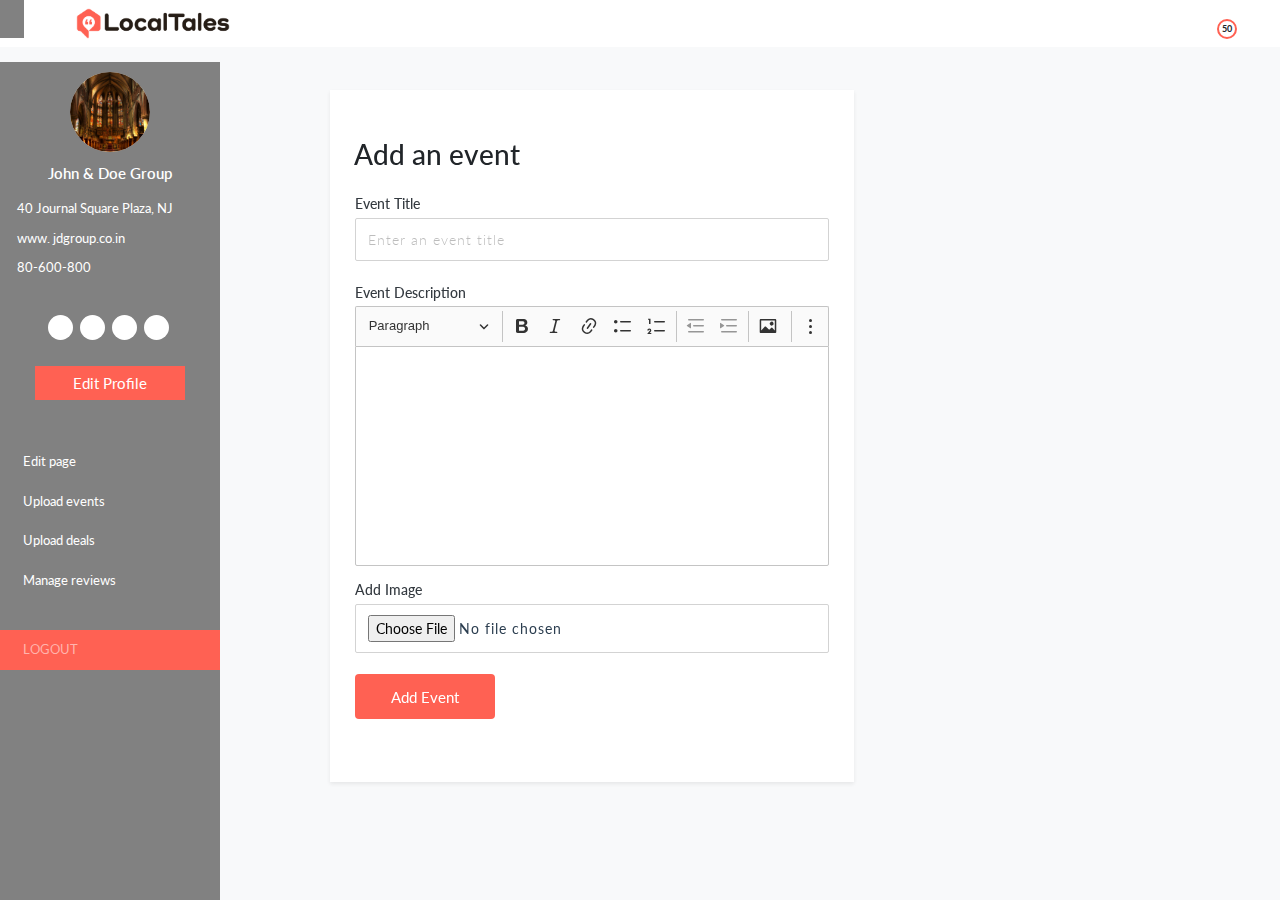
<file: add-event.html>
<!DOCTYPE html>
<html lang="en">

<head>
    <title>Local Tales</title>
    <meta charset="utf-8">
    <meta name="viewport" content="width=device-width, initial-scale=1">
    <meta name="description" content="">
    <link rel="stylesheet" href="https://cdnjs.cloudflare.com/ajax/libs/font-awesome/5.15.2/css/all.min.css"
        integrity="sha512-HK5fgLBL+xu6dm/Ii3z4xhlSUyZgTT9tuc/hSrtw6uzJOvgRr2a9jyxxT1ely+B+xFAmJKVSTbpM/CuL7qxO8w=="
        crossorigin="anonymous" />
    <link rel="stylesheet" href="css/bootstrap.min.css">
    <link rel="stylesheet" type="text/css" href="css/slick.css" />
    <link rel="stylesheet" type="text/css" href="css/slick-theme.css" />
    <link rel="stylesheet" href="css/style.css">

</head>

<body class="bg-lightgray">

    <header>
        <nav class="mnb navbar navbar-default fixed-top topnav">
            <div class="container-fluid">
                <div class="navbar-header">
                    <!-- <button type="button" class="navbar-toggle collapsed" data-toggle="collapse" data-target="#navbar" aria-expanded="false" aria-controls="navbar">
          <span class="sr-only">Toggle navigation</span>
          <i class="ic fa fa-bars"></i>
        </button> -->
                    <div>
                        <a href="#" id="msbo" class="menuIcon"><i class="ic fa fa-bars"></i></a>
                        <a href="#" class="admin-brand"><img src="./images/logo.png" class="img-fluid"></a>
                    </div>
                </div>
                <div id="navbar" class="top-rightmenu">
                    <ul class="navbar-nav ml-aoto">
                        <li>
                            <a href="#"><i class="far fa-bell"></i></a>
                            <span class="count-noti">
                                50
                            </span>
                        </li>
                        <li><a href="#"><i class="fas fa-cog"></i></a></li>
                    </ul>
                </div>
            </div>
        </nav>
        <!--msb: main sidebar-->
        <div class="msb" id="msb">
            <nav class="navbar navbar-default" role="navigation">
                <!-- Brand and toggle get grouped for better mobile display -->
                <div class="navbar-header">
                    <div class="brand-wrapper">
                        <!-- Brand -->
                        <div class="brand-name-wrapper">
                            <div class="user-profile-pic">
                                <img src="./images/c2.jpg">
                            </div>
                            <h6>John & Doe Group</h6>
                            <ul class="left-menuadd">
                                <li><i class="fas fa-map-marker-alt"></i> 40 Journal Square Plaza, NJ</li>
                                <li><i class="fas fa-globe"></i> www. jdgroup.co.in</li>
                                <li><i class="fas fa-phone-alt"></i> 80-600-800</li>
                            </ul>
                            <div class="social-div text-center">
                                <ul>
                                    <li><a href=""><i class="fab fa-facebook-f"></i></a></li>
                                    <li><a href=""><i class="fab fa-twitter"></i></a></li>
                                    <li><a href=""><i class="fab fa-instagram"></i></a></li>
                                    <li><a href=""><i class="fab fa-youtube"></i></a></li>
                                </ul>
                                <a href="#" class="pro-edit"><i class="far fa-edit"></i> Edit Profile</a>
                            </div>
                        </div>

                    </div>

                </div>

                <!-- Main Menu -->
                <div class="side-menu-container">
                    <ul class="nav navbar-nav">
                        <li><a href="#"><i class="far fa-edit"></i>Edit page</a></li>
                        <li class="active"><a href="#"><i class="far fa-calendar-alt"></i>Upload events</a></li>
                        <li><a href="#"><i class="fa fa-heart"></i> Upload deals</a></li>
                        <li><a href="#"><i class="far fa-thumbs-up"></i>Manage reviews</a></li>
                        <li><a href="#" class="logout-bg"><i class="fas fa-sign-out-alt"></i>LOGOUT</a></li>
                    </ul>
                </div><!-- /.navbar-collapse -->
            </nav>
        </div>

        <!--main content wrapper-->
        <div class="mcw">
            <div class="container-fluid">
                <div class="row m-0">
                    <div class="col-12 col-md-7">
                        <form class="card border-0 px-2 py-4 px-md-4 py-md-5 shadow-sm">
                            <h3 class="pb-3">Add an event</h3>
                            <div class="row px-3">
                                <label class="mb-1">
                                    <h6 class="mb-0 text-sm text-dark">Event Title</h6>
                                </label>
                                <input class="mb-4" type="text" name="email" placeholder="Enter an event title">
                            </div>
                            <div class="row px-3">
                                <label class="mb-1">
                                    <h6 class="mb-0 text-sm text-dark">Event Description</h6>
                                </label>
                                <div class="col-12 p-0">
                                    <div class="w-100 col-12" id="eveDesc"></div>
                                </div>
                            </div>
                            <div class="row mt-3 px-3">
                                <label class="mb-1">
                                    <h6 class="mb-0 text-sm text-dark">Add Image</h6>
                                </label>
                                <input type="file" name="featured-image">
                            </div>
                            <div class="row mt-3 px-3">
                                <button type="submit" class="btn btn-blue text-center">Add Event</button>
                            </div>
                        </form>
                    </div>
                </div>
            </div>
        </div>
        <!--end-main content wrapper-->
    </header>

    <!--Script-->

    <script src="js/jquery.min.js"></script>
    <script src="js/popper.min.js"></script>
    <script src="js/bootstrap.min.js"></script>
    <script type="text/javascript" src="js/slick.min.js"></script>
    <script src="js/ckeditor.js"></script>
    <script src="js/custom.js"></script>
    <script>
        // CKEDITOR.replace( '#eveDesc' );

        ClassicEditor.create(document.querySelector('#eveDesc'))
    </script>




</body>

</html>
</file>
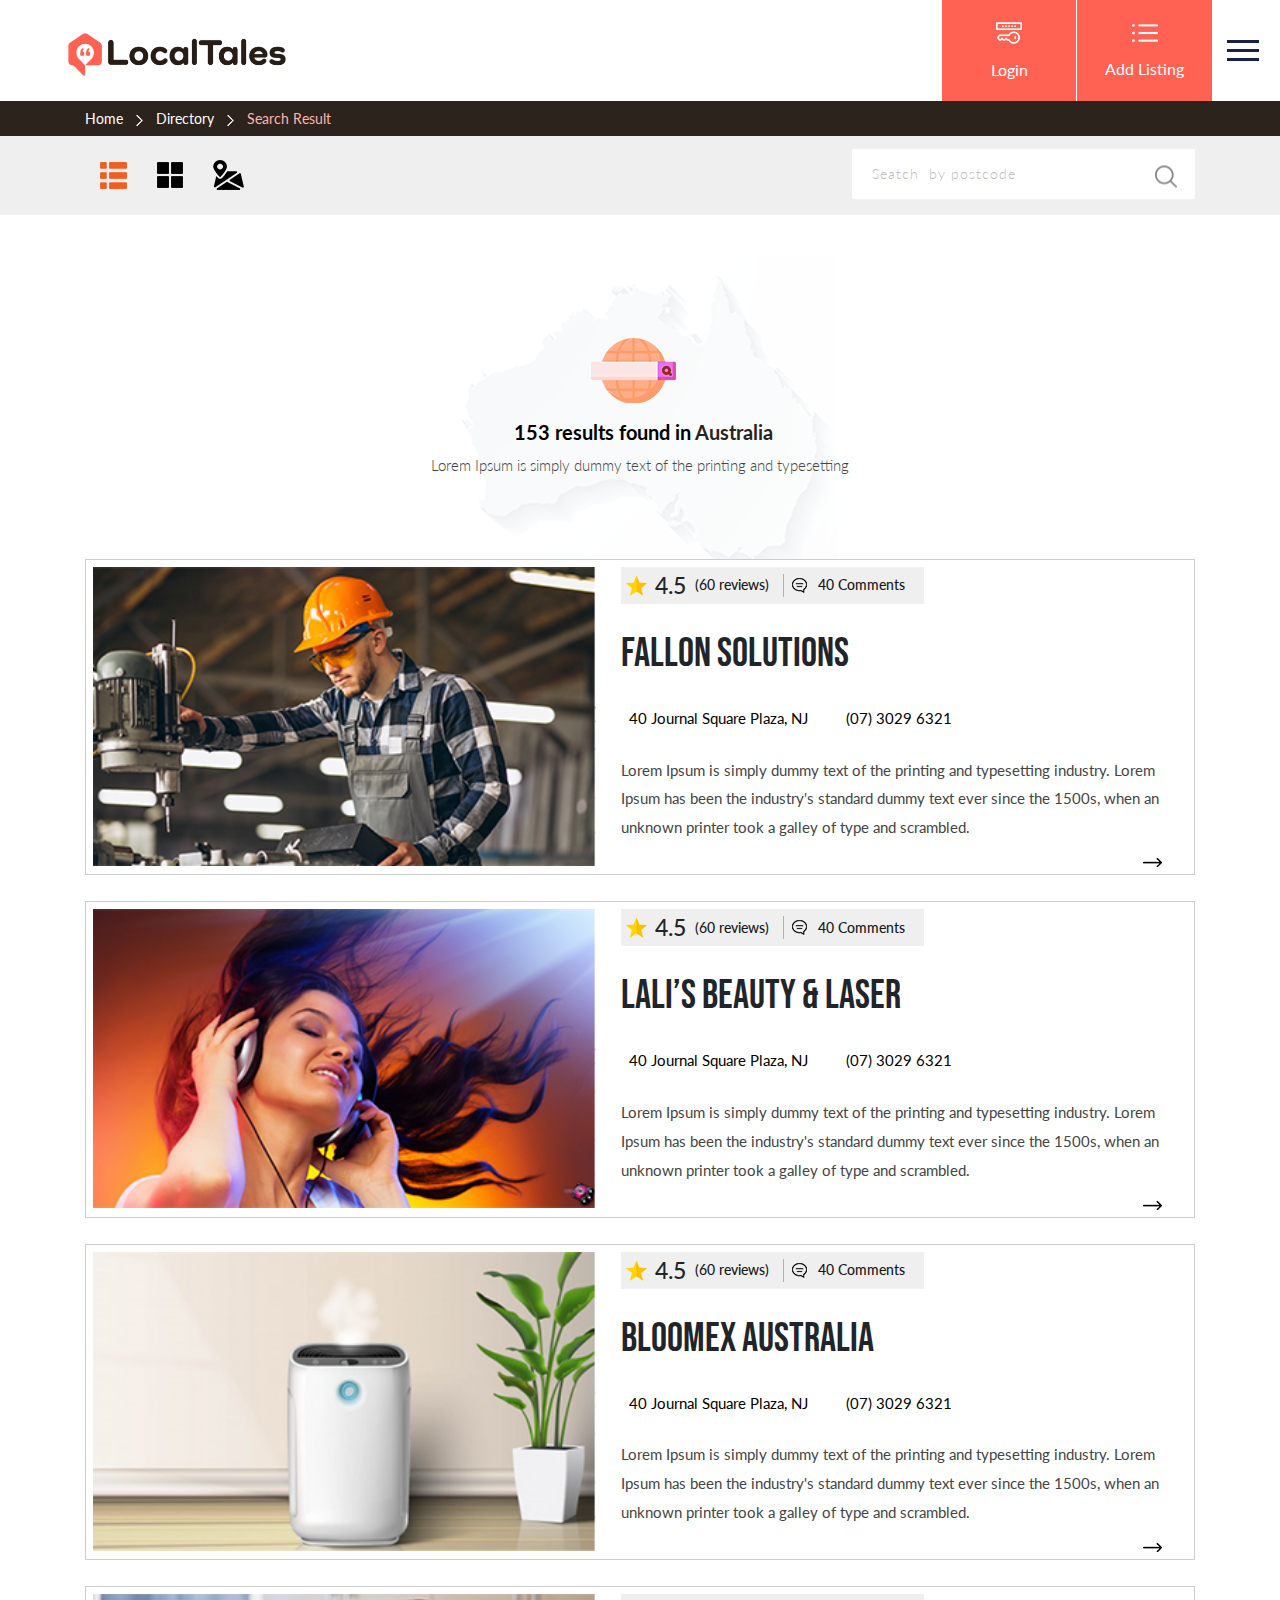
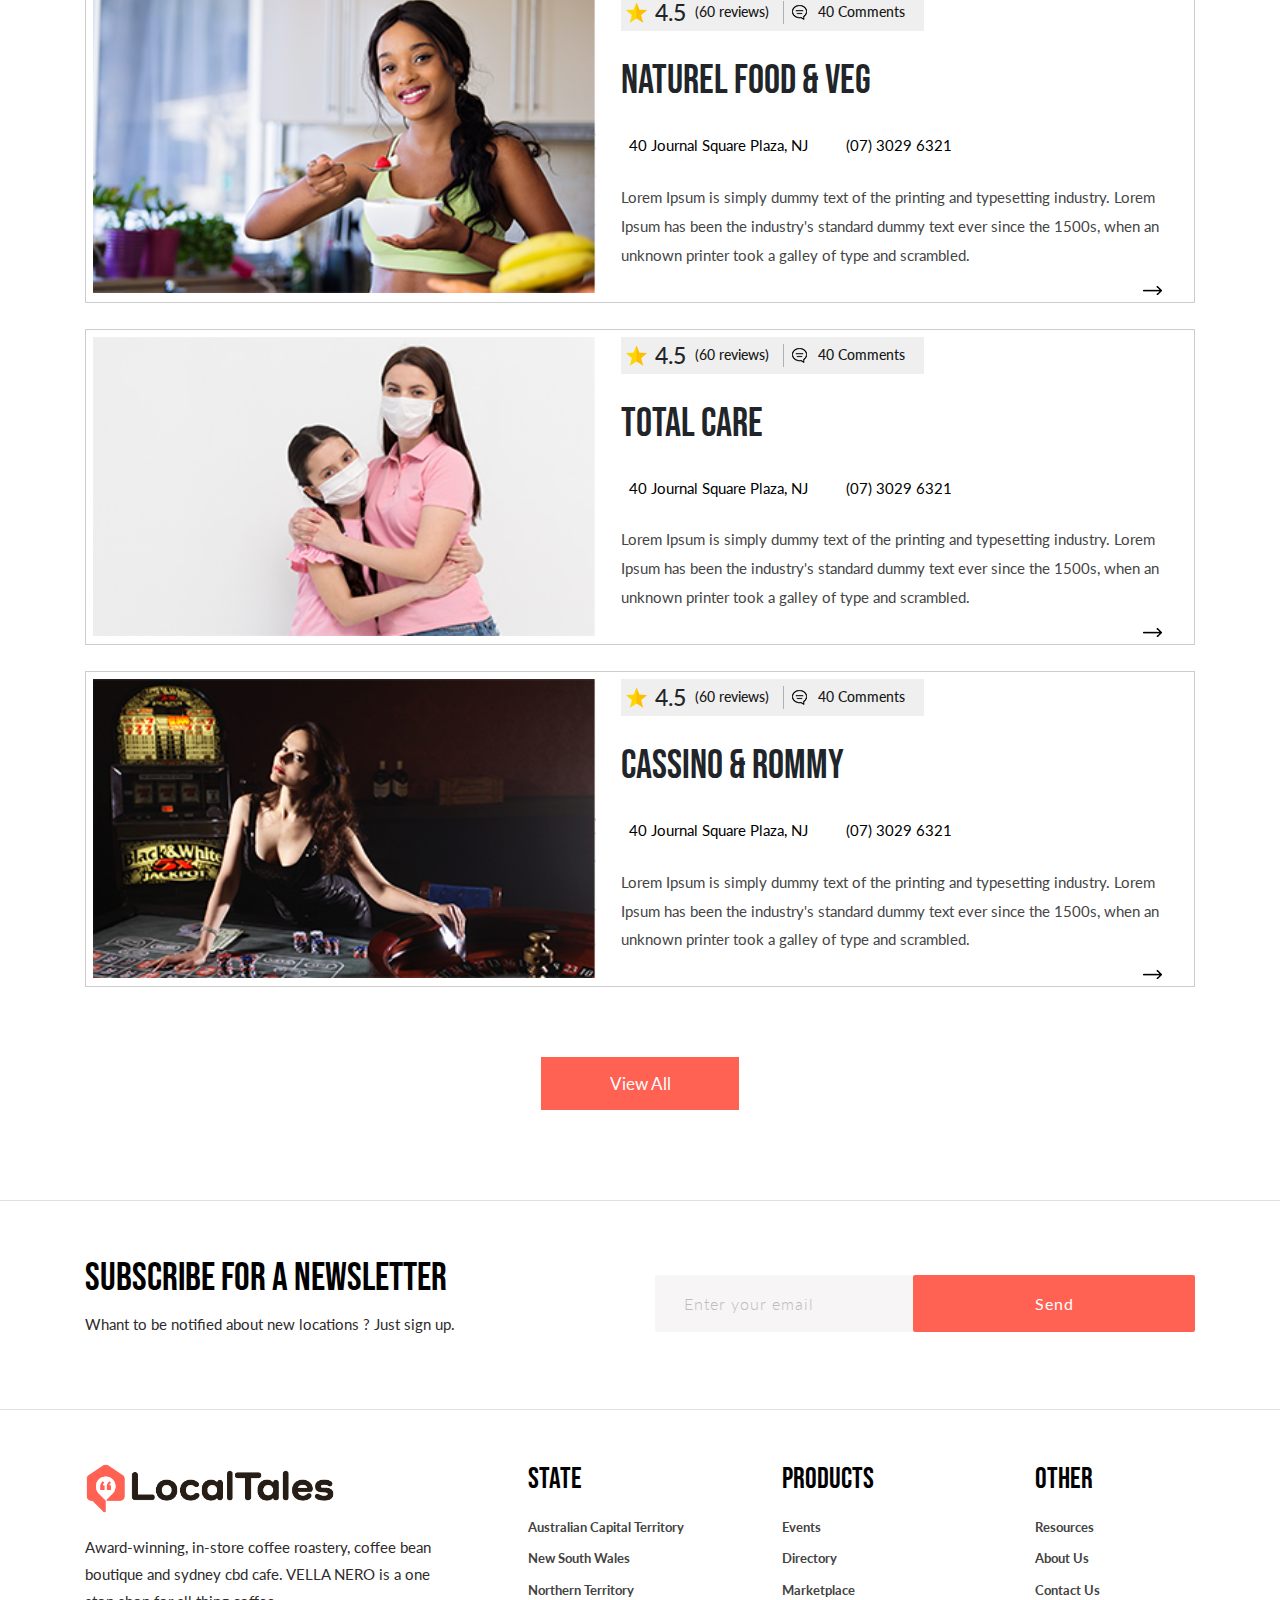
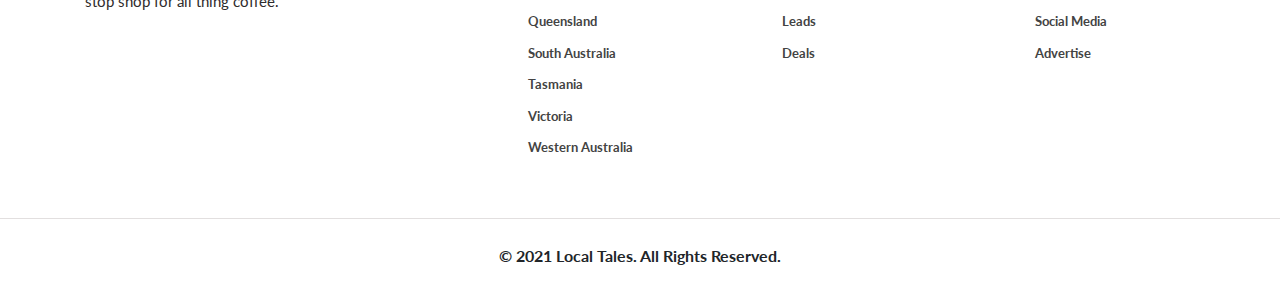
<file: directory-search-result-page-gridview-v1.html>
<!DOCTYPE html>
<html lang="en">
<head>
  <title>Local Tales</title>
  <meta charset="utf-8">
  <meta name="viewport" content="width=device-width, initial-scale=1">
  <meta name="description" content="">
  <link rel="stylesheet" href="https://cdnjs.cloudflare.com/ajax/libs/font-awesome/5.15.2/css/all.min.css" integrity="sha512-HK5fgLBL+xu6dm/Ii3z4xhlSUyZgTT9tuc/hSrtw6uzJOvgRr2a9jyxxT1ely+B+xFAmJKVSTbpM/CuL7qxO8w==" crossorigin="anonymous" />
  <link rel="stylesheet" href="css/bootstrap.min.css">
  <link rel="stylesheet" type="text/css" href="css/slick.css"/>
  <link rel="stylesheet" type="text/css" href="css/slick-theme.css"/>
  <link rel="stylesheet" href="css/style.css">

</head>
<body>
<header>
	<a href="#" class="logo">
		<img src="images/logo.png">
	</a>
	<div class="left-header">
		<div class="navigation">
			<ul class="menu">
				<li><a href="#">Home</a></li>
				<li><a href="#">Postcodes <span><i class="fas fa-chevron-down"></i></span> </a>
					<ul>
						<li><a href="#">Queensland</a></li>
						<li><a href="#">Victoria</a></li>
						<li><a href="#">New South Wales</a></li>
						<li><a href="#">Tasmania</a></li>
						<li><a href="#">South Australia</a></li>
						<li><a href="#">Western Australia</a></li>
						<li><a href="#">Northern Territory</a></li>
						<li><a href="#">Australian Capital Territory </a></li>
					</ul>
				</li>
				<li><a href="#">Directory</a></li>
				<li><a href="#">Events </a></li>
				<li><a href="#">Marketplace</a></li>
				<li><a href="#">Deals </a></li>
				<li><a href="#">Local Leads</a></li>
				<li><a href="#">Resources</a></li>
				<li><a href="#">About Us <span><i class="fas fa-chevron-down"></i></span> </a>
					<ul>
						<li><a href="#">FAQs</a></li>
					</ul>

				</li>
				<li><a href="#">Contact Us</a></li>
			</ul>
		</div>
		<ul class="button-list">
			<li>
				<a href="#">
					<span><img src="images/login-icon.png"></span>
					Login
				</a>
			</li>
			<li>
				<a href="#">
					<span><img src="images/listing-icon.png"></span>
					Add Listing
				</a>
			</li>
		</ul>
		<div class="ham">
			<span></span>
			<span></span>
			<span></span>
		</div>
	</div>
</header>

<section class="breadcumb_wrap">
	<div class="container">
		<div class="row">
			<div class="col-12">
				<ul class="breadcumb_list">
					<li><a href="index.html">Home</a></li>
					<li><img src="images/down-arrow.png"></li>
					<li><a href="index.html">Directory</a></li>
					<li><img src="images/down-arrow.png"></li>
					<li>Search Result</li>
				</ul>
			</div>
		</div>
	</div>
</section>

<section class="search_history_wrap">
	<div class="history_grid_header history_grid_header-mod">
		<div class="container">
			<div class="row">
				<div class="col-12 d-flex flex-column flex-md-row align-items-center justify-content-between">
					<ul class="nav nav-tabs" id="myTab" role="tablist">
					  	<li class="nav-item" role="presentation">
					    	<a class="nav-link active" id="list-tab" data-toggle="tab" href="#list" role="tab" aria-controls="list" aria-selected="true"><img class="display-none" src="images/list-2.png"><img class="display-block" src="images/list-active.png"></a>
					  	</li>
					  	<li class="nav-item" role="presentation">
					    	<a class="nav-link" id="gird-tab" data-toggle="tab" href="#gird" role="tab" aria-controls="gird" aria-selected="false"><img class="display-none" src="images/grid.png"><img class="display-block" src="images/active-grid.png"></a>
					  	</li>
					  	<li class="nav-item" role="presentation">
					    	<a class="nav-link" id="map-tab" data-toggle="tab" href="#map" role="tab" aria-controls="map" aria-selected="false"><img class="display-none" src="images/map.png"><img class="display-block" src="images/map-active.png"></a>
					  </li>
					</ul>
					<div class="search_form_wrap">
						<form>
							<input type="text" name="" placeholder="Seatch  by postcode">
							<button><img src="images/magnify.png"></button>
						</form>
					</div>
				</div>
			</div>
		</div>
	</div>
	<div class="history_grid_body history_grid_body-mod">
		<div class="container">
			<div class="row">
				<div class="col-12">
					<div class="tab-content" id="myTabContent">
					  	<div class="tab-pane fade show active" id="list" role="tabpanel" aria-labelledby="list-tab">
					  		<div class="result_tab_title_wrap">
					  			<h5 class="result_tab_title">153 results found in <a href="#">Australia</a></h5>
					  			<p>Lorem Ipsum is simply dummy text of the printing and typesetting</p>
					  		</div>
					  		<ul class="search_list_items search_list_items-mod">
					  			<li>
					  				<div class="location_img_wrap">
					  					<img src="images/14306.png">
					  				</div>
					  				<div class="list_content_wrap">
					  					<ul class="rating_coments">
					  						<li>
					  							<img src="images/star.png">
					  							<h5>4.5 <span>(60 reviews)</span></h5>
					  						</li>
					  						<li>
					  							<img src="images/chat.png">
					  							<h5><span>40 Comments</span></h5>
					  						</li>
					  					</ul>
					  					<h4 class="place_title bebasnew">Fallon Solutions</h4>
					  					<div class="location_details">
					  						<p class="location"> <i class="fas fa-map-marker-alt"></i> 40 Journal Square Plaza, NJ</p>
						  					<p class="phone_call"> <i class="fas fa-phone-alt"></i> (07) 3029 6321</p>
					  					</div>
						  				<p class="history_details">Lorem Ipsum is simply dummy text of the printing and typesetting industry. Lorem Ipsum has been the industry's standard dummy text ever since the 1500s, when an unknown printer took a galley of type and scrambled.</p>
						  				<a href="#"><img src="images/right-arrow.png"></a>
					  				</div>
					  			</li>
					  			<li>
					  				<div class="location_img_wrap">
					  					<img src="images/gWzsG3.png">
					  				</div>
					  				<div class="list_content_wrap">
					  					<ul class="rating_coments">
					  						<li>
					  							<img src="images/star.png">
					  							<h5>4.5 <span>(60 reviews)</span></h5>
					  						</li>
					  						<li>
					  							<img src="images/chat.png">
					  							<h5><span>40 Comments</span></h5>
					  						</li>
					  					</ul>
					  					<h4 class="place_title bebasnew">LALI’S BEAUTY & LASER </h4>
						  				<div class="location_details">
					  						<p class="location"> <i class="fas fa-map-marker-alt"></i> 40 Journal Square Plaza, NJ</p>
						  					<p class="phone_call"> <i class="fas fa-phone-alt"></i> (07) 3029 6321</p>
					  					</div>
						  				<p class="history_details">Lorem Ipsum is simply dummy text of the printing and typesetting industry. Lorem Ipsum has been the industry's standard dummy text ever since the 1500s, when an unknown printer took a galley of type and scrambled.</p>
						  				<a href="#"><img src="images/right-arrow.png"></a>
					  				</div>
					  			</li>
					  			<li>
					  				<div class="location_img_wrap">
					  					<img src="images/air-purifier-interior.png">
					  				</div>
					  				<div class="list_content_wrap">
					  					<ul class="rating_coments">
					  						<li>
					  							<img src="images/star.png">
					  							<h5>4.5 <span>(60 reviews)</span></h5>
					  						</li>
					  						<li>
					  							<img src="images/chat.png">
					  							<h5><span>40 Comments</span></h5>
					  						</li>
					  					</ul>
					  					<h4 class="place_title bebasnew">BLOOMEX AUSTRALIA</h4>
						  				<div class="location_details">
					  						<p class="location"> <i class="fas fa-map-marker-alt"></i> 40 Journal Square Plaza, NJ</p>
						  					<p class="phone_call"> <i class="fas fa-phone-alt"></i> (07) 3029 6321</p>
					  					</div>
						  				<p class="history_details">Lorem Ipsum is simply dummy text of the printing and typesetting industry. Lorem Ipsum has been the industry's standard dummy text ever since the 1500s, when an unknown printer took a galley of type and scrambled.</p>
						  				<a href="#"><img src="images/right-arrow.png"></a>
					  				</div>
					  			</li>
					  			<li>
					  				<div class="location_img_wrap">
					  					<img src="images/adult-bowl-cute-daylight-1153370.png">
					  				</div>
					  				<div class="list_content_wrap">
					  					<ul class="rating_coments">
					  						<li>
					  							<img src="images/star.png">
					  							<h5>4.5 <span>(60 reviews)</span></h5>
					  						</li>
					  						<li>
					  							<img src="images/chat.png">
					  							<h5><span>40 Comments</span></h5>
					  						</li>
					  					</ul>
					  					<h4 class="place_title bebasnew">NATUREL FOOD & VEG</h4>
						  				<div class="location_details">
					  						<p class="location"> <i class="fas fa-map-marker-alt"></i> 40 Journal Square Plaza, NJ</p>
						  					<p class="phone_call"> <i class="fas fa-phone-alt"></i> (07) 3029 6321</p>
					  					</div>
						  				<p class="history_details">Lorem Ipsum is simply dummy text of the printing and typesetting industry. Lorem Ipsum has been the industry's standard dummy text ever since the 1500s, when an unknown printer took a galley of type and scrambled.</p>
						  				<a href="#"><img src="images/right-arrow.png"></a>
					  				</div>
					  			</li>
					  			<li>
					  				<div class="location_img_wrap">
					  					<img src="images/3788840.png">
					  				</div>
					  				<div class="list_content_wrap">
					  					<ul class="rating_coments">
					  						<li>
					  							<img src="images/star.png">
					  							<h5>4.5 <span>(60 reviews)</span></h5>
					  						</li>
					  						<li>
					  							<img src="images/chat.png">
					  							<h5><span>40 Comments</span></h5>
					  						</li>
					  					</ul>
					  					<h4 class="place_title bebasnew">TOTAL CARE</h4>
						  				<div class="location_details">
					  						<p class="location"> <i class="fas fa-map-marker-alt"></i> 40 Journal Square Plaza, NJ</p>
						  					<p class="phone_call"> <i class="fas fa-phone-alt"></i> (07) 3029 6321</p>
					  					</div>
						  				<p class="history_details">Lorem Ipsum is simply dummy text of the printing and typesetting industry. Lorem Ipsum has been the industry's standard dummy text ever since the 1500s, when an unknown printer took a galley of type and scrambled.</p>
						  				<a href="#"><img src="images/right-arrow.png"></a>
					  				</div>
					  			</li>
					  			<li>
					  				<div class="location_img_wrap">
					  					<img src="images/cards-1066386_1920.png">
					  				</div>
					  				<div class="list_content_wrap">
					  					<ul class="rating_coments">
					  						<li>
					  							<img src="images/star.png">
					  							<h5>4.5 <span>(60 reviews)</span></h5>
					  						</li>
					  						<li>
					  							<img src="images/chat.png">
					  							<h5><span>40 Comments</span></h5>
					  						</li>
					  					</ul>
					  					<h4 class="place_title bebasnew">CASSINO & ROMMY</h4>
						  				<div class="location_details">
					  						<p class="location"> <i class="fas fa-map-marker-alt"></i> 40 Journal Square Plaza, NJ</p>
						  					<p class="phone_call"> <i class="fas fa-phone-alt"></i> (07) 3029 6321</p>
					  					</div>
						  				<p class="history_details">Lorem Ipsum is simply dummy text of the printing and typesetting industry. Lorem Ipsum has been the industry's standard dummy text ever since the 1500s, when an unknown printer took a galley of type and scrambled.</p>
						  				<a href="#"><img src="images/right-arrow.png"></a>
					  				</div>
					  			</li>
					  		</ul>
					  		<a href="#" class="orange-btm load_btn">View All</a>
					  	</div>
					  	<div class="tab-pane fade" id="gird" role="tabpanel" aria-labelledby="gird-tab">
					  		<div class="result_tab_title_wrap">
					  			<h5 class="result_tab_title">153 results found in <a href="#">Australia</a></h5>
					  			<p>Lorem Ipsum is simply dummy text of the printing and typesetting</p>
					  		</div>
					  		<ul class="search_list_items">
					  			<li>
					  				<div class="location_img_wrap">
					  					<img src="images/14306.png">
					  					<ul class="rating_coments">
					  						<li>
					  							<img src="images/star.png">
					  							<h5>4.5 <span>(60 reviews)</span></h5>
					  						</li>
					  						<li>
					  							<img src="images/chat.png">
					  							<h5><span>40 Comments</span></h5>
					  						</li>
					  					</ul>
					  				</div>
					  				<div class="list_content_wrap">
					  					<h4 class="place_title bebasnew">Fallon Solutions</h4>
						  				<p class="location"> <i class="fas fa-map-marker-alt"></i> 41 Devlan St, Mansfield, QLD, 4122</p>
						  				<p class="phone_call"> <i class="fas fa-phone-alt"></i> (07) 3029 6321</p>
						  				<p class="history_details">Lorem Ipsum is simply dummy text of the printing and typesetting industry.</p>
						  				<a href="#"><img src="images/right-arrow.png"></a>
					  				</div>
					  			</li>
					  			<li>
					  				<div class="location_img_wrap">
					  					<img src="images/gWzsG3.png">
					  					<ul class="rating_coments">
					  						<li>
					  							<img src="images/star.png">
					  							<h5>4.5 <span>(60 reviews)</span></h5>
					  						</li>
					  						<li>
					  							<img src="images/chat.png">
					  							<h5><span>40 Comments</span></h5>
					  						</li>
					  					</ul>
					  				</div>
					  				<div class="list_content_wrap">
					  					<h4 class="place_title bebasnew">LALI’S BEAUTY & LASER </h4>
						  				<p class="location"> <i class="fas fa-map-marker-alt"></i> 41 Devlan St, Mansfield, QLD, 4122</p>
						  				<p class="phone_call"> <i class="fas fa-phone-alt"></i> (07) 3029 6321</p>
						  				<p class="history_details">Lorem Ipsum is simply dummy text of the printing and typesetting industry.</p>
						  				<a href="#"><img src="images/right-arrow.png"></a>
					  				</div>
					  			</li>
					  			<li>
					  				<div class="location_img_wrap">
					  					<img src="images/air-purifier-interior.png">
					  					<ul class="rating_coments">
					  						<li>
					  							<img src="images/star.png">
					  							<h5>4.5 <span>(60 reviews)</span></h5>
					  						</li>
					  						<li>
					  							<img src="images/chat.png">
					  							<h5><span>40 Comments</span></h5>
					  						</li>
					  					</ul>
					  				</div>
					  				<div class="list_content_wrap">
					  					<h4 class="place_title bebasnew">BLOOMEX AUSTRALIA</h4>
						  				<p class="location"> <i class="fas fa-map-marker-alt"></i> 41 Devlan St, Mansfield, QLD, 4122</p>
						  				<p class="phone_call"> <i class="fas fa-phone-alt"></i> (07) 3029 6321</p>
						  				<p class="history_details">Lorem Ipsum is simply dummy text of the printing and typesetting industry.</p>
						  				<a href="#"><img src="images/right-arrow.png"></a>
					  				</div>
					  			</li>
					  			<li>
					  				<div class="location_img_wrap">
					  					<img src="images/adult-bowl-cute-daylight-1153370.png">
					  					<ul class="rating_coments">
					  						<li>
					  							<img src="images/star.png">
					  							<h5>4.5 <span>(60 reviews)</span></h5>
					  						</li>
					  						<li>
					  							<img src="images/chat.png">
					  							<h5><span>40 Comments</span></h5>
					  						</li>
					  					</ul>
					  				</div>
					  				<div class="list_content_wrap">
					  					<h4 class="place_title bebasnew">NATUREL FOOD & VEG</h4>
						  				<p class="location"> <i class="fas fa-map-marker-alt"></i> 41 Devlan St, Mansfield, QLD, 4122</p>
						  				<p class="phone_call"> <i class="fas fa-phone-alt"></i> (07) 3029 6321</p>
						  				<p class="history_details">Lorem Ipsum is simply dummy text of the printing and typesetting industry.</p>
						  				<a href="#"><img src="images/right-arrow.png"></a>
					  				</div>
					  			</li>
					  			<li>
					  				<div class="location_img_wrap">
					  					<img src="images/3788840.png">
					  					<ul class="rating_coments">
					  						<li>
					  							<img src="images/star.png">
					  							<h5>4.5 <span>(60 reviews)</span></h5>
					  						</li>
					  						<li>
					  							<img src="images/chat.png">
					  							<h5><span>40 Comments</span></h5>
					  						</li>
					  					</ul>
					  				</div>
					  				<div class="list_content_wrap">
					  					<h4 class="place_title bebasnew">TOTAL CARE</h4>
						  				<p class="location"> <i class="fas fa-map-marker-alt"></i> 41 Devlan St, Mansfield, QLD, 4122</p>
						  				<p class="phone_call"> <i class="fas fa-phone-alt"></i> (07) 3029 6321</p>
						  				<p class="history_details">Lorem Ipsum is simply dummy text of the printing and typesetting industry.</p>
						  				<a href="#"><img src="images/right-arrow.png"></a>
					  				</div>
					  			</li>
					  			<li>
					  				<div class="location_img_wrap">
					  					<img src="images/cards-1066386_1920.png">
					  					<ul class="rating_coments">
					  						<li>
					  							<img src="images/star.png">
					  							<h5>4.5 <span>(60 reviews)</span></h5>
					  						</li>
					  						<li>
					  							<img src="images/chat.png">
					  							<h5><span>40 Comments</span></h5>
					  						</li>
					  					</ul>
					  				</div>
					  				<div class="list_content_wrap">
					  					<h4 class="place_title bebasnew">CASSINO & ROMMY</h4>
						  				<p class="location"> <i class="fas fa-map-marker-alt"></i> 41 Devlan St, Mansfield, QLD, 4122</p>
						  				<p class="phone_call"> <i class="fas fa-phone-alt"></i> (07) 3029 6321</p>
						  				<p class="history_details">Lorem Ipsum is simply dummy text of the printing and typesetting industry.</p>
						  				<a href="#"><img src="images/right-arrow.png"></a>
					  				</div>
					  			</li>
					  		</ul>
					  		<a href="#" class="orange-btm load_btn">View All</a>
					  	</div>
					  	<div class="tab-pane fade" id="map" role="tabpanel" aria-labelledby="map-tab">
					  		
					  	</div>
					</div>
				</div>
			</div>
		</div>
	</div>
</section>

<section class="newsletter-section">
	<div class="container">
		<div class="row align-items-center">
			<div class="col-md-6">
				<h2 class="main-heading">Subscribe For a Newsletter</h2>
				<p>Whant to be notified about new locations ? Just sign up.</p>
			</div>
			<div class="col-md-6">
				<form id="" action="" class="news">
					<input type="text" id="usr" placeholder="Enter your email">
					<input type="submit" id="43t" value="Send">
				</form>
			</div>
		</div>
	</div>
</section>
<footer>
	<div class="container">
		<div class="row justify-content-between">
			<div class="col-md-4">
				<a href="#" class="footer-logo">
					<img src="images/logo.png">
				</a>
				<p>
					Award-winning, in-store coffee roastery, coffee bean boutique and sydney cbd cafe. VELLA NERO is a one stop shop for all thing coffee.
				</p>
			</div>
			<div class="col-md-2">
				<h3 class="footer-heading">State</h3>
				<ul class="footer-list">
					<li><a href="#">Australian Capital Territory</a></li>
					<li><a href="#">New South Wales</a></li>
					<li><a href="#">Northern Territory</a></li>
					<li><a href="#">Queensland</a></li>
					<li><a href="#">South Australia</a></li>
					<li><a href="#">Tasmania</a></li>
					<li><a href="#">Victoria</a></li>
					<li><a href="#">Western Australia</a></li>
				</ul>
			</div>
			<div class="col-md-2">
				<h3 class="footer-heading">Products</h3>
				<ul class="footer-list">
					<li><a href="#">Events</a></li>
					<li><a href="#">Directory</a></li>
					<li><a href="#">Marketplace</a></li>
					<li><a href="#">Leads</a></li>
					<li><a href="#">Deals</a></li>
				</ul>
			</div>
			<div class="col-md-2">
				<h3 class="footer-heading">Other</h3>
				<ul class="footer-list">
					<li><a href="#">Resources</a></li>
					<li><a href="#">About Us</a></li>
					<li><a href="#">Contact Us</a></li>
					<li><a href="#">Social Media</a></li>
					<li><a href="#">Advertise</a></li>
				</ul>
			</div>
		</div>
	</div>
	<div class="copyright">© 2021 Local Tales. All Rights Reserved.</div>
</footer>




<script src="js/jquery.min.js"></script>
<script src="js/popper.min.js"></script>
<script src="js/bootstrap.min.js"></script>
<script type="text/javascript" src="js/slick.min.js"></script>


<script type="text/javascript">
	$(document).ready(function(){
		$('.ham').click(function(e){
			e.stopPropagation();
			$('.navigation').toggleClass('slide');
		});

		$(document).click(function(){
			$('.navigation').removeClass('slide');
		});

		$('.navigation').click(function(e){
			e.stopPropagation();
		});
	});
</script>

</body>
</html>
</file>
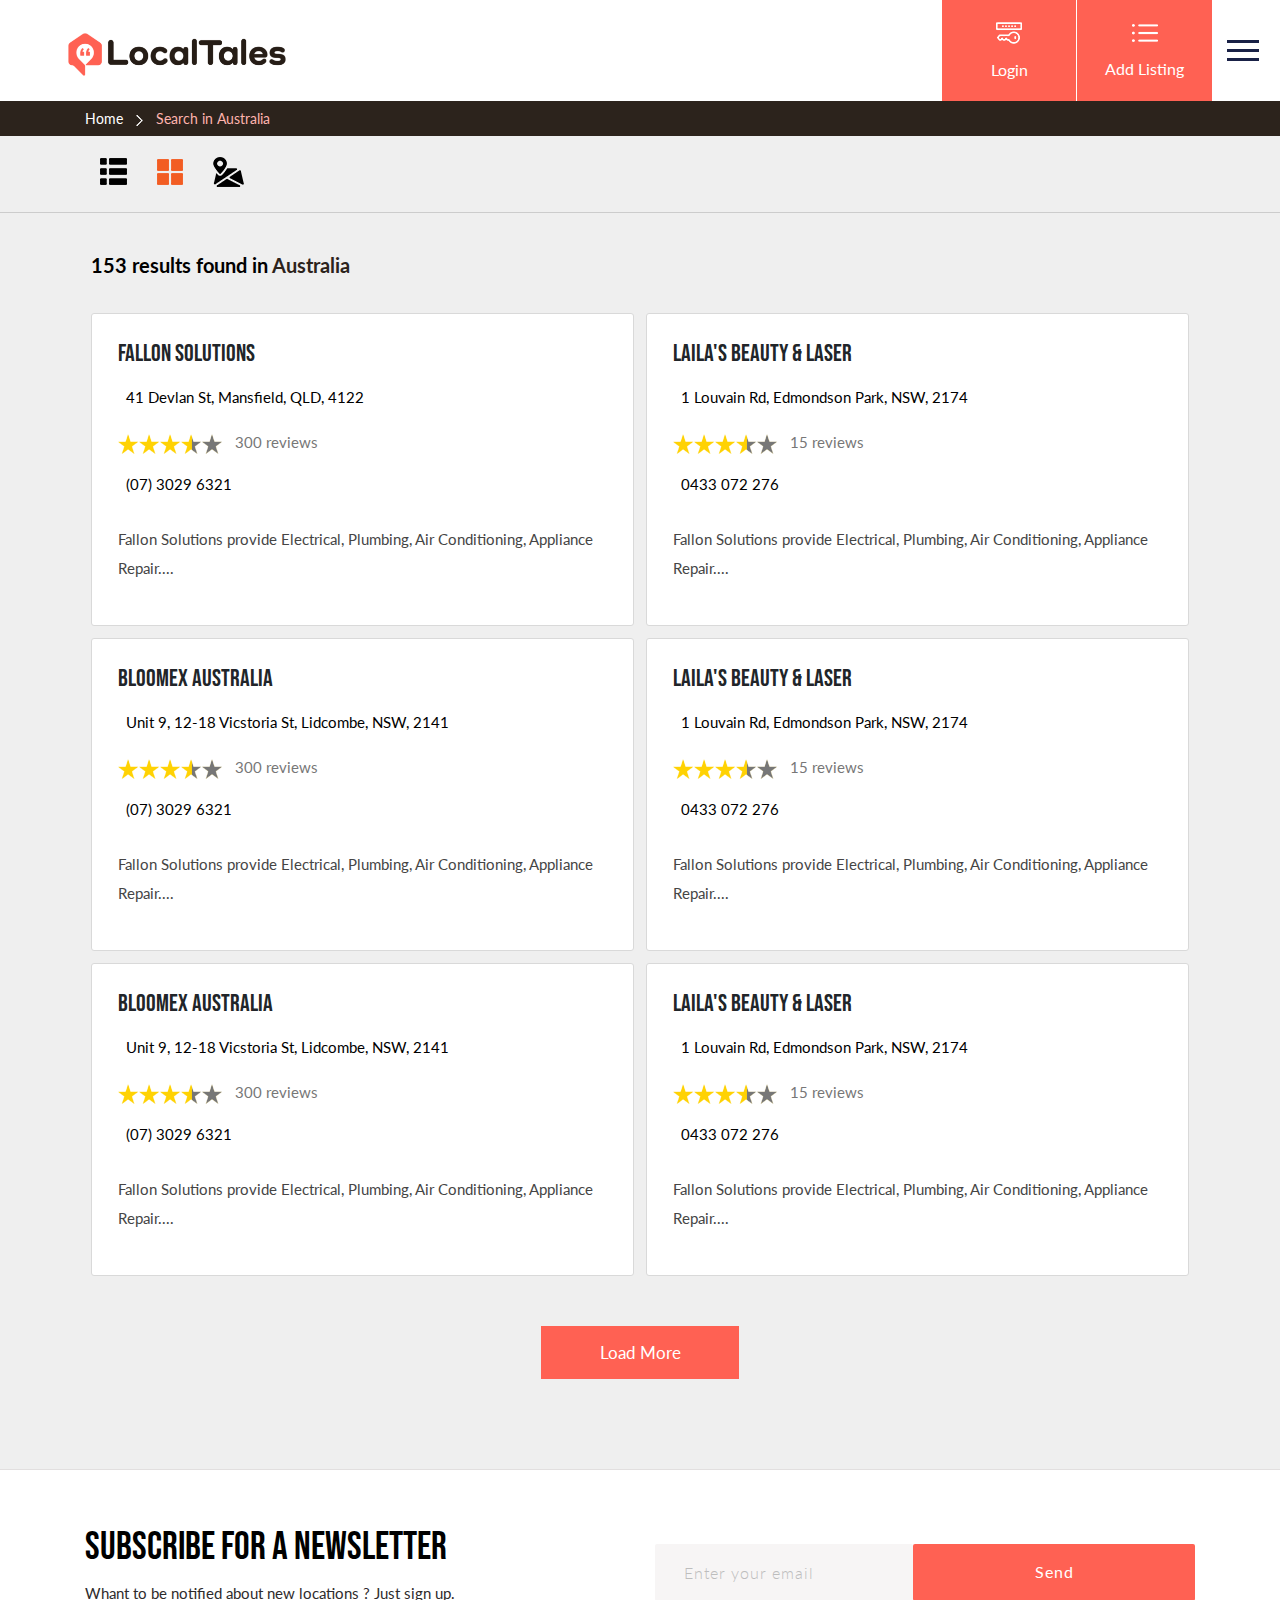
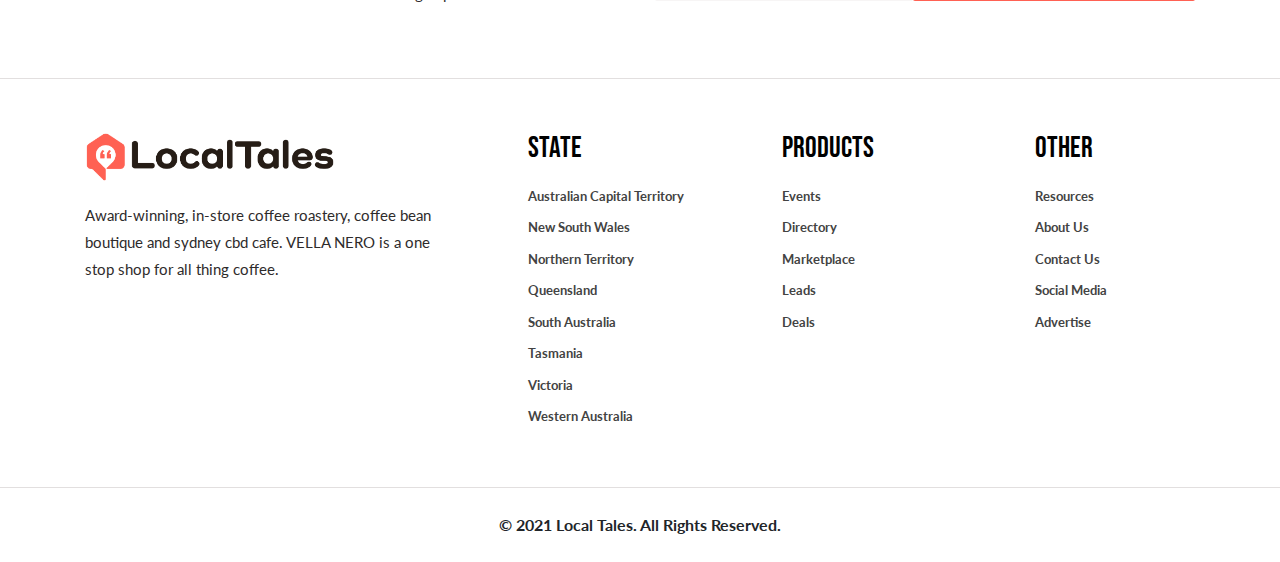
<file: directory-search-result-page-gridview.html>
<!DOCTYPE html>
<html lang="en">
<head>
  <title>Local Tales</title>
  <meta charset="utf-8">
  <meta name="viewport" content="width=device-width, initial-scale=1">
  <meta name="description" content="">
  <link rel="stylesheet" href="https://cdnjs.cloudflare.com/ajax/libs/font-awesome/5.15.2/css/all.min.css" integrity="sha512-HK5fgLBL+xu6dm/Ii3z4xhlSUyZgTT9tuc/hSrtw6uzJOvgRr2a9jyxxT1ely+B+xFAmJKVSTbpM/CuL7qxO8w==" crossorigin="anonymous" />
  <link rel="stylesheet" href="css/bootstrap.min.css">
  <link rel="stylesheet" type="text/css" href="css/slick.css"/>
  <link rel="stylesheet" type="text/css" href="css/slick-theme.css"/>
  <link rel="stylesheet" href="css/style.css">

</head>
<body>
<header>
	<a href="#" class="logo">
		<img src="images/logo.png">
	</a>
	<div class="left-header">
		<div class="navigation">
			<ul class="menu">
				<li><a href="#">Home</a></li>
				<li><a href="#">Postcodes <span><i class="fas fa-chevron-down"></i></span> </a>
					<ul>
						<li><a href="#">Queensland</a></li>
						<li><a href="#">Victoria</a></li>
						<li><a href="#">New South Wales</a></li>
						<li><a href="#">Tasmania</a></li>
						<li><a href="#">South Australia</a></li>
						<li><a href="#">Western Australia</a></li>
						<li><a href="#">Northern Territory</a></li>
						<li><a href="#">Australian Capital Territory </a></li>
					</ul>
				</li>
				<li><a href="#">Directory</a></li>
				<li><a href="#">Events </a></li>
				<li><a href="#">Marketplace</a></li>
				<li><a href="#">Deals </a></li>
				<li><a href="#">Local Leads</a></li>
				<li><a href="#">Resources</a></li>
				<li><a href="#">About Us <span><i class="fas fa-chevron-down"></i></span> </a>
					<ul>
						<li><a href="#">FAQs</a></li>
					</ul>

				</li>
				<li><a href="#">Contact Us</a></li>
			</ul>
		</div>
		<ul class="button-list">
			<li>
				<a href="#">
					<span><img src="images/login-icon.png"></span>
					Login
				</a>
			</li>
			<li>
				<a href="#">
					<span><img src="images/listing-icon.png"></span>
					Add Listing
				</a>
			</li>
		</ul>
		<div class="ham">
			<span></span>
			<span></span>
			<span></span>
		</div>
	</div>
</header>

<section class="breadcumb_wrap">
	<div class="container">
		<div class="row">
			<div class="col-12">
				<ul class="breadcumb_list">
					<li><a href="index.html">Home</a></li>
					<li><img src="images/down-arrow.png"></li>
					<li>Search in Australia</li>
				</ul>
			</div>
		</div>
	</div>
</section>

<section class="search_history_wrap">
	<div class="history_grid_header">
		<div class="container">
			<div class="row">
				<div class="col-12">
					<ul class="nav nav-tabs" id="myTab" role="tablist">
					  	<li class="nav-item" role="presentation">
					    	<a class="nav-link" id="list-tab" data-toggle="tab" href="#list" role="tab" aria-controls="list" aria-selected="false"><img class="display-none" src="images/list-2.png"><img class="display-block" src="images/list-active.png"></a>
					  	</li>
					  	<li class="nav-item" role="presentation">
					    	<a class="nav-link active" id="gird-tab" data-toggle="tab" href="#gird" role="tab" aria-controls="gird" aria-selected="true"><img class="display-none" src="images/grid.png"><img class="display-block" src="images/active-grid.png"></a>
					  	</li>
					  	<li class="nav-item" role="presentation">
					    	<a class="nav-link" id="map-tab" data-toggle="tab" href="#map" role="tab" aria-controls="map" aria-selected="false"><img class="display-none" src="images/map.png"><img class="display-block" src="images/map-active.png"></a>
					  </li>
					</ul>
				</div>
			</div>
		</div>
	</div>
	<div class="history_grid_body">
		<div class="container">
			<div class="row">
				<div class="col-12">
					<div class="tab-content" id="myTabContent">
					  	<div class="tab-pane fade show active" id="gird" role="tabpanel" aria-labelledby="gird-tab">
					  		<h5 class="result_tab_title">153 results found in <a href="#">Australia</a></h5>
					  		<ul class="history_list">
					  			<li>
					  				<h4 class="place_title bebasnew">Fallon Solutions</h4>
					  				<p class="location"> <i class="fas fa-map-marker-alt"></i> 41 Devlan St, Mansfield, QLD, 4122</p>
					  				<p class="rating"><img src="images/rating.png">300 reviews</p>
					  				<p class="phone_call"> <i class="fas fa-phone-alt"></i> (07) 3029 6321</p>
					  				<p class="history_details">Fallon Solutions provide Electrical, Plumbing, Air Conditioning, Appliance Repair....</p>
					  			</li>
					  			<li>
					  				<h4 class="place_title bebasnew">Laila's Beauty & Laser</h4>
					  				<p class="location"> <i class="fas fa-map-marker-alt"></i> 1 Louvain Rd, Edmondson Park, NSW, 2174</p>
					  				<p class="rating"><img src="images/rating.png">15 reviews</p>
					  				<p class="phone_call"> <i class="fas fa-phone-alt"></i> 0433 072 276</p>
					  				<p class="history_details">Fallon Solutions provide Electrical, Plumbing, Air Conditioning, Appliance Repair....</p>
					  			</li>
					  			<li>
					  				<h4 class="place_title bebasnew">Bloomex Australia</h4>
					  				<p class="location"> <i class="fas fa-map-marker-alt"></i> Unit 9, 12-18 Vicstoria St, Lidcombe, NSW, 2141</p>
					  				<p class="rating"><img src="images/rating.png">300 reviews</p>
					  				<p class="phone_call"> <i class="fas fa-phone-alt"></i> (07) 3029 6321</p>
					  				<p class="history_details">Fallon Solutions provide Electrical, Plumbing, Air Conditioning, Appliance Repair....</p>
					  			</li>
					  			<li>
					  				<h4 class="place_title bebasnew">Laila's Beauty & Laser</h4>
					  				<p class="location"> <i class="fas fa-map-marker-alt"></i> 1 Louvain Rd, Edmondson Park, NSW, 2174</p>
					  				<p class="rating"><img src="images/rating.png">15 reviews</p>
					  				<p class="phone_call"> <i class="fas fa-phone-alt"></i> 0433 072 276</p>
					  				<p class="history_details">Fallon Solutions provide Electrical, Plumbing, Air Conditioning, Appliance Repair....</p>
					  			</li>
					  			<li>
					  				<h4 class="place_title bebasnew">Bloomex Australia</h4>
					  				<p class="location"> <i class="fas fa-map-marker-alt"></i> Unit 9, 12-18 Vicstoria St, Lidcombe, NSW, 2141</p>
					  				<p class="rating"><img src="images/rating.png">300 reviews</p>
					  				<p class="phone_call"> <i class="fas fa-phone-alt"></i> (07) 3029 6321</p>
					  				<p class="history_details">Fallon Solutions provide Electrical, Plumbing, Air Conditioning, Appliance Repair....</p>
					  			</li>
					  			<li>
					  				<h4 class="place_title bebasnew">Laila's Beauty & Laser</h4>
					  				<p class="location"> <i class="fas fa-map-marker-alt"></i> 1 Louvain Rd, Edmondson Park, NSW, 2174</p>
					  				<p class="rating"><img src="images/rating.png">15 reviews</p>
					  				<p class="phone_call"> <i class="fas fa-phone-alt"></i> 0433 072 276</p>
					  				<p class="history_details">Fallon Solutions provide Electrical, Plumbing, Air Conditioning, Appliance Repair....</p>
					  			</li>
					  		</ul>
					  		<a href="#" class="orange-btm load_btn">Load More</a>
					  	</div>
					</div>
				</div>
			</div>
		</div>
	</div>
</section>

<section class="newsletter-section">
	<div class="container">
		<div class="row align-items-center">
			<div class="col-md-6">
				<h2 class="main-heading">Subscribe For a Newsletter</h2>
				<p>Whant to be notified about new locations ? Just sign up.</p>
			</div>
			<div class="col-md-6">
				<form id="" action="" class="news">
					<input type="text" id="usr" placeholder="Enter your email">
					<input type="submit" id="43t" value="Send">
				</form>
			</div>
		</div>
	</div>
</section>
<footer>
	<div class="container">
		<div class="row justify-content-between">
			<div class="col-md-4">
				<a href="#" class="footer-logo">
					<img src="images/logo.png">
				</a>
				<p>
					Award-winning, in-store coffee roastery, coffee bean boutique and sydney cbd cafe. VELLA NERO is a one stop shop for all thing coffee.
				</p>
			</div>
			<div class="col-md-2">
				<h3 class="footer-heading">State</h3>
				<ul class="footer-list">
					<li><a href="#">Australian Capital Territory</a></li>
					<li><a href="#">New South Wales</a></li>
					<li><a href="#">Northern Territory</a></li>
					<li><a href="#">Queensland</a></li>
					<li><a href="#">South Australia</a></li>
					<li><a href="#">Tasmania</a></li>
					<li><a href="#">Victoria</a></li>
					<li><a href="#">Western Australia</a></li>
				</ul>
			</div>
			<div class="col-md-2">
				<h3 class="footer-heading">Products</h3>
				<ul class="footer-list">
					<li><a href="#">Events</a></li>
					<li><a href="#">Directory</a></li>
					<li><a href="#">Marketplace</a></li>
					<li><a href="#">Leads</a></li>
					<li><a href="#">Deals</a></li>
				</ul>
			</div>
			<div class="col-md-2">
				<h3 class="footer-heading">Other</h3>
				<ul class="footer-list">
					<li><a href="#">Resources</a></li>
					<li><a href="#">About Us</a></li>
					<li><a href="#">Contact Us</a></li>
					<li><a href="#">Social Media</a></li>
					<li><a href="#">Advertise</a></li>
				</ul>
			</div>
		</div>
	</div>
	<div class="copyright">© 2021 Local Tales. All Rights Reserved.</div>
</footer>




<script src="js/jquery.min.js"></script>
<script src="js/popper.min.js"></script>
<script src="js/bootstrap.min.js"></script>
<script type="text/javascript" src="js/slick.min.js"></script>


<script type="text/javascript">
	$(document).ready(function(){
		$('.ham').click(function(e){
			e.stopPropagation();
			$('.navigation').toggleClass('slide');
		});

		$(document).click(function(){
			$('.navigation').removeClass('slide');
		});

		$('.navigation').click(function(e){
			e.stopPropagation();
		});
	});
</script>

</body>
</html>
</file>
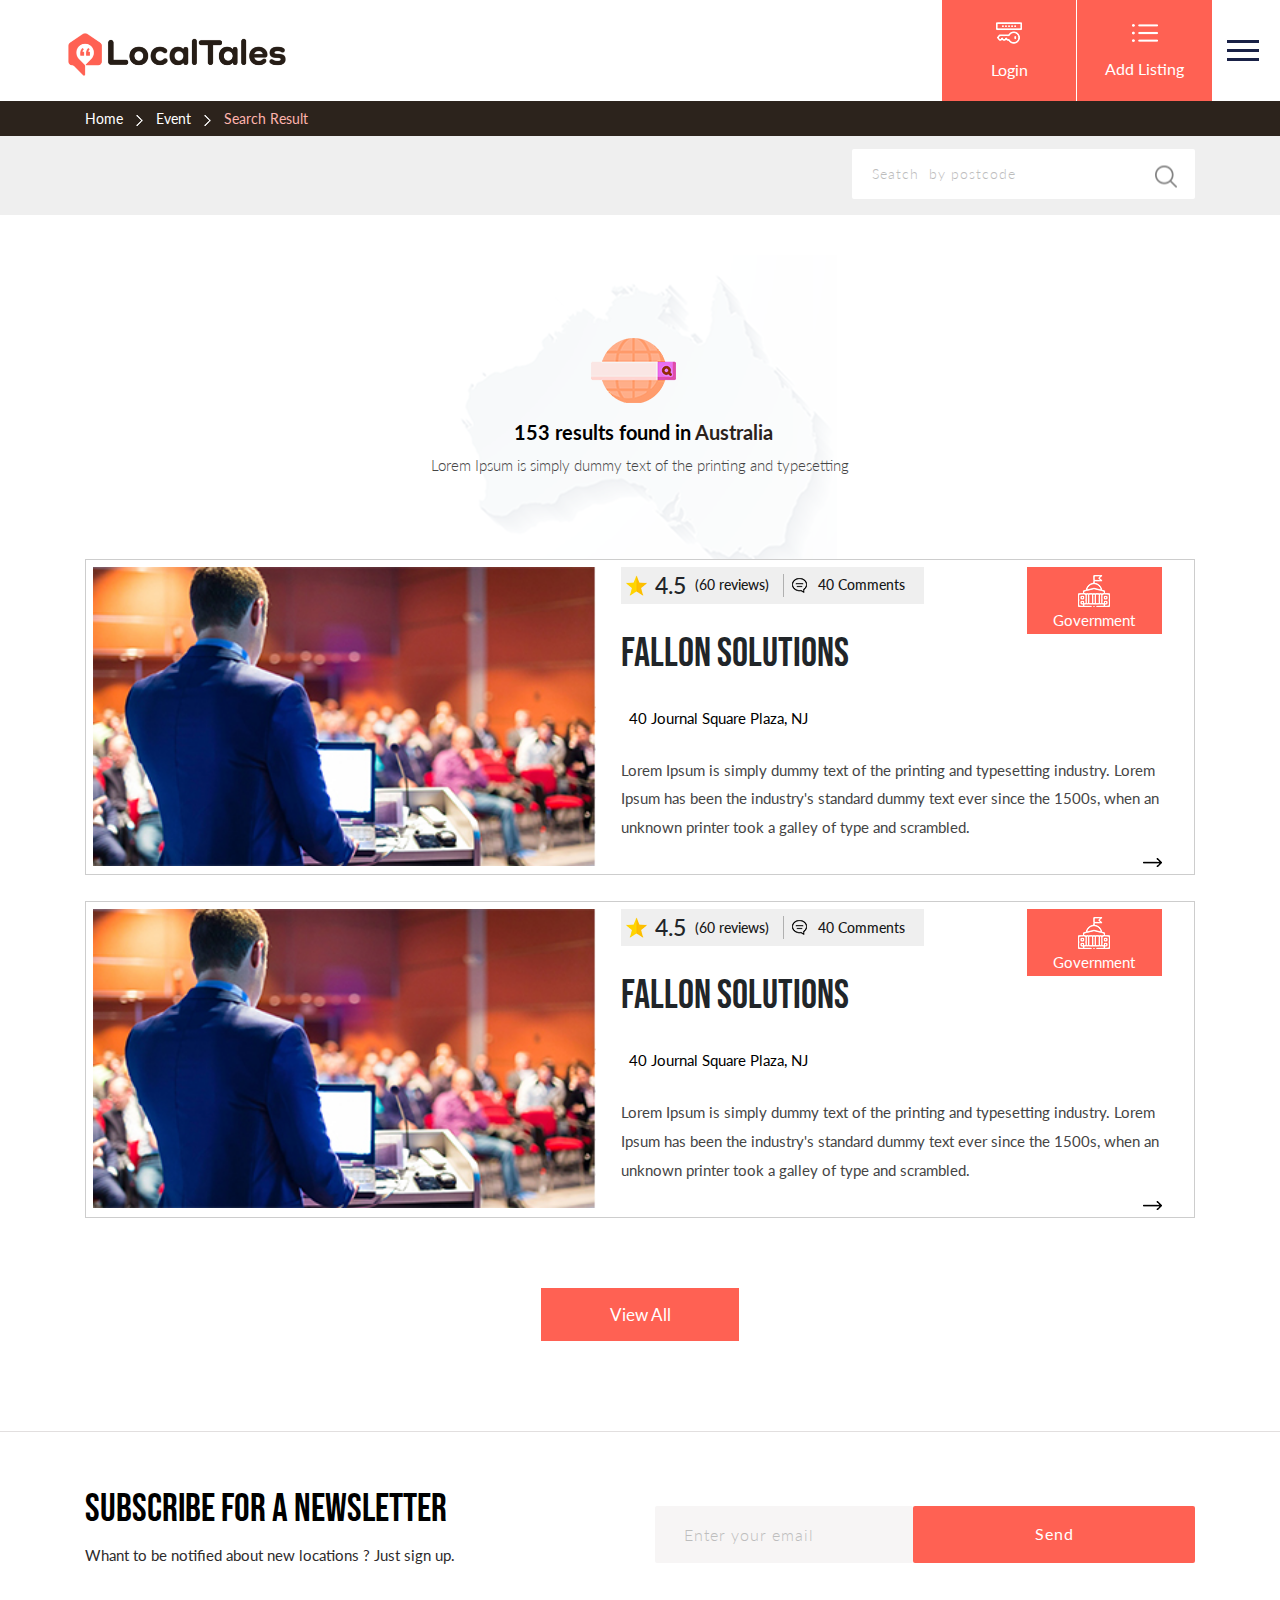
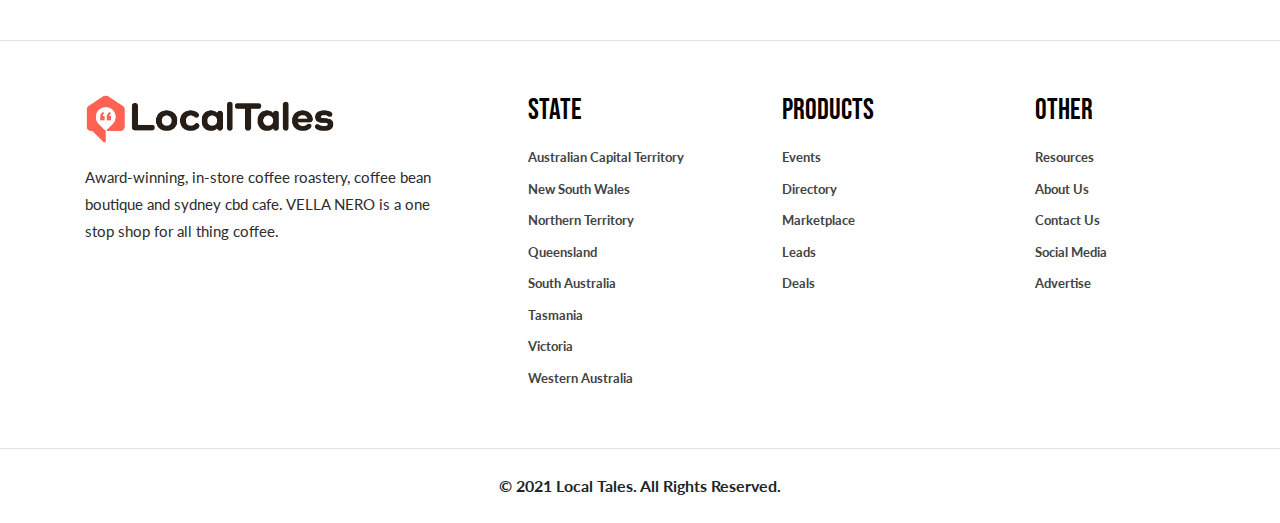
<file: event.html>
<!DOCTYPE html>
<html lang="en">
<head>
  <title>Local Tales</title>
  <meta charset="utf-8">
  <meta name="viewport" content="width=device-width, initial-scale=1">
  <meta name="description" content="">
  <link rel="stylesheet" href="https://cdnjs.cloudflare.com/ajax/libs/font-awesome/5.15.2/css/all.min.css" integrity="sha512-HK5fgLBL+xu6dm/Ii3z4xhlSUyZgTT9tuc/hSrtw6uzJOvgRr2a9jyxxT1ely+B+xFAmJKVSTbpM/CuL7qxO8w==" crossorigin="anonymous" />
  <link rel="stylesheet" href="css/bootstrap.min.css">
  <link rel="stylesheet" type="text/css" href="css/slick.css"/>
  <link rel="stylesheet" type="text/css" href="css/slick-theme.css"/>
  <link rel="stylesheet" type="text/css" href="css/owl.carousel.min.css"/>
  <link rel="stylesheet" type="text/css" href="css/owl.theme.default.min.css"/>
  <link rel="stylesheet" href="css/style.css">

</head>
<body>
<header>
	<a href="#" class="logo">
		<img src="images/logo.png">
	</a>
	<div class="left-header">
		<div class="navigation">
			<ul class="menu">
				<li><a href="#">Home</a></li>
				<li><a href="#">Postcodes <span><i class="fas fa-chevron-down"></i></span> </a>
					<ul>
						<li><a href="#">Queensland</a></li>
						<li><a href="#">Victoria</a></li>
						<li><a href="#">New South Wales</a></li>
						<li><a href="#">Tasmania</a></li>
						<li><a href="#">South Australia</a></li>
						<li><a href="#">Western Australia</a></li>
						<li><a href="#">Northern Territory</a></li>
						<li><a href="#">Australian Capital Territory </a></li>
					</ul>
				</li>
				<li><a href="#">Directory</a></li>
				<li><a href="#">Events </a></li>
				<li><a href="#">Marketplace</a></li>
				<li><a href="#">Deals </a></li>
				<li><a href="#">Local Leads</a></li>
				<li><a href="#">Resources</a></li>
				<li><a href="#">About Us <span><i class="fas fa-chevron-down"></i></span> </a>
					<ul>
						<li><a href="#">FAQs</a></li>
					</ul>

				</li>
				<li><a href="#">Contact Us</a></li>
			</ul>
		</div>
		<ul class="button-list">
			<li>
				<a href="#">
					<span><img src="images/login-icon.png"></span>
					Login
				</a>
			</li>
			<li>
				<a href="#">
					<span><img src="images/listing-icon.png"></span>
					Add Listing
				</a>
			</li>
		</ul>
		<div class="ham">
			<span></span>
			<span></span>
			<span></span>
		</div>
	</div>
</header><!--Header-->

<section class="breadcumb_wrap">
	<div class="container">
		<div class="row">
			<div class="col-12">
				<ul class="breadcumb_list">
					<li><a href="index.html">Home</a></li>
					<li><img src="images/down-arrow.png"></li>
					<li><a href="index.html">Event</a></li>
					<li><img src="images/down-arrow.png"></li>
					<li>Search Result</li>
				</ul>
			</div>
		</div>
	</div>
</section><!--Breadcumb-->

<section class="search_history_wrap">
	<div class="history_grid_header history_grid_header-mod">
		<div class="container">
			<div class="row">
				<div class="col-12 d-flex flex-column flex-md-row align-items-center justify-content-between">
					<ul class="nav nav-tabs" id="myTab" role="tablist">
					  	<li class="nav-item" role="presentation">
					    	<a class="nav-link active" id="list-tab" data-toggle="tab" href="#list" role="tab" aria-controls="list" aria-selected="true">
								<i class="fas fa-th-list"></i>
							</a>
					  	</li>
					  	<li class="nav-item" role="presentation">
					    	<a class="nav-link" id="gird-tab" data-toggle="tab" href="#gird" role="tab" aria-controls="gird" aria-selected="false">
								<i class="fas fa-th-large"></i>
							</a>
					  	</li>
					  	<li class="nav-item" role="presentation">
					    	<a class="nav-link" id="map-tab" data-toggle="tab" href="#map" role="tab" aria-controls="map" aria-selected="false">
								<i class="fas fa-map-marked-alt"></i>
							</a>
					  </li>
					</ul>
					<div class="search_form_wrap">
						<form>
							<input type="text" name="" placeholder="Seatch  by postcode">
							<button><img src="images/magnify.png"></button>
						</form>
					</div>
				</div>
			</div>
		</div>
	</div>
	<div class="history_grid_body history_grid_body-mod">
		<div class="container">
			<div class="row">
				<div class="col-12">
					<div class="tab-content" id="myTabContent">
					  	<div class="tab-pane fade show active" id="list" role="tabpanel" aria-labelledby="list-tab">
					  		<div class="result_tab_title_wrap">
					  			<h5 class="result_tab_title">153 results found in <a href="#">Australia</a></h5>
					  			<p>Lorem Ipsum is simply dummy text of the printing and typesetting</p>
					  		</div>
					  		<ul class="search_list_items search_list_items-mod">
					  			<li>
					  				<div class="location_img_wrap">
					  					<img src="images/ev-1.jpg">
					  				</div>
					  				<div class="list_content_wrap row m-0">
										<div class="col-md-9 p-0">
											<ul class="rating_coments">
												<li>
													<img src="images/star.png">
													<h5>4.5 <span>(60 reviews)</span></h5>
												</li>
												<li>
													<img src="images/chat.png">
													<h5><span>40 Comments</span></h5>
												</li>
											</ul>
											<h4 class="place_title bebasnew">Fallon Solutions</h4>
											<div class="location_details">
												<p class="location"> <i class="fas fa-map-marker-alt"></i> 40 Journal Square Plaza, NJ</p>
											</div>
										</div>
					  					<div class="col-md-3 p-0">
											<div class="bg-orange text-center ">
												<img src="./images/cat-gov.png" class="pt-2">
												<p class="text-white">Government</p>
											  </div>
										</div>
						  				<p class="history_details">Lorem Ipsum is simply dummy text of the printing and typesetting industry. Lorem Ipsum has been the industry's standard dummy text ever since the 1500s, when an unknown printer took a galley of type and scrambled.</p>
						  				<a href="#"><img src="images/right-arrow.png"></a>
					  				</div>
					  			</li>
					  			<li>
									<div class="location_img_wrap">
										<img src="images/ev-1.jpg">
									</div>
									<div class="list_content_wrap row m-0">
									  <div class="col-md-9 p-0">
										  <ul class="rating_coments">
											  <li>
												  <img src="images/star.png">
												  <h5>4.5 <span>(60 reviews)</span></h5>
											  </li>
											  <li>
												  <img src="images/chat.png">
												  <h5><span>40 Comments</span></h5>
											  </li>
										  </ul>
										  <h4 class="place_title bebasnew">Fallon Solutions</h4>
										  <div class="location_details">
											  <p class="location"> <i class="fas fa-map-marker-alt"></i> 40 Journal Square Plaza, NJ</p>
										  </div>
									  </div>
										<div class="col-md-3 p-0">
										  <div class="bg-orange text-center ">
											  <img src="./images/cat-gov.png" class="pt-2">
											  <p class="text-white">Government</p>
											</div>
									  </div>
										<p class="history_details">Lorem Ipsum is simply dummy text of the printing and typesetting industry. Lorem Ipsum has been the industry's standard dummy text ever since the 1500s, when an unknown printer took a galley of type and scrambled.</p>
										<a href="#"><img src="images/right-arrow.png"></a>
									</div>
					  			</li>
					  		</ul>
					  		<a href="#" class="orange-btm load_btn">View All</a>
					  	</div>
					  	<div class="tab-pane fade" id="gird" role="tabpanel" aria-labelledby="gird-tab">
					  		<div class="result_tab_title_wrap">
					  			<h5 class="result_tab_title">153 results found in <a href="#">Australia</a></h5>
					  			<p>Lorem Ipsum is simply dummy text of the printing and typesetting</p>
					  		</div>
					  		<ul class="search_list_items">
					  			<li class="p-0">
					  				<div class="location_img_wrap">
					  					<img src="images/ev-1.jpg">
					  					<ul class="rating_coments">
					  						<li>
					  							<img src="images/star.png">
					  							<h5>4.5 <span>(60 reviews)</span></h5>
					  						</li>
					  						<li>
					  							<img src="images/chat.png">
					  							<h5><span>40 Comments</span></h5>
					  						</li>
					  					</ul>
					  				</div>
					  				<div class="list_content_wrap grid-event row m-0">
										<div class="col-md-8 p-0 title-grid-event">
											<h4 class="place_title bebasnew">Fallon Solutions</h4>
											<p class="location"> <i class="fas fa-map-marker-alt"></i> 41 Devlan St, Mansfield, QLD, 4122</p>
											<div class="card-border mt-3 mb-2"></div>
										</div>
										<div class="col-md-4 p-0">
											<div class="bg-orange text-center">
												<img src="./images/cat-gov.png" class="pt-2">
												<p class="text-white">Government</p>
											</div>
										</div>
					  					
						  				<p class="history_details">Lorem Ipsum is simply dummy text of the printing and typesetting industry.</p>
						  				<a href="#"><img src="images/right-arrow.png"></a>
					  				</div>
					  			</li>
								  <li class="p-0">
									<div class="location_img_wrap">
										<img src="images/ev-1.jpg">
										<ul class="rating_coments">
											<li>
												<img src="images/star.png">
												<h5>4.5 <span>(60 reviews)</span></h5>
											</li>
											<li>
												<img src="images/chat.png">
												<h5><span>40 Comments</span></h5>
											</li>
										</ul>
									</div>
									<div class="list_content_wrap grid-event row m-0">
									  <div class="col-md-8 p-0 title-grid-event">
										  <h4 class="place_title bebasnew">Fallon Solutions</h4>
										  <p class="location"> <i class="fas fa-map-marker-alt"></i> 41 Devlan St, Mansfield, QLD, 4122</p>
										  <div class="card-border mt-3 mb-2"></div>
									  </div>
									  <div class="col-md-4 p-0">
										  <div class="bg-orange text-center">
											  <img src="./images/cat-gov.png" class="pt-2">
											  <p class="text-white">Government</p>
										  </div>
									  </div>
										
										<p class="history_details">Lorem Ipsum is simply dummy text of the printing and typesetting industry.</p>
										<a href="#"><img src="images/right-arrow.png"></a>
									</div>
								</li>
								<li class="p-0">
									<div class="location_img_wrap">
										<img src="images/ev-1.jpg">
										<ul class="rating_coments">
											<li>
												<img src="images/star.png">
												<h5>4.5 <span>(60 reviews)</span></h5>
											</li>
											<li>
												<img src="images/chat.png">
												<h5><span>40 Comments</span></h5>
											</li>
										</ul>
									</div>
									<div class="list_content_wrap grid-event row m-0">
									  <div class="col-md-8 p-0 title-grid-event">
										  <h4 class="place_title bebasnew">Fallon Solutions</h4>
										  <p class="location"> <i class="fas fa-map-marker-alt"></i> 41 Devlan St, Mansfield, QLD, 4122</p>
										  <div class="card-border mt-3 mb-2"></div>
									  </div>
									  <div class="col-md-4 p-0">
										  <div class="bg-orange text-center">
											  <img src="./images/cat-gov.png" class="pt-2">
											  <p class="text-white">Government</p>
										  </div>
									  </div>
										
										<p class="history_details">Lorem Ipsum is simply dummy text of the printing and typesetting industry.</p>
										<a href="#"><img src="images/right-arrow.png"></a>
									</div>
								</li>
								<li class="p-0">
									<div class="location_img_wrap">
										<img src="images/ev-1.jpg">
										<ul class="rating_coments">
											<li>
												<img src="images/star.png">
												<h5>4.5 <span>(60 reviews)</span></h5>
											</li>
											<li>
												<img src="images/chat.png">
												<h5><span>40 Comments</span></h5>
											</li>
										</ul>
									</div>
									<div class="list_content_wrap grid-event row m-0">
									  <div class="col-md-8 p-0 title-grid-event">
										  <h4 class="place_title bebasnew">Fallon Solutions</h4>
										  <p class="location"> <i class="fas fa-map-marker-alt"></i> 41 Devlan St, Mansfield, QLD, 4122</p>
										  <div class="card-border mt-3 mb-2"></div>
									  </div>
									  <div class="col-md-4 p-0">
										  <div class="bg-orange text-center">
											  <img src="./images/cat-gov.png" class="pt-2">
											  <p class="text-white">Government</p>
										  </div>
									  </div>
										
										<p class="history_details">Lorem Ipsum is simply dummy text of the printing and typesetting industry.</p>
										<a href="#"><img src="images/right-arrow.png"></a>
									</div>
								</li>
					  		</ul>
					  		<a href="#" class="orange-btm load_btn">View All</a>
					  	</div>
					  	<div class="tab-pane fade" id="map" role="tabpanel" aria-labelledby="map-tab">
					  		
					  	</div>
					</div>
				</div>
			</div>
		</div>
	</div>
</section><!--Search-list-->

<section class="newsletter-section">
	<div class="container">
		<div class="row align-items-center">
			<div class="col-md-6">
				<h2 class="main-heading">Subscribe For a Newsletter</h2>
				<p>Whant to be notified about new locations ? Just sign up.</p>
			</div>
			<div class="col-md-6">
				<form id="" action="" class="news">
					<input type="text" id="usr" placeholder="Enter your email">
					<input type="submit" id="43t" value="Send">
				</form>
			</div>
		</div>
	</div>
</section><!--Newsletter-->
<footer>
	<div class="container">
		<div class="row justify-content-between">
			<div class="col-md-4">
				<a href="#" class="footer-logo">
					<img src="images/logo.png">
				</a>
				<p>
					Award-winning, in-store coffee roastery, coffee bean boutique and sydney cbd cafe. VELLA NERO is a one stop shop for all thing coffee.
				</p>
			</div>
			<div class="col-md-2">
				<h3 class="footer-heading">State</h3>
				<ul class="footer-list">
					<li><a href="#">Australian Capital Territory</a></li>
					<li><a href="#">New South Wales</a></li>
					<li><a href="#">Northern Territory</a></li>
					<li><a href="#">Queensland</a></li>
					<li><a href="#">South Australia</a></li>
					<li><a href="#">Tasmania</a></li>
					<li><a href="#">Victoria</a></li>
					<li><a href="#">Western Australia</a></li>
				</ul>
			</div>
			<div class="col-md-2">
				<h3 class="footer-heading">Products</h3>
				<ul class="footer-list">
					<li><a href="#">Events</a></li>
					<li><a href="#">Directory</a></li>
					<li><a href="#">Marketplace</a></li>
					<li><a href="#">Leads</a></li>
					<li><a href="#">Deals</a></li>
				</ul>
			</div>
			<div class="col-md-2">
				<h3 class="footer-heading">Other</h3>
				<ul class="footer-list">
					<li><a href="#">Resources</a></li>
					<li><a href="#">About Us</a></li>
					<li><a href="#">Contact Us</a></li>
					<li><a href="#">Social Media</a></li>
					<li><a href="#">Advertise</a></li>
				</ul>
			</div>
		</div>
	</div>
	<div class="copyright">© 2021 Local Tales. All Rights Reserved.</div>
</footer>




<script src="js/jquery.min.js"></script>
<script src="js/popper.min.js"></script>
<script src="js/bootstrap.min.js"></script>
<script src="js/owl.carousel.min.js"></script>
<script type="text/javascript" src="js/slick.min.js"></script>
<script type="text/javascript" src="js/custom.js"></script>


<script type="text/javascript">
	$(document).ready(function(){
		$('.ham').click(function(e){
			e.stopPropagation();
			$('.navigation').toggleClass('slide');
		});

		$(document).click(function(){
			$('.navigation').removeClass('slide');
		});

		$('.navigation').click(function(e){
			e.stopPropagation();
		});
	});
</script>

</body>
</html>
</file>
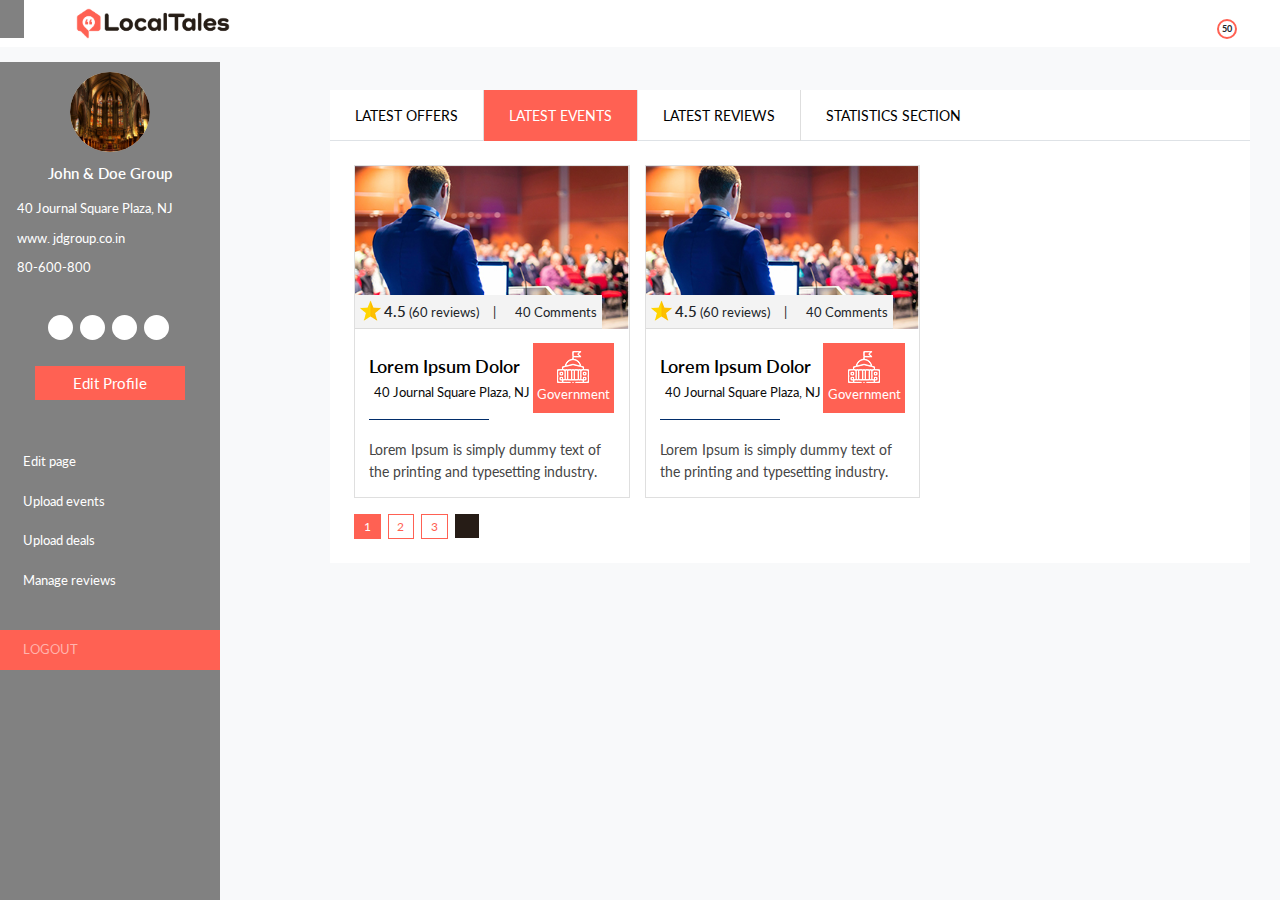
<file: latest-events.html>
<!DOCTYPE html>
<html lang="en">
<head>
  <title>Local Tales</title>
  <meta charset="utf-8">
  <meta name="viewport" content="width=device-width, initial-scale=1">
  <meta name="description" content="">
  <link rel="stylesheet" href="https://cdnjs.cloudflare.com/ajax/libs/font-awesome/5.15.2/css/all.min.css" integrity="sha512-HK5fgLBL+xu6dm/Ii3z4xhlSUyZgTT9tuc/hSrtw6uzJOvgRr2a9jyxxT1ely+B+xFAmJKVSTbpM/CuL7qxO8w==" crossorigin="anonymous" />
  <link rel="stylesheet" href="css/bootstrap.min.css">
  <link rel="stylesheet" type="text/css" href="css/slick.css"/>
  <link rel="stylesheet" type="text/css" href="css/slick-theme.css"/>
  <link rel="stylesheet" href="css/style.css">

</head>
<body class="bg-lightgray">

<header>
  <nav class="mnb navbar navbar-default fixed-top topnav">
    <div class="container-fluid">
      <div class="navbar-header">
        <!-- <button type="button" class="navbar-toggle collapsed" data-toggle="collapse" data-target="#navbar" aria-expanded="false" aria-controls="navbar">
          <span class="sr-only">Toggle navigation</span>
          <i class="ic fa fa-bars"></i>
        </button> -->
        <div>
           <a href="#" id="msbo" class="menuIcon"><i class="ic fa fa-bars"></i></a>
           <a href="#" class="admin-brand"><img src="./images/logo.png" class="img-fluid"></a>
        </div>
      </div>
      <div id="navbar" class="top-rightmenu">
        <ul class="navbar-nav ml-aoto">
          <li>
            <a href="#"><i class="far fa-bell"></i></a>
            <span class="count-noti">
              50
            </span>
          </li>
          <li><a href="#"><i class="fas fa-cog"></i></a></li>
        </ul>
      </div>
    </div>
  </nav>
  <!--msb: main sidebar-->
  <div class="msb" id="msb">
      <nav class="navbar navbar-default" role="navigation">
        <!-- Brand and toggle get grouped for better mobile display -->
        <div class="navbar-header">
          <div class="brand-wrapper">
            <!-- Brand -->
            <div class="brand-name-wrapper">
              <div class="user-profile-pic">
                <img src="./images/c2.jpg">
              </div>
              <h6>John & Doe Group</h6>
              <ul class="left-menuadd">
                <li><i class="fas fa-map-marker-alt"></i> 40 Journal Square Plaza, NJ</li>
                <li><i class="fas fa-globe"></i> www. jdgroup.co.in</li>
                <li><i class="fas fa-phone-alt"></i> 80-600-800</li>
              </ul>
              <div class="social-div text-center">
                <ul>
                  <li><a href=""><i class="fab fa-facebook-f"></i></a></li>
                  <li><a href=""><i class="fab fa-twitter"></i></a></li>
                  <li><a href=""><i class="fab fa-instagram"></i></a></li>
                  <li><a href=""><i class="fab fa-youtube"></i></a></li>
                </ul>
                <a href="#" class="pro-edit"><i class="far fa-edit"></i> Edit Profile</a>
              </div>
            </div>
  
          </div>
  
        </div>
  
        <!-- Main Menu -->
        <div class="side-menu-container">
          <ul class="nav navbar-nav">
            <li><a href="#"><i class="far fa-edit"></i>Edit page</a></li>
            <li class="active"><a href="#"><i class="far fa-calendar-alt"></i>Upload events</a></li>
            <li><a href="#"><i class="fa fa-heart"></i> Upload deals</a></li>
            <li><a href="#"><i class="far fa-thumbs-up"></i>Manage reviews</a></li>
            <li><a href="#" class="logout-bg"><i class="fas fa-sign-out-alt"></i>LOGOUT</a></li>
          </ul>
        </div><!-- /.navbar-collapse -->
      </nav>  
  </div>
  
  <!--main content wrapper-->
  <div class="mcw">
    <div class="container-fluid">
        <div class="row m-0">
            <div class="col-12">
              <div class="card border-0">
                <div class="card-body p-0">
                  <ul class="nav nav-tabs" id="myTab" role="tablist">
                    <li class="nav-item" role="presentation">
                      <a class="nav-link " id="offers-tab" data-toggle="tab" href="#offers" role="tab" aria-controls="offers" aria-selected="false">Latest Offers</a>
                    </li>
                    <li class="nav-item" role="presentation">
                      <a class="nav-link active" id="events-tab" data-toggle="tab" href="#events" role="tab" aria-controls="events" aria-selected="true">Latest Events</a>
                    </li>
                    <li class="nav-item" role="presentation">
                      <a class="nav-link" id="reviews-tab" data-toggle="tab" href="#reviews" role="tab" aria-controls="reviews" aria-selected="false">Latest Reviews </a>
                    </li>
                    <li class="nav-item" role="presentation">
                      <a class="nav-link border-0" id="section-tab" data-toggle="tab" href="#section" role="tab" aria-controls="section" aria-selected="false">Statistics section</a>
                    </li>
                  </ul>
                  <div class="tab-content p-4" id="myTabContent">
                    <div class="tab-pane fade show active" id="events" role="tabpanel" aria-labelledby="events-tab">
                      <div class="row m-0">
                        <div class="col-12 col-md-4 col-lg-4 col-sm-4 mb-3 pl-md-0">
                          <div class="card">
                            <div class="position-relative">
                              <img src="./images/ev-1.jpg" class="card-img-top" alt="Events">
                              <div class="img-retting">
                                <ul>
                                  <li><img src="./images/event-star.png"> <span>4.5</span> (60 reviews)</li>
                                  <li>|</li>
                                  <li><i class="far fa-comment-dots"></i> 40 Comments</li>
                                </ul>
                              </div>
                            </div>
                            <div class="card-body event-body">
                              <div class="row m-0 col-12 p-0">
                                <div class="col-8 col-md-8 p-0">
                                  <h5 class="card-title">Lorem Ipsum Dolor
                                    <span class="d-block"><i class="fas fa-map-marker-alt"></i> 40 Journal Square Plaza, NJ</span>
                                  </h5>
                                  <div class="card-border"></div>
                                </div>
                                <div class="col-4 col-md-4 p-0 categ-text">
                                  <div class="bg-orange text-center">
                                    <img src="./images/cat-gov.png" class="pt-2">
                                    <p>Government</p>
                                  </div>
                                </div>
                              </div>
                              <p class="card-text">Lorem Ipsum is simply dummy text of the printing and typesetting industry.</p>
                              <a href="#" class="float-right text-dark"><i class="fas fa-long-arrow-alt-right"></i></a>
                            </div>
                          </div>
                        </div>
                        <div class="col-12 col-md-4 col-lg-4 col-sm-4 mb-3 pl-md-0">
                          <div class="card">
                            <div class="position-relative">
                              <img src="./images/ev-1.jpg" class="card-img-top" alt="Events">
                              <div class="img-retting">
                                <ul>
                                  <li><img src="./images/event-star.png"> <span>4.5</span> (60 reviews)</li>
                                  <li>|</li>
                                  <li><i class="far fa-comment-dots"></i> 40 Comments</li>
                                </ul>
                              </div>
                            </div>
                            <div class="card-body event-body">
                              <div class="row m-0 col-12 p-0">
                                <div class="col-8 col-md-8 p-0">
                                  <h5 class="card-title">Lorem Ipsum Dolor
                                    <span class="d-block"><i class="fas fa-map-marker-alt"></i> 40 Journal Square Plaza, NJ</span>
                                  </h5>
                                  <div class="card-border"></div>
                                </div>
                                <div class="col-4 col-md-4 p-0 categ-text">
                                  <div class="bg-orange text-center">
                                    <img src="./images/cat-gov.png" class="pt-2">
                                    <p>Government</p>
                                  </div>
                                </div>
                              </div>
                              <p class="card-text">Lorem Ipsum is simply dummy text of the printing and typesetting industry.</p>
                              <a href="#" class="float-right text-dark"><i class="fas fa-long-arrow-alt-right"></i></a>
                            </div>
                          </div>
                        </div>
                      </div>
                      <div class="row m-0">
                        <nav aria-label="Page navigation example">
                          <ul class="pagination">
                            <li class="page-item active"><a class="page-link" href="#">1</a></li>
                            <li class="page-item"><a class="page-link" href="#">2</a></li>
                            <li class="page-item"><a class="page-link" href="#">3</a></li>
                            <li class="page-item">
                              <a class="page-link nest-bg bor" href="#" aria-label="Next">
                                <span aria-hidden="true"><i class="fas fa-chevron-right"></i></span>
                              </a>
                            </li>
                          </ul>
                        </nav>
                      </div>
                    </div>
                  </div>
                </div>
              </div>
            </div>
        </div>
    </div>
  </div><!--end-main content wrapper-->
</header>

<!--Script-->

<script src="js/jquery.min.js"></script>
<script src="js/popper.min.js"></script>
<script src="js/bootstrap.min.js"></script>
<script type="text/javascript" src="js/slick.min.js"></script>
<script src="js/custom.js"></script>




</body>
</html>
</file>
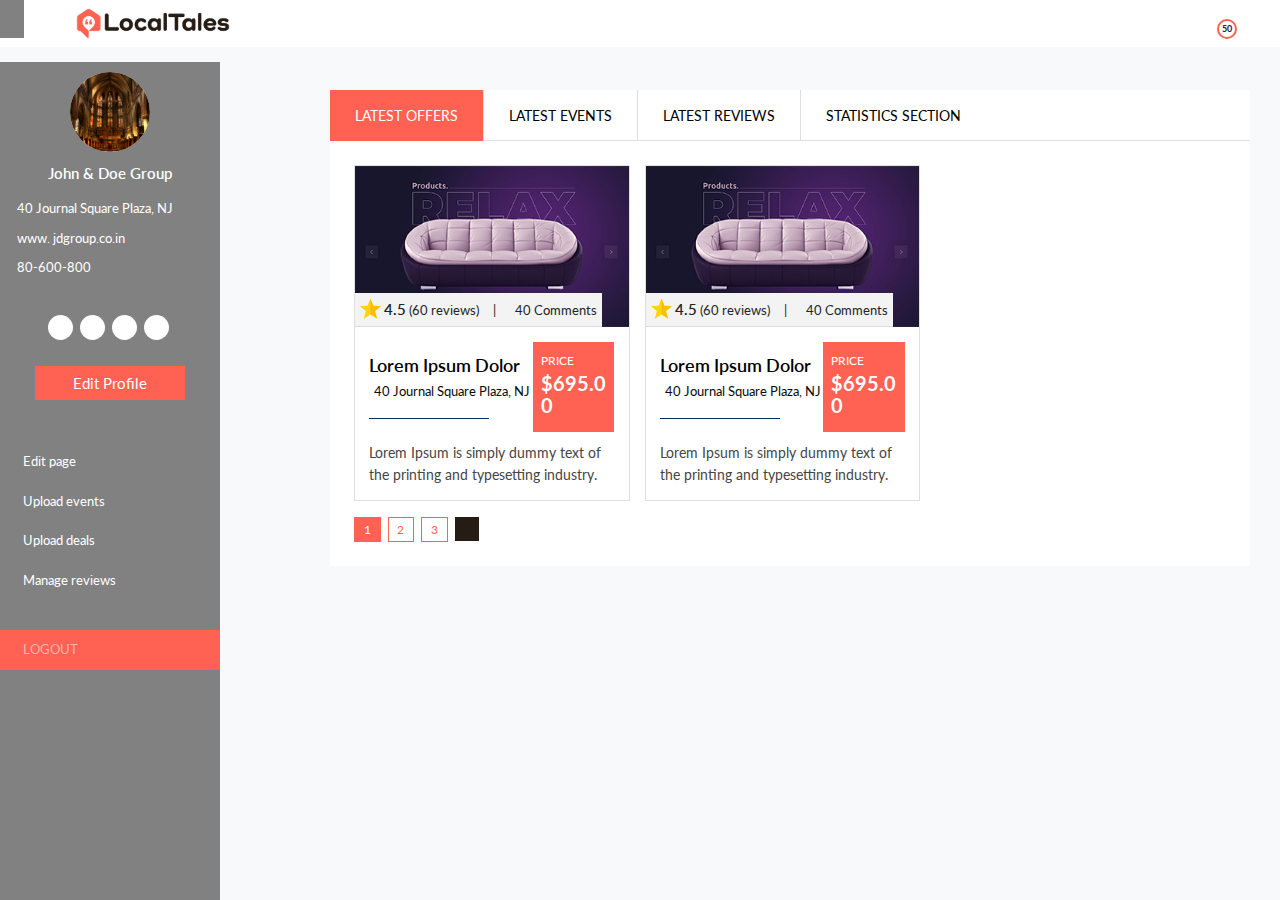
<file: latest-offers.html>
<!DOCTYPE html>
<html lang="en">
<head>
  <title>Local Tales</title>
  <meta charset="utf-8">
  <meta name="viewport" content="width=device-width, initial-scale=1">
  <meta name="description" content="">
  <link rel="stylesheet" href="https://cdnjs.cloudflare.com/ajax/libs/font-awesome/5.15.2/css/all.min.css" integrity="sha512-HK5fgLBL+xu6dm/Ii3z4xhlSUyZgTT9tuc/hSrtw6uzJOvgRr2a9jyxxT1ely+B+xFAmJKVSTbpM/CuL7qxO8w==" crossorigin="anonymous" />
  <link rel="stylesheet" href="css/bootstrap.min.css">
  <link rel="stylesheet" type="text/css" href="css/slick.css"/>
  <link rel="stylesheet" type="text/css" href="css/slick-theme.css"/>
  <link rel="stylesheet" href="css/style.css">

</head>
<body class="bg-lightgray">

<header>
  <nav class="mnb navbar navbar-default fixed-top topnav">
    <div class="container-fluid">
      <div class="navbar-header">
        <!-- <button type="button" class="navbar-toggle collapsed" data-toggle="collapse" data-target="#navbar" aria-expanded="false" aria-controls="navbar">
          <span class="sr-only">Toggle navigation</span>
          <i class="ic fa fa-bars"></i>
        </button> -->
        <div>
           <a href="#" id="msbo" class="menuIcon"><i class="ic fa fa-bars"></i></a>
           <a href="#" class="admin-brand"><img src="./images/logo.png" class="img-fluid"></a>
        </div>
      </div>
      <div id="navbar" class="top-rightmenu">
        <ul class="navbar-nav ml-aoto">
          <li>
            <a href="#"><i class="far fa-bell"></i></a>
            <span class="count-noti">
              50
            </span>
          </li>
          <li><a href="#"><i class="fas fa-cog"></i></a></li>
        </ul>
      </div>
    </div>
  </nav>
  <!--msb: main sidebar-->
  <div class="msb" id="msb">
      <nav class="navbar navbar-default" role="navigation">
        <!-- Brand and toggle get grouped for better mobile display -->
        <div class="navbar-header">
          <div class="brand-wrapper">
            <!-- Brand -->
            <div class="brand-name-wrapper">
              <div class="user-profile-pic">
                <img src="./images/c2.jpg">
              </div>
              <h6>John & Doe Group</h6>
              <ul class="left-menuadd">
                <li><i class="fas fa-map-marker-alt"></i> 40 Journal Square Plaza, NJ</li>
                <li><i class="fas fa-globe"></i> www. jdgroup.co.in</li>
                <li><i class="fas fa-phone-alt"></i> 80-600-800</li>
              </ul>
              <div class="social-div text-center">
                <ul>
                  <li><a href=""><i class="fab fa-facebook-f"></i></a></li>
                  <li><a href=""><i class="fab fa-twitter"></i></a></li>
                  <li><a href=""><i class="fab fa-instagram"></i></a></li>
                  <li><a href=""><i class="fab fa-youtube"></i></a></li>
                </ul>
                <a href="#" class="pro-edit"><i class="far fa-edit"></i> Edit Profile</a>
              </div>
            </div>
  
          </div>
  
        </div>
  
        <!-- Main Menu -->
        <div class="side-menu-container">
          <ul class="nav navbar-nav">
            <li><a href="#"><i class="far fa-edit"></i>Edit page</a></li>
            <li class="active"><a href="#"><i class="far fa-calendar-alt"></i>Upload events</a></li>
            <li><a href="#"><i class="fa fa-heart"></i> Upload deals</a></li>
            <li><a href="#"><i class="far fa-thumbs-up"></i>Manage reviews</a></li>
            <li><a href="#" class="logout-bg"><i class="fas fa-sign-out-alt"></i>LOGOUT</a></li>
          </ul>
        </div><!-- /.navbar-collapse -->
      </nav>  
  </div>
  
  <!--main content wrapper-->
  <div class="mcw">
    <div class="container-fluid">
        <div class="row m-0">
            <div class="col-12">
              <div class="card border-0">
                <div class="card-body p-0">
                  <ul class="nav nav-tabs" id="myTab" role="tablist">
                    <li class="nav-item" role="presentation">
                      <a class="nav-link active" id="offers-tab" data-toggle="tab" href="#offers" role="tab" aria-controls="offers" aria-selected="true">Latest Offers</a>
                    </li>
                    <li class="nav-item" role="presentation">
                      <a class="nav-link" id="events-tab" data-toggle="tab" href="#events" role="tab" aria-controls="events" aria-selected="false">Latest Events</a>
                    </li>
                    <li class="nav-item" role="presentation">
                      <a class="nav-link" id="reviews-tab" data-toggle="tab" href="#reviews" role="tab" aria-controls="reviews" aria-selected="false">Latest Reviews </a>
                    </li>
                    <li class="nav-item" role="presentation">
                      <a class="nav-link border-0" id="section-tab" data-toggle="tab" href="#section" role="tab" aria-controls="section" aria-selected="false">Statistics section</a>
                    </li>
                  </ul>
                  <div class="tab-content p-4" id="myTabContent">
                    <div class="tab-pane fade show active" id="offers" role="tabpanel" aria-labelledby="offers-tab">
                      <div class="row m-0">
                        <div class="col-12 col-md-4 col-lg-4 col-sm-4 mb-3 pl-md-0">
                          <div class="card">
                            <div class="position-relative">
                              <img src="./images/off-1.jpg" class="card-img-top" alt="Events">
                              <div class="img-retting">
                                <ul>
                                  <li><img src="./images/event-star.png"> <span>4.5</span> (60 reviews)</li>
                                  <li>|</li>
                                  <li><i class="far fa-comment-dots"></i> 40 Comments</li>
                                </ul>
                              </div>
                            </div>
                            <div class="card-body event-body">
                              <div class="row m-0 col-12 p-0">
                                <div class="col-8 col-md-8 p-0">
                                  <h5 class="card-title">Lorem Ipsum Dolor
                                    <span class="d-block"><i class="fas fa-map-marker-alt"></i> 40 Journal Square Plaza, NJ</span>
                                  </h5>
                                  <div class="card-border"></div>
                                </div>
                                <div class="col-4 col-md-4 p-0 categ-text">
                                  <div class="bg-orange offer-price">
                                    <p>PRICE
                                      <span>$695.00</span>
                                    </p>
                                  </div>
                                </div>
                              </div>
                              <p class="card-text">Lorem Ipsum is simply dummy text of the printing and typesetting industry.</p>
                              <a href="#" class="float-right text-dark"><i class="fas fa-long-arrow-alt-right"></i></a>
                            </div>
                          </div>
                        </div>
                        <div class="col-12 col-md-4 col-lg-4 col-sm-4 mb-3 pl-md-0">
                          <div class="card">
                            <div class="position-relative">
                              <img src="./images/off-1.jpg" class="card-img-top" alt="Events">
                              <div class="img-retting">
                                <ul>
                                  <li><img src="./images/event-star.png"> <span>4.5</span> (60 reviews)</li>
                                  <li>|</li>
                                  <li><i class="far fa-comment-dots"></i> 40 Comments</li>
                                </ul>
                              </div>
                            </div>
                            <div class="card-body event-body">
                              <div class="row m-0 col-12 p-0">
                                <div class="col-8 col-md-8 p-0">
                                  <h5 class="card-title">Lorem Ipsum Dolor
                                    <span class="d-block"><i class="fas fa-map-marker-alt"></i> 40 Journal Square Plaza, NJ</span>
                                  </h5>
                                  <div class="card-border"></div>
                                </div>
                                <div class="col-4 col-md-4 p-0 categ-text">
                                  <div class="bg-orange offer-price">
                                    <p>PRICE
                                      <span>$695.00</span>
                                    </p>
                                  </div>
                                </div>
                              </div>
                              <p class="card-text">Lorem Ipsum is simply dummy text of the printing and typesetting industry.</p>
                              <a href="#" class="float-right text-dark"><i class="fas fa-long-arrow-alt-right"></i></a>
                            </div>
                          </div>
                        </div>
                      </div>
                      <div class="row m-0">
                        <nav aria-label="Page navigation example">
                          <ul class="pagination">
                            <li class="page-item active"><a class="page-link" href="#">1</a></li>
                            <li class="page-item"><a class="page-link" href="#">2</a></li>
                            <li class="page-item"><a class="page-link" href="#">3</a></li>
                            <li class="page-item">
                              <a class="page-link nest-bg bor" href="#" aria-label="Next">
                                <span aria-hidden="true"><i class="fas fa-chevron-right"></i></span>
                              </a>
                            </li>
                          </ul>
                        </nav>
                      </div>
                    </div>
                  </div>
                </div>
              </div>
            </div>
        </div>
    </div>
  </div><!--end-main content wrapper-->
</header>

<!--Script-->

<script src="js/jquery.min.js"></script>
<script src="js/popper.min.js"></script>
<script src="js/bootstrap.min.js"></script>
<script type="text/javascript" src="js/slick.min.js"></script>
<script src="js/custom.js"></script>




</body>
</html>
</file>
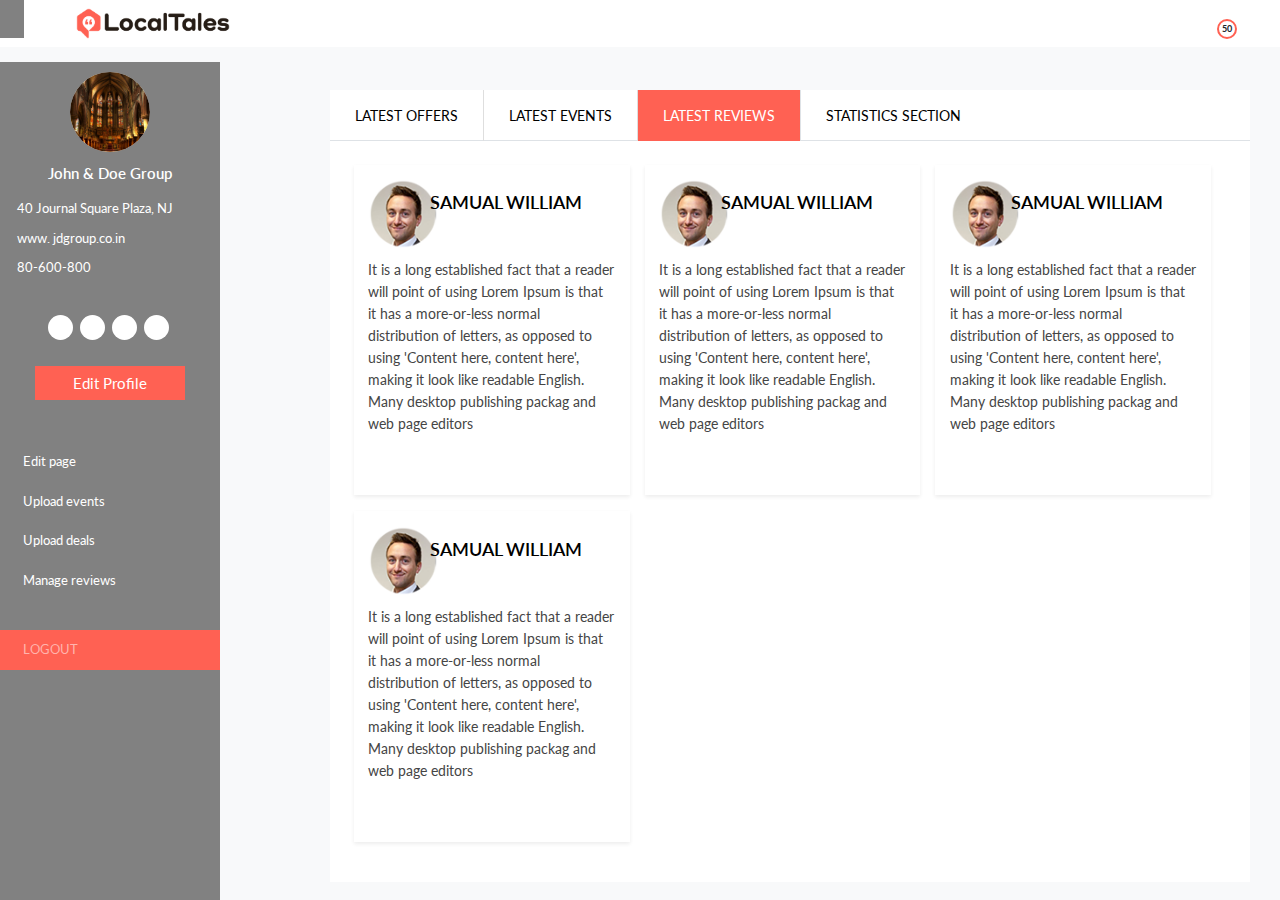
<file: latest-reviews.html>
<!DOCTYPE html>
<html lang="en">
<head>
  <title>Local Tales</title>
  <meta charset="utf-8">
  <meta name="viewport" content="width=device-width, initial-scale=1">
  <meta name="description" content="">
  <link rel="stylesheet" href="https://cdnjs.cloudflare.com/ajax/libs/font-awesome/5.15.2/css/all.min.css" integrity="sha512-HK5fgLBL+xu6dm/Ii3z4xhlSUyZgTT9tuc/hSrtw6uzJOvgRr2a9jyxxT1ely+B+xFAmJKVSTbpM/CuL7qxO8w==" crossorigin="anonymous" />
  <link rel="stylesheet" href="css/bootstrap.min.css">
  <link rel="stylesheet" type="text/css" href="css/slick.css"/>
  <link rel="stylesheet" type="text/css" href="css/slick-theme.css"/>
  <link rel="stylesheet" href="css/style.css">

</head>
<body class="bg-lightgray">

<header>
  <nav class="mnb navbar navbar-default fixed-top topnav">
    <div class="container-fluid">
      <div class="navbar-header">
        <!-- <button type="button" class="navbar-toggle collapsed" data-toggle="collapse" data-target="#navbar" aria-expanded="false" aria-controls="navbar">
          <span class="sr-only">Toggle navigation</span>
          <i class="ic fa fa-bars"></i>
        </button> -->
        <div>
           <a href="#" id="msbo" class="menuIcon"><i class="ic fa fa-bars"></i></a>
           <a href="#" class="admin-brand"><img src="./images/logo.png" class="img-fluid"></a>
        </div>
      </div>
      <div id="navbar" class="top-rightmenu">
        <ul class="navbar-nav ml-aoto">
          <li>
            <a href="#"><i class="far fa-bell"></i></a>
            <span class="count-noti">
              50
            </span>
          </li>
          <li><a href="#"><i class="fas fa-cog"></i></a></li>
        </ul>
      </div>
    </div>
  </nav>
  <!--msb: main sidebar-->
  <div class="msb" id="msb">
      <nav class="navbar navbar-default" role="navigation">
        <!-- Brand and toggle get grouped for better mobile display -->
        <div class="navbar-header">
          <div class="brand-wrapper">
            <!-- Brand -->
            <div class="brand-name-wrapper">
              <div class="user-profile-pic">
                <img src="./images/c2.jpg">
              </div>
              <h6>John & Doe Group</h6>
              <ul class="left-menuadd">
                <li><i class="fas fa-map-marker-alt"></i> 40 Journal Square Plaza, NJ</li>
                <li><i class="fas fa-globe"></i> www. jdgroup.co.in</li>
                <li><i class="fas fa-phone-alt"></i> 80-600-800</li>
              </ul>
              <div class="social-div text-center">
                <ul>
                  <li><a href=""><i class="fab fa-facebook-f"></i></a></li>
                  <li><a href=""><i class="fab fa-twitter"></i></a></li>
                  <li><a href=""><i class="fab fa-instagram"></i></a></li>
                  <li><a href=""><i class="fab fa-youtube"></i></a></li>
                </ul>
                <a href="#" class="pro-edit"><i class="far fa-edit"></i> Edit Profile</a>
              </div>
            </div>
  
          </div>
  
        </div>
  
        <!-- Main Menu -->
        <div class="side-menu-container">
          <ul class="nav navbar-nav">
            <li><a href="#"><i class="far fa-edit"></i>Edit page</a></li>
            <li class="active"><a href="#"><i class="far fa-calendar-alt"></i>Upload events</a></li>
            <li><a href="#"><i class="fa fa-heart"></i> Upload deals</a></li>
            <li><a href="#"><i class="far fa-thumbs-up"></i>Manage reviews</a></li>
            <li><a href="#" class="logout-bg"><i class="fas fa-sign-out-alt"></i>LOGOUT</a></li>
          </ul>
        </div><!-- /.navbar-collapse -->
      </nav>  
  </div>
  
  <!--main content wrapper-->
  <div class="mcw">
    <div class="container-fluid">
        <div class="row m-0">
            <div class="col-12">
              <div class="card border-0">
                <div class="card-body p-0">
                  <ul class="nav nav-tabs" id="myTab" role="tablist">
                    <li class="nav-item" role="presentation">
                      <a class="nav-link " id="offers-tab" data-toggle="tab" href="#offers" role="tab" aria-controls="offers" aria-selected="false">Latest Offers</a>
                    </li>
                    <li class="nav-item" role="presentation">
                      <a class="nav-link" id="events-tab" data-toggle="tab" href="#events" role="tab" aria-controls="events" aria-selected="false">Latest Events</a>
                    </li>
                    <li class="nav-item" role="presentation">
                      <a class="nav-link active" id="reviews-tab" data-toggle="tab" href="#reviews" role="tab" aria-controls="reviews" aria-selected="true">Latest Reviews </a>
                    </li>
                    <li class="nav-item" role="presentation">
                      <a class="nav-link border-0" id="section-tab" data-toggle="tab" href="#section" role="tab" aria-controls="section" aria-selected="false">Statistics section</a>
                    </li>
                  </ul>
                  <div class="tab-content p-4" id="myTabContent">

                    <div class="tab-pane fade show active" id="reviews" role="tabpanel" aria-labelledby="reviews-tab">
                      <div class="row m-0">
                        <div class="col-12 col-md-4 col-lg-4 col-sm-4 mb-3 pl-md-0">
                          <div class="card review-card active">
                            <div class="card-body event-body">
                              <div class="row m-0 col-12 p-0 ">
                                <div class="col-4 col-md-3 p-0 text-center">
                                  <div  class="user-pic-rev">
                                    <img src="./images/rev-pic.png">
                                  </div>
                                </div>
                                <div class="col-8 col-md-9 p-0">
                                  <h5 class="card-title">SAMUAL WILLIAM</h5>
                                  <h6 class="card-subtitle mb-2 star-color">
                                    <i class="fas fa-star"></i>
                                    <i class="fas fa-star"></i>
                                    <i class="fas fa-star"></i>
                                    <i class="fas fa-star"></i>
                                    <i class="fas fa-star-half-alt"></i>
                                  </h6>
                                </div>
                              </div>
                              <p class="card-text">
                                It is a long established fact that a reader will point of using Lorem Ipsum is that it has a more-or-less normal distribution of letters, as opposed to using 'Content here, content here', making it look like readable English. Many desktop publishing packag and web page editors
                              </p>
                              <p class="text-right">
                                <img src="./images/quote-rev.png">
                              </p>
                            </div>
                          </div>
                        </div>
                        <div class="col-12 col-md-4 col-lg-4 col-sm-4 mb-3 pl-md-0">
                          <div class="card review-card active">
                            <div class="card-body event-body">
                              <div class="row m-0 col-12 p-0 ">
                                <div class="col-4 col-md-3 p-0 text-center">
                                  <div  class="user-pic-rev">
                                    <img src="./images/rev-pic.png">
                                  </div>
                                </div>
                                <div class="col-8 col-md-9 p-0">
                                  <h5 class="card-title ">SAMUAL WILLIAM</h5>
                                  <h6 class="card-subtitle mb-2 star-color">
                                    <i class="fas fa-star"></i>
                                    <i class="fas fa-star"></i>
                                    <i class="fas fa-star"></i>
                                    <i class="fas fa-star"></i>
                                    <i class="fas fa-star-half-alt"></i>
                                  </h6>
                                </div>
                              </div>
                              <p class="card-text ">
                                It is a long established fact that a reader will point of using Lorem Ipsum is that it has a more-or-less normal distribution of letters, as opposed to using 'Content here, content here', making it look like readable English. Many desktop publishing packag and web page editors
                              </p>
                              <p class="text-right">
                                <img src="./images/quote-rev.png">
                              </p>
                            </div>
                          </div>
                        </div>
                        <div class="col-12 col-md-4 col-lg-4 col-sm-4 mb-3 pl-md-0">
                          <div class="card review-card active">
                            <div class="card-body event-body">
                              <div class="row m-0 col-12 p-0 ">
                                <div class="col-4 col-md-3 p-0 text-center">
                                  <div  class="user-pic-rev">
                                    <img src="./images/rev-pic.png">
                                  </div>
                                </div>
                                <div class="col-8 col-md-9 p-0">
                                  <h5 class="card-title">SAMUAL WILLIAM</h5>
                                  <h6 class="card-subtitle mb-2 star-color">
                                    <i class="fas fa-star"></i>
                                    <i class="fas fa-star"></i>
                                    <i class="fas fa-star"></i>
                                    <i class="fas fa-star"></i>
                                    <i class="fas fa-star-half-alt"></i>
                                  </h6>
                                </div>
                              </div>
                              <p class="card-text ">
                                It is a long established fact that a reader will point of using Lorem Ipsum is that it has a more-or-less normal distribution of letters, as opposed to using 'Content here, content here', making it look like readable English. Many desktop publishing packag and web page editors
                              </p>
                              <p class="text-right">
                                <img src="./images/quote-rev.png">
                              </p>
                            </div>
                          </div>
                        </div>
                        <div class="col-12 col-md-4 col-lg-4 col-sm-4 mb-3 pl-md-0">
                          <div class="card review-card active">
                            <div class="card-body event-body">
                              <div class="row m-0 col-12 p-0 ">
                                <div class="col-4 col-md-3 p-0 text-center">
                                  <div  class="user-pic-rev">
                                    <img src="./images/rev-pic.png">
                                  </div>
                                </div>
                                <div class="col-8 col-md-9 p-0">
                                  <h5 class="card-title ">SAMUAL WILLIAM</h5>
                                  <h6 class="card-subtitle mb-2 star-color">
                                    <i class="fas fa-star"></i>
                                    <i class="fas fa-star"></i>
                                    <i class="fas fa-star"></i>
                                    <i class="fas fa-star"></i>
                                    <i class="fas fa-star-half-alt"></i>
                                  </h6>
                                </div>
                              </div>
                              <p class="card-text ">
                                It is a long established fact that a reader will point of using Lorem Ipsum is that it has a more-or-less normal distribution of letters, as opposed to using 'Content here, content here', making it look like readable English. Many desktop publishing packag and web page editors
                              </p>
                              <p class="text-right">
                                <img src="./images/quote-rev.png">
                              </p>
                            </div>
                          </div>
                        </div>
                      </div>
                    </div>
                    
                  </div>
                </div>
              </div>
            </div>
        </div>
    </div>
  </div><!--end-main content wrapper-->
</header>

<!--Script-->

<script src="js/jquery.min.js"></script>
<script src="js/popper.min.js"></script>
<script src="js/bootstrap.min.js"></script>
<script type="text/javascript" src="js/slick.min.js"></script>
<script src="js/custom.js"></script>




</body>
</html>
</file>
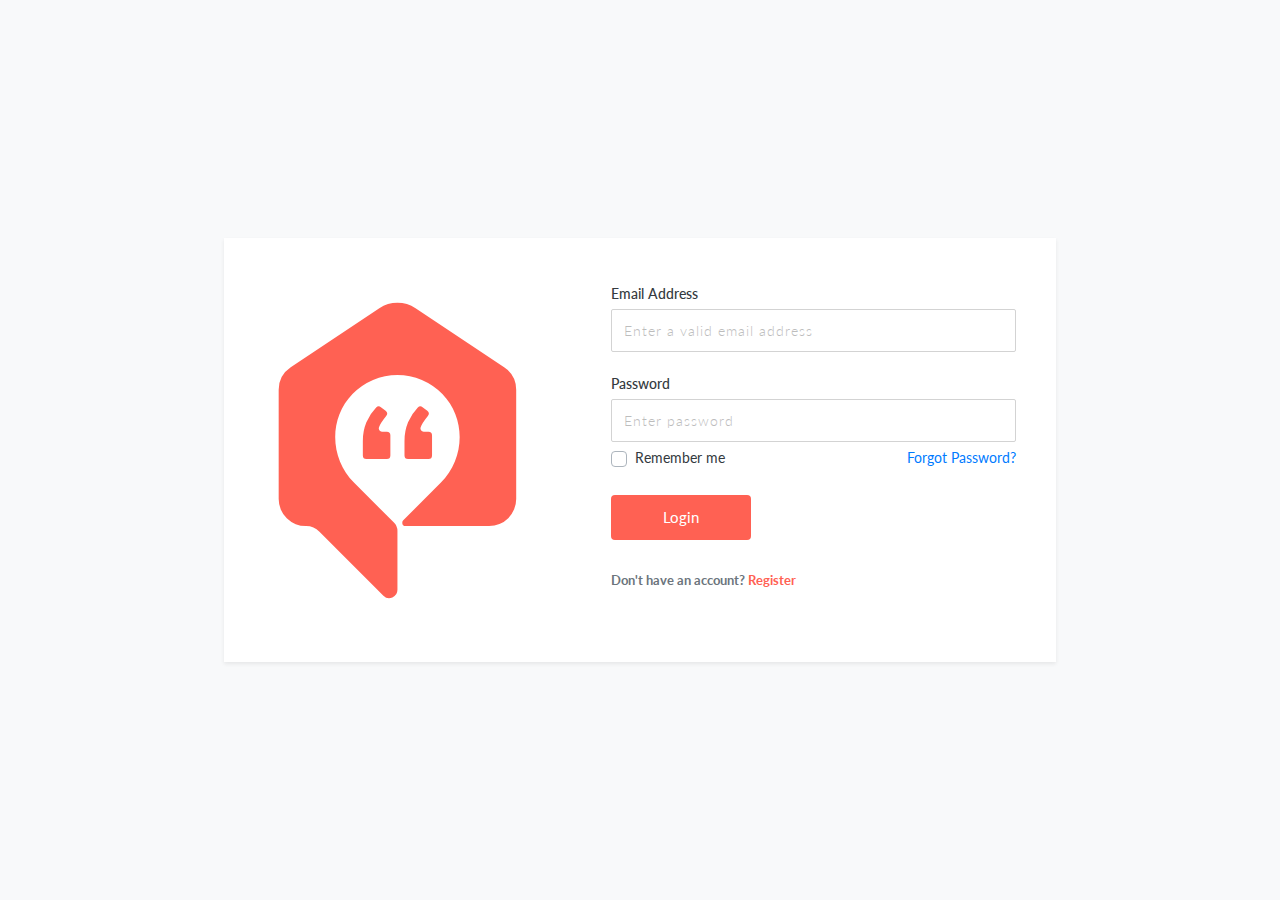
<file: login.html>
<!DOCTYPE html>
<html lang="en">
<head>
  <title>Local Tales</title>
  <meta charset="utf-8">
  <meta name="viewport" content="width=device-width, initial-scale=1">
  <meta name="description" content="">
  <link rel="stylesheet" href="https://cdnjs.cloudflare.com/ajax/libs/font-awesome/5.15.2/css/all.min.css" integrity="sha512-HK5fgLBL+xu6dm/Ii3z4xhlSUyZgTT9tuc/hSrtw6uzJOvgRr2a9jyxxT1ely+B+xFAmJKVSTbpM/CuL7qxO8w==" crossorigin="anonymous" />
  <link rel="stylesheet" href="css/bootstrap.min.css">
  <link rel="stylesheet" type="text/css" href="css/slick.css"/>
  <link rel="stylesheet" type="text/css" href="css/slick-theme.css"/>
  <link rel="stylesheet" href="css/style.css">

</head>
<body ><!-- class="login-body" -->

<!-- Navbar-->
<section class="bg-light d-flex align-items-center" style="min-height: 100vh;">
    <div class="container h-100">
        <div class="card card0 border-0 col-12 col-md-9 m-auto shadow-sm">
            <div class="row d-flex align-items-center">
                <div class="col-lg-5">
                    <svg viewBox="0 0 170.07874 170.07874"><path d="M142.30524,40.43091,94.76,8.7343a17.52422,17.52422,0,0,0-19.44131,0L27.77383,40.43075a14.53973,14.53973,0,0,0-6.47456,12.09781v58.58023a14.53919,14.53919,0,0,0,14.75719,14.53758,9.98433,9.98433,0,0,1,7.124,3.04112l34.32781,34.30017a4.41236,4.41236,0,0,0,7.53112-3.12127V128.30917a6.4244,6.4244,0,0,0-1.88165-4.54272L61.81938,102.428c-13.06593-13.066-13.76908-34.415-.90316-47.678a33.59717,33.59717,0,0,1,48.24608.0001c12.86607,13.26308,12.16281,34.6123-.90328,47.67838L88.16617,122.52122a1.83168,1.83168,0,0,0-.53649,1.2952h0a1.83168,1.83168,0,0,0,1.83168,1.83168h44.77871a14.5394,14.5394,0,0,0,14.5394-14.5394V52.52809A14.539,14.539,0,0,0,142.30524,40.43091Z" fill="#ff6153"/><path d="M81.24678,76.86024v10.852a1.90907,1.90907,0,0,1-1.90907,1.90908H68.37993a1.90907,1.90907,0,0,1-1.90907-1.90908V79.91219A25.72945,25.72945,0,0,1,68.37038,69.8844a27.36175,27.36175,0,0,1,5.2509-7.84055,1.89662,1.89662,0,0,1,2.54488-.19243l2.53908,1.95325a1.91051,1.91051,0,0,1,.304,2.72619A32.97663,32.97663,0,0,0,76.33967,70.201a14.63124,14.63124,0,0,0-1.20306,2.42282,1.71525,1.71525,0,0,0,1.6008,2.32736h2.6003A1.90907,1.90907,0,0,1,81.24678,76.86024Zm22.3611,0v10.852a1.90907,1.90907,0,0,1-1.90907,1.90908H90.73967a1.90907,1.90907,0,0,1-1.90907-1.90908V79.91219A25.70493,25.70493,0,0,1,90.73149,69.8844a27.34782,27.34782,0,0,1,5.25086-7.841,1.89663,1.89663,0,0,1,2.54468-.19219l2.53882,1.953a1.91051,1.91051,0,0,1,.30369,2.72653A32.92077,32.92077,0,0,0,98.69941,70.201a14.61545,14.61545,0,0,0-1.203,2.42312,1.71528,1.71528,0,0,0,1.60094,2.32706h2.60145A1.90907,1.90907,0,0,1,103.60788,76.86024Z" fill="#ff6153"/></svg>
                </div>
                <div class="col-lg-7 ">
                    <form class="card border-0 px-2 px-md-4 py-3 py-md-5">
                        <div class="row px-3"> <label class="mb-1">
                                <h6 class="mb-0 text-sm text-dark">Email Address</h6>
                            </label> <input class="mb-4" type="text" name="email" placeholder="Enter a valid email address"> </div>
                        <div class="row px-3"> <label class="mb-1">
                                <h6 class="mb-0 text-sm text-dark">Password</h6>
                            </label> <input type="password" name="password" placeholder="Enter password"> </div>
                        <div class="row px-3 mb-4">
                            <div class="custom-control custom-checkbox custom-control-inline"> <input id="chk1" type="checkbox" name="chk" class="custom-control-input"> <label for="chk1" class="custom-control-label text-sm text-dark">Remember me</label> </div> <a href="#" class="ml-auto mb-0 text-sm text-primary">Forgot Password?</a>
                        </div>
                        <div class="row mb-3 px-3"> <button type="submit" class="btn btn-blue text-center">Login</button> </div>
                        <div class="row mb-4 px-3"> <small class="font-weight-bold text-muted">Don't have an account? <a class="text-orange ">Register</a></small> </div>
                    </form>
                </div>
            </div>
        </div>
      </div>
      
      
</section>
<!--Script-->

<script src="js/jquery.min.js"></script>
<script src="js/popper.min.js"></script>
<script src="js/bootstrap.min.js"></script>
<script type="text/javascript" src="js/slick.min.js"></script>
<script src="js/custom.js"></script>




</body>
</html>
</file>
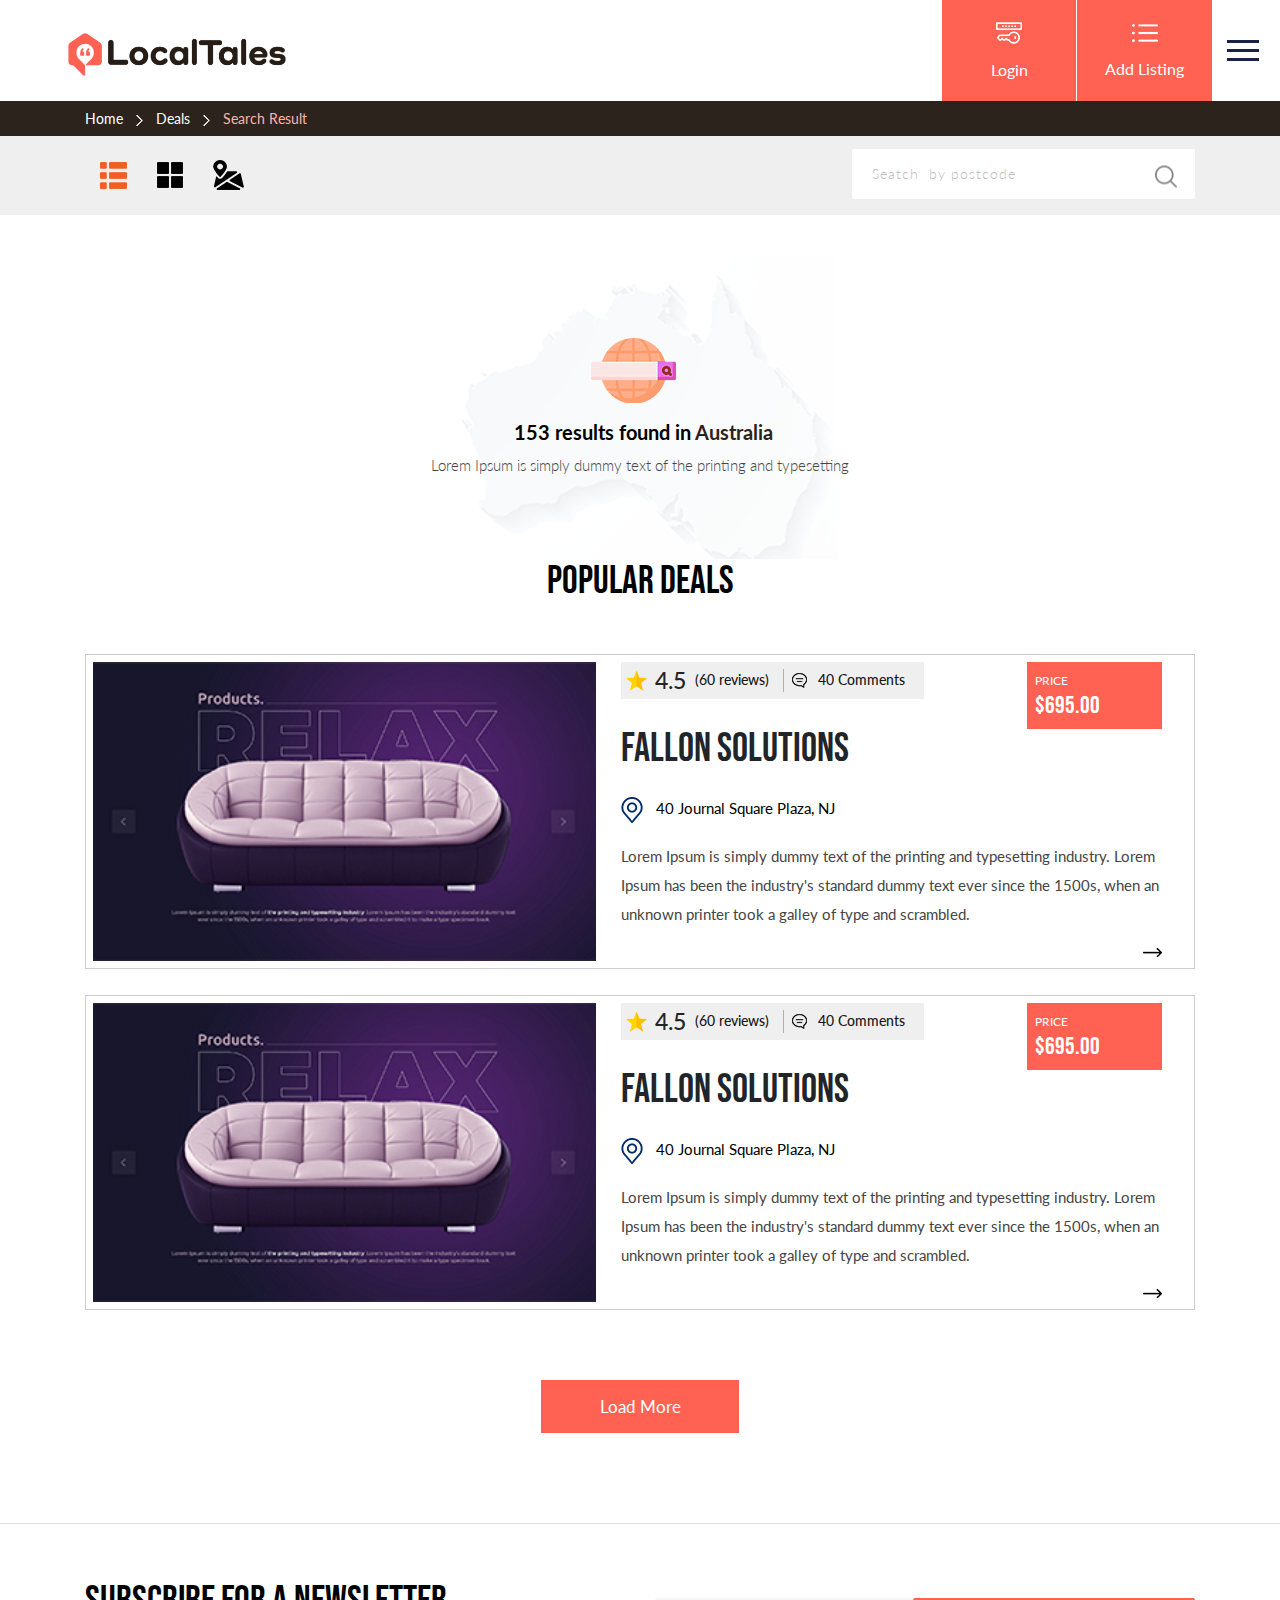
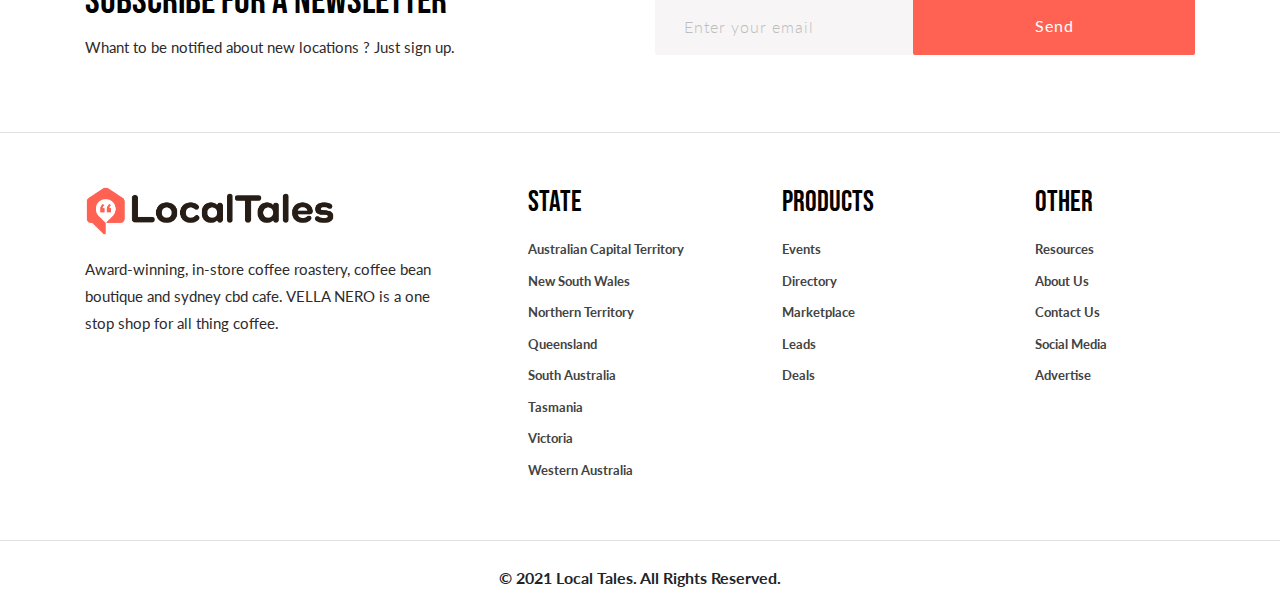
<file: our-postcode-deals.html>
<!DOCTYPE html>
<html lang="en">
<head>
  <title>Local Tales</title>
  <meta charset="utf-8">
  <meta name="viewport" content="width=device-width, initial-scale=1">
  <meta name="description" content="">
  <link rel="stylesheet" href="https://cdnjs.cloudflare.com/ajax/libs/font-awesome/5.15.2/css/all.min.css" integrity="sha512-HK5fgLBL+xu6dm/Ii3z4xhlSUyZgTT9tuc/hSrtw6uzJOvgRr2a9jyxxT1ely+B+xFAmJKVSTbpM/CuL7qxO8w==" crossorigin="anonymous" />
  <link rel="stylesheet" href="css/bootstrap.min.css">
  <link rel="stylesheet" type="text/css" href="css/slick.css"/>
  <link rel="stylesheet" type="text/css" href="css/slick-theme.css"/>
  <link rel="stylesheet" type="text/css" href="css/owl.carousel.min.css"/>
  <link rel="stylesheet" type="text/css" href="css/owl.theme.default.min.css"/>
  <link rel="stylesheet" href="css/style.css">

</head>
<body>
<header>
	<a href="#" class="logo">
		<img src="images/logo.png">
	</a>
	<div class="left-header">
		<div class="navigation">
			<ul class="menu">
				<li><a href="#">Home</a></li>
				<li><a href="#">Postcodes <span><i class="fas fa-chevron-down"></i></span> </a>
					<ul>
						<li><a href="#">Queensland</a></li>
						<li><a href="#">Victoria</a></li>
						<li><a href="#">New South Wales</a></li>
						<li><a href="#">Tasmania</a></li>
						<li><a href="#">South Australia</a></li>
						<li><a href="#">Western Australia</a></li>
						<li><a href="#">Northern Territory</a></li>
						<li><a href="#">Australian Capital Territory </a></li>
					</ul>
				</li>
				<li><a href="#">Directory</a></li>
				<li><a href="#">Events </a></li>
				<li><a href="#">Marketplace</a></li>
				<li><a href="#">Deals </a></li>
				<li><a href="#">Local Leads</a></li>
				<li><a href="#">Resources</a></li>
				<li><a href="#">About Us <span><i class="fas fa-chevron-down"></i></span> </a>
					<ul>
						<li><a href="#">FAQs</a></li>
					</ul>

				</li>
				<li><a href="#">Contact Us</a></li>
			</ul>
		</div>
		<ul class="button-list">
			<li>
				<a href="#">
					<span><img src="images/login-icon.png"></span>
					Login
				</a>
			</li>
			<li>
				<a href="#">
					<span><img src="images/listing-icon.png"></span>
					Add Listing
				</a>
			</li>
		</ul>
		<div class="ham">
			<span></span>
			<span></span>
			<span></span>
		</div>
	</div>
</header><!--Header-->

<section class="breadcumb_wrap">
	<div class="container">
		<div class="row">
			<div class="col-12">
				<ul class="breadcumb_list">
					<li><a href="index.html">Home</a></li>
					<li><img src="images/down-arrow.png"></li>
					<li><a href="index.html">Deals</a></li>
					<li><img src="images/down-arrow.png"></li>
					<li>Search Result</li>
				</ul>
			</div>
		</div>
	</div>
</section><!--Breadcumb-->

<section class="search_history_wrap">
	<div class="history_grid_header history_grid_header-mod">
		<div class="container">
			<div class="row">
				<div class="col-12 d-flex flex-column flex-md-row align-items-center justify-content-between">
					<ul class="nav nav-tabs" id="myTab" role="tablist">
					  	<li class="nav-item" role="presentation">
					    	<a class="nav-link active" id="list-tab" data-toggle="tab" href="#list" role="tab" aria-controls="list" aria-selected="true"><img class="display-none" src="images/list-2.png"><img class="display-block" src="images/list-active.png"></a>
					  	</li>
					  	<li class="nav-item" role="presentation">
					    	<a class="nav-link" id="gird-tab" data-toggle="tab" href="#gird" role="tab" aria-controls="gird" aria-selected="false"><img class="display-none" src="images/grid.png"><img class="display-block" src="images/active-grid.png"></a>
					  	</li>
					  	<li class="nav-item" role="presentation">
					    	<a class="nav-link" id="map-tab" data-toggle="tab" href="#map" role="tab" aria-controls="map" aria-selected="false"><img class="display-none" src="images/map.png"><img class="display-block" src="images/map-active.png"></a>
					  </li>
					</ul>
					<div class="search_form_wrap">
						<form>
							<input type="text" name="" placeholder="Seatch  by postcode">
							<button><img src="images/magnify.png"></button>
						</form>
					</div>
				</div>
			</div>
		</div>
	</div>
	<div class="history_grid_body history_grid_body-mod">
		<div class="container">
			<div class="row">
				<div class="col-12">
					<div class="tab-content" id="myTabContent">
					  	<div class="tab-pane fade show active" id="list" role="tabpanel" aria-labelledby="list-tab">
					  		<div class="result_tab_title_wrap">
					  			<h5 class="result_tab_title">153 results found in <a href="#">Australia</a></h5>
					  			<p>Lorem Ipsum is simply dummy text of the printing and typesetting</p>
					  		</div>
							<div>
								<h2 class="main-heading text-center mb-5">popular deals</h2>
							</div>
					  		<ul class="search_list_items search_list_items-mod">
					  			<li>
					  				<div class="location_img_wrap">
					  					<img src="images/off-1.jpg">
					  				</div>
					  				<div class="list_content_wrap row m-0">
										<div class="col-md-9 p-0">
											<ul class="rating_coments">
												<li>
													<img src="images/star.png">
													<h5>4.5 <span>(60 reviews)</span></h5>
												</li>
												<li>
													<img src="images/chat.png">
													<h5><span>40 Comments</span></h5>
												</li>
											</ul>
											<h4 class="place_title bebasnew">Fallon Solutions</h4>
											<div class="location_details">
												<p class="location"><img src="images/place.png">40 Journal Square Plaza, NJ</p>
											</div>
										</div>
					  					<div class="col-md-3 p-0 postcode-deals">
											<div class="bg-orange offer-price">
												<p class="text-white ">PRICE
													<span class="bebasnew">$695.00</span>
												</p>
											</div>
										</div>
						  				<p class="history_details">Lorem Ipsum is simply dummy text of the printing and typesetting industry. Lorem Ipsum has been the industry's standard dummy text ever since the 1500s, when an unknown printer took a galley of type and scrambled.</p>
						  				<a href="#"><img src="images/right-arrow.png"></a>
					  				</div>
					  			</li>
					  			<li>
									<div class="location_img_wrap">
										<img src="images/off-1.jpg">
									</div>
									<div class="list_content_wrap row m-0">
									  <div class="col-md-9 p-0">
										  <ul class="rating_coments">
											  <li>
												  <img src="images/star.png">
												  <h5>4.5 <span>(60 reviews)</span></h5>
											  </li>
											  <li>
												  <img src="images/chat.png">
												  <h5><span>40 Comments</span></h5>
											  </li>
										  </ul>
										  <h4 class="place_title bebasnew">Fallon Solutions</h4>
										  <div class="location_details">
											  <p class="location"><img src="images/place.png">40 Journal Square Plaza, NJ</p>
										  </div>
									  </div>
										<div class="col-md-3 p-0 postcode-deals">
											<div class="bg-orange offer-price">
												<p class="text-white ">PRICE
													<span class="bebasnew">$695.00</span>
												</p>
											</div>
									  </div>
										<p class="history_details">Lorem Ipsum is simply dummy text of the printing and typesetting industry. Lorem Ipsum has been the industry's standard dummy text ever since the 1500s, when an unknown printer took a galley of type and scrambled.</p>
										<a href="#"><img src="images/right-arrow.png"></a>
									</div>
					  			</li>
					  		</ul>
					  		<a href="#" class="orange-btm load_btn">Load More</a>
					  	</div>
					  	<div class="tab-pane fade" id="gird" role="tabpanel" aria-labelledby="gird-tab">
					  		<div class="result_tab_title_wrap">
					  			<h5 class="result_tab_title">153 results found in <a href="#">Australia</a></h5>
					  			<p>Lorem Ipsum is simply dummy text of the printing and typesetting</p>
					  		</div>
							<div>
								<h2 class="main-heading text-center mb-5">popular deals</h2>
							</div>
					  		<ul class="search_list_items">
					  			<li class="p-0">
					  				<div class="location_img_wrap">
					  					<img src="images/off-1.jpg">
					  					<ul class="rating_coments">
					  						<li>
					  							<img src="images/star.png">
					  							<h5>4.5 <span>(60 reviews)</span></h5>
					  						</li>
					  						<li>
					  							<img src="images/chat.png">
					  							<h5><span>40 Comments</span></h5>
					  						</li>
					  					</ul>
					  				</div>
					  				<div class="list_content_wrap grid-event row m-0">
										<div class="col-md-8 p-0 title-grid-event">
											<h4 class="place_title bebasnew">Fallon Solutions</h4>
											<p class="location"><img src="images/place.png">41 Devlan St, Mansfield, QLD, 4122</p>
											<div class="card-border mt-3 mb-2"></div>
										</div>
										<div class="col-md-4 p-0 postcode-deals">
											<div class="bg-orange offer-price">
												<p class="text-white">PRICE
												  <span class="bebasnew">$695.00</span>
												</p>
											</div>
										</div>
					  					
						  				<p class="history_details">Lorem Ipsum is simply dummy text of the printing and typesetting industry.</p>
						  				<a href="#"><img src="images/right-arrow.png"></a>
					  				</div>
					  			</li>
								  <li class="p-0">
									<div class="location_img_wrap">
										<img src="images/off-1.jpg">
										<ul class="rating_coments">
											<li>
												<img src="images/star.png">
												<h5>4.5 <span>(60 reviews)</span></h5>
											</li>
											<li>
												<img src="images/chat.png">
												<h5><span>40 Comments</span></h5>
											</li>
										</ul>
									</div>
									<div class="list_content_wrap grid-event row m-0">
									  <div class="col-md-8 p-0 title-grid-event">
										  <h4 class="place_title bebasnew">Fallon Solutions</h4>
										  <p class="location"><img src="images/place.png">41 Devlan St, Mansfield, QLD, 4122</p>
										  <div class="card-border mt-3 mb-2"></div>
									  </div>
									  <div class="col-md-4 p-0 postcode-deals">
										  <div class="bg-orange offer-price">
											  <p class="text-white">PRICE
												<span class="bebasnew">$695.00</span>
											  </p>
										  </div>
									  </div>
										
										<p class="history_details">Lorem Ipsum is simply dummy text of the printing and typesetting industry.</p>
										<a href="#"><img src="images/right-arrow.png"></a>
									</div>
								</li>
								<li class="p-0">
									<div class="location_img_wrap">
										<img src="images/off-1.jpg">
										<ul class="rating_coments">
											<li>
												<img src="images/star.png">
												<h5>4.5 <span>(60 reviews)</span></h5>
											</li>
											<li>
												<img src="images/chat.png">
												<h5><span>40 Comments</span></h5>
											</li>
										</ul>
									</div>
									<div class="list_content_wrap grid-event row m-0">
									  <div class="col-md-8 p-0 title-grid-event">
										  <h4 class="place_title bebasnew">Fallon Solutions</h4>
										  <p class="location"><img src="images/place.png">41 Devlan St, Mansfield, QLD, 4122</p>
										  <div class="card-border mt-3 mb-2"></div>
									  </div>
									  <div class="col-md-4 p-0 postcode-deals">
										  <div class="bg-orange offer-price">
											  <p class="text-white">PRICE
												<span class="bebasnew">$695.00</span>
											  </p>
										  </div>
									  </div>
										
										<p class="history_details">Lorem Ipsum is simply dummy text of the printing and typesetting industry.</p>
										<a href="#"><img src="images/right-arrow.png"></a>
									</div>
								</li>
								<li class="p-0">
									<div class="location_img_wrap">
										<img src="images/off-1.jpg">
										<ul class="rating_coments">
											<li>
												<img src="images/star.png">
												<h5>4.5 <span>(60 reviews)</span></h5>
											</li>
											<li>
												<img src="images/chat.png">
												<h5><span>40 Comments</span></h5>
											</li>
										</ul>
									</div>
									<div class="list_content_wrap grid-event row m-0">
									  <div class="col-md-8 p-0 title-grid-event">
										  <h4 class="place_title bebasnew">Fallon Solutions</h4>
										  <p class="location"><img src="images/place.png">41 Devlan St, Mansfield, QLD, 4122</p>
										  <div class="card-border mt-3 mb-2"></div>
									  </div>
									  <div class="col-md-4 p-0 postcode-deals">
										  <div class="bg-orange offer-price">
											  <p class="text-white">PRICE
												<span class="bebasnew">$695.00</span>
											  </p>
										  </div>
									  </div>
										
										<p class="history_details">Lorem Ipsum is simply dummy text of the printing and typesetting industry.</p>
										<a href="#"><img src="images/right-arrow.png"></a>
									</div>
								</li>
								
					  		</ul>
					  		<a href="#" class="orange-btm load_btn">Load More</a>
					  	</div>
					  	<div class="tab-pane fade" id="map" role="tabpanel" aria-labelledby="map-tab">
					  		
					  	</div>
					</div>
				</div>
			</div>
		</div>
	</div>
</section><!--Search-list-->

<section class="newsletter-section">
	<div class="container">
		<div class="row align-items-center">
			<div class="col-md-6">
				<h2 class="main-heading">Subscribe For a Newsletter</h2>
				<p>Whant to be notified about new locations ? Just sign up.</p>
			</div>
			<div class="col-md-6">
				<form id="" action="" class="news">
					<input type="text" id="usr" placeholder="Enter your email">
					<input type="submit" id="43t" value="Send">
				</form>
			</div>
		</div>
	</div>
</section><!--Newsletter-->
<footer>
	<div class="container">
		<div class="row justify-content-between">
			<div class="col-md-4">
				<a href="#" class="footer-logo">
					<img src="images/logo.png">
				</a>
				<p>
					Award-winning, in-store coffee roastery, coffee bean boutique and sydney cbd cafe. VELLA NERO is a one stop shop for all thing coffee.
				</p>
			</div>
			<div class="col-md-2">
				<h3 class="footer-heading">State</h3>
				<ul class="footer-list">
					<li><a href="#">Australian Capital Territory</a></li>
					<li><a href="#">New South Wales</a></li>
					<li><a href="#">Northern Territory</a></li>
					<li><a href="#">Queensland</a></li>
					<li><a href="#">South Australia</a></li>
					<li><a href="#">Tasmania</a></li>
					<li><a href="#">Victoria</a></li>
					<li><a href="#">Western Australia</a></li>
				</ul>
			</div>
			<div class="col-md-2">
				<h3 class="footer-heading">Products</h3>
				<ul class="footer-list">
					<li><a href="#">Events</a></li>
					<li><a href="#">Directory</a></li>
					<li><a href="#">Marketplace</a></li>
					<li><a href="#">Leads</a></li>
					<li><a href="#">Deals</a></li>
				</ul>
			</div>
			<div class="col-md-2">
				<h3 class="footer-heading">Other</h3>
				<ul class="footer-list">
					<li><a href="#">Resources</a></li>
					<li><a href="#">About Us</a></li>
					<li><a href="#">Contact Us</a></li>
					<li><a href="#">Social Media</a></li>
					<li><a href="#">Advertise</a></li>
				</ul>
			</div>
		</div>
	</div>
	<div class="copyright">© 2021 Local Tales. All Rights Reserved.</div>
</footer>




<script src="js/jquery.min.js"></script>
<script src="js/popper.min.js"></script>
<script src="js/bootstrap.min.js"></script>
<script src="js/owl.carousel.min.js"></script>
<script type="text/javascript" src="js/slick.min.js"></script>
<script type="text/javascript" src="js/custom.js"></script>


<script type="text/javascript">
	$(document).ready(function(){
		$('.ham').click(function(e){
			e.stopPropagation();
			$('.navigation').toggleClass('slide');
		});

		$(document).click(function(){
			$('.navigation').removeClass('slide');
		});

		$('.navigation').click(function(e){
			e.stopPropagation();
		});
	});
</script>

</body>
</html>
</file>
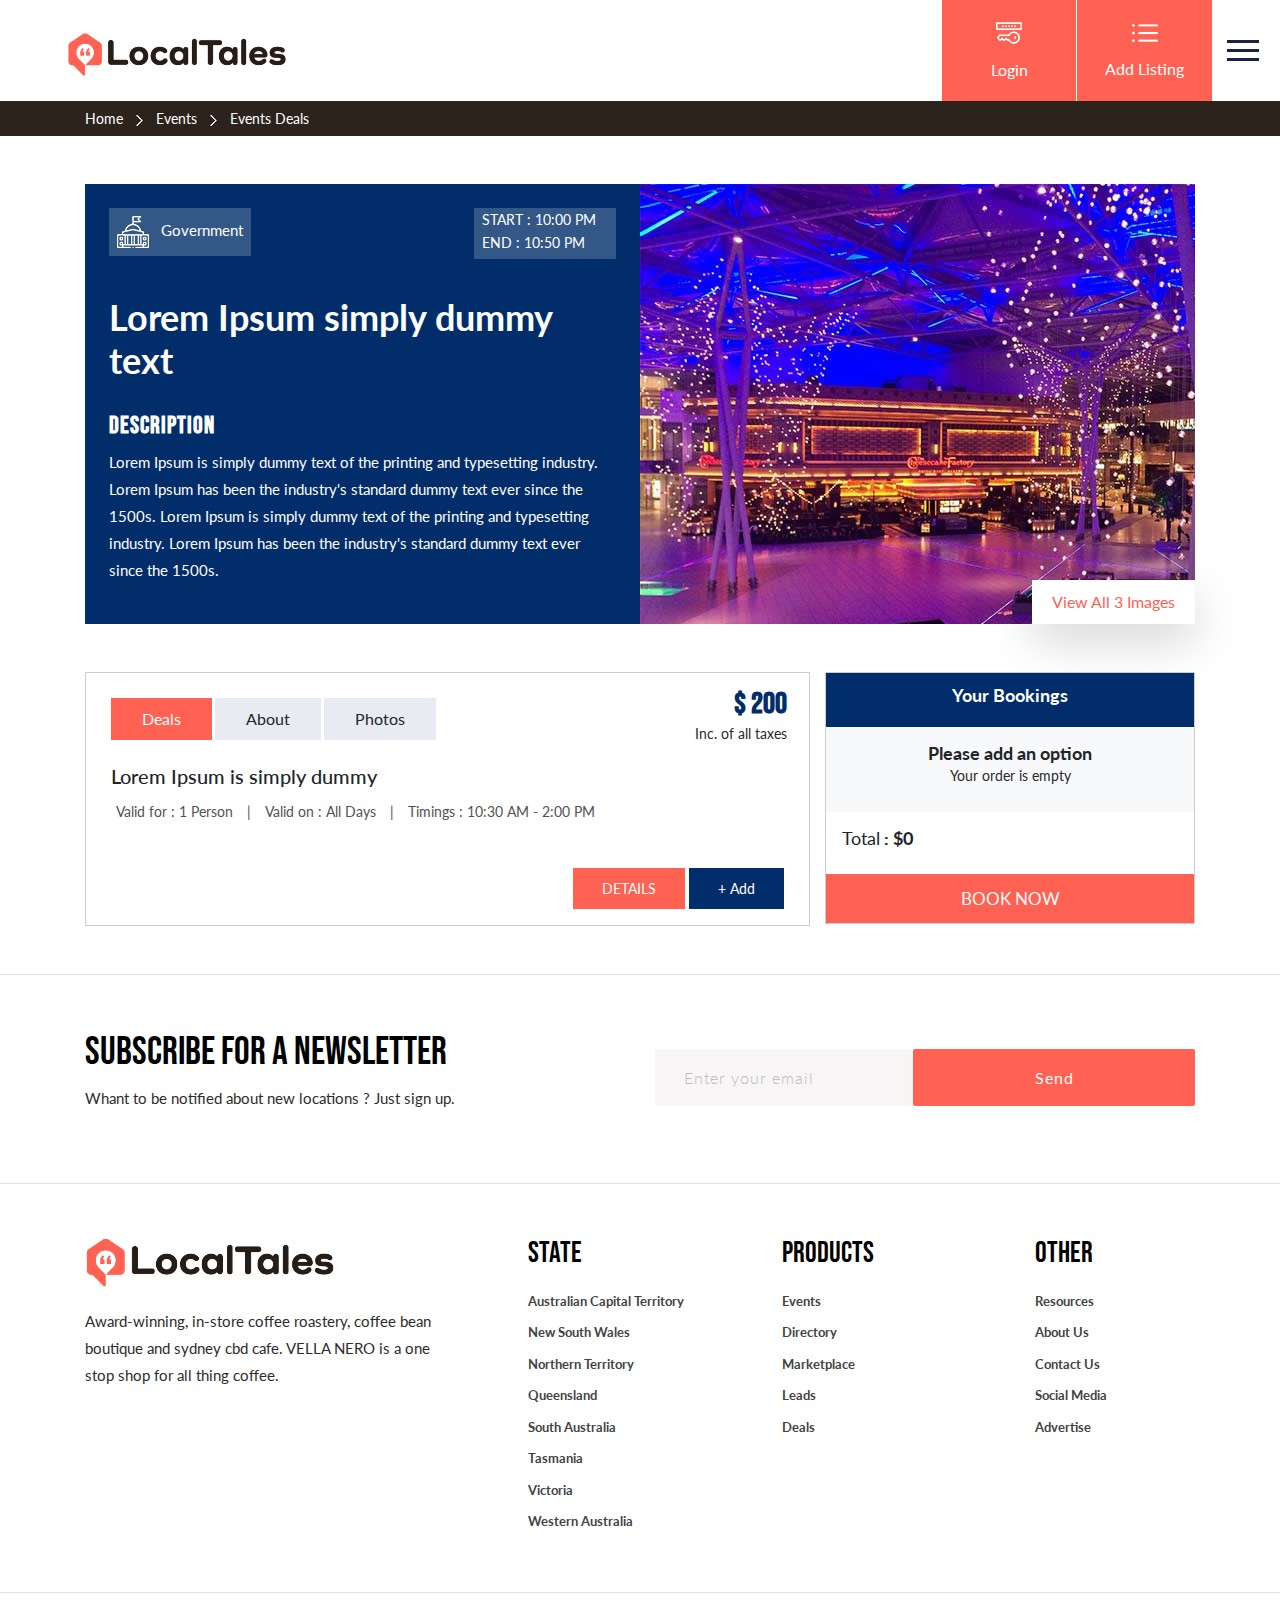
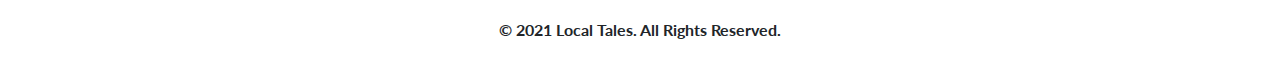
<file: our-postcode-event-deals.html>
<!DOCTYPE html>
<html lang="en">
<head>
  <title>Local Tales</title>
  <meta charset="utf-8">
  <meta name="viewport" content="width=device-width, initial-scale=1">
  <meta name="description" content="">
  <link rel="stylesheet" href="https://cdnjs.cloudflare.com/ajax/libs/font-awesome/5.15.2/css/all.min.css" integrity="sha512-HK5fgLBL+xu6dm/Ii3z4xhlSUyZgTT9tuc/hSrtw6uzJOvgRr2a9jyxxT1ely+B+xFAmJKVSTbpM/CuL7qxO8w==" crossorigin="anonymous" />
  <link rel="stylesheet" href="css/bootstrap.min.css">
  <link rel="stylesheet" type="text/css" href="css/slick.css"/>
  <link rel="stylesheet" type="text/css" href="css/slick-theme.css"/>
  <link rel="stylesheet" type="text/css" href="css/owl.carousel.min.css"/>
  <link rel="stylesheet" type="text/css" href="css/owl.theme.default.min.css"/>
  <link rel="stylesheet" href="css/style.css">

</head>
<body>
<header>
	<a href="#" class="logo">
		<img src="images/logo.png">
	</a>
	<div class="left-header">
		<div class="navigation">
			<ul class="menu">
				<li><a href="#">Home</a></li>
				<li><a href="#">Postcodes <span><i class="fas fa-chevron-down"></i></span> </a>
					<ul>
						<li><a href="#">Queensland</a></li>
						<li><a href="#">Victoria</a></li>
						<li><a href="#">New South Wales</a></li>
						<li><a href="#">Tasmania</a></li>
						<li><a href="#">South Australia</a></li>
						<li><a href="#">Western Australia</a></li>
						<li><a href="#">Northern Territory</a></li>
						<li><a href="#">Australian Capital Territory </a></li>
					</ul>
				</li>
				<li><a href="#">Directory</a></li>
				<li><a href="#">Events </a></li>
				<li><a href="#">Marketplace</a></li>
				<li><a href="#">Deals </a></li>
				<li><a href="#">Local Leads</a></li>
				<li><a href="#">Resources</a></li>
				<li><a href="#">About Us <span><i class="fas fa-chevron-down"></i></span> </a>
					<ul>
						<li><a href="#">FAQs</a></li>
					</ul>

				</li>
				<li><a href="#">Contact Us</a></li>
			</ul>
		</div>
		<ul class="button-list">
			<li>
				<a href="#">
					<span><img src="images/login-icon.png"></span>
					Login
				</a>
			</li>
			<li>
				<a href="#">
					<span><img src="images/listing-icon.png"></span>
					Add Listing
				</a>
			</li>
		</ul>
		<div class="ham">
			<span></span>
			<span></span>
			<span></span>
		</div>
	</div>
</header><!--Header-->

<section class="breadcumb_wrap">
	<div class="container">
		<div class="row">
			<div class="col-12">
				<ul class="breadcumb_list">
					<li><a href="index.html">Home</a></li>
					<li><img src="images/down-arrow.png"></li>
					<li><a href="index.html">Events</a></li>
					<li><img src="images/down-arrow.png"></li>
					<li><a href="index.html">Events Deals</a></li>
				</ul>
			</div>
		</div>
	</div>
</section><!--Breadcumb-->

<section class="letest-offer">
	<div class="container">
		<div class="row m-0 mt-5 mb-5">
			<div class="col-12 col-md-6 bg-bipblue p-4">
				<ul class="detail-evtext">
					<li>
						<p class="w-100 catagoris_ev">
							<span><img src="./images/cat-gov.png" class="mr-2"> Government</span>
							<span class="float-right w-142">
								<small class="d-block">START : 10:00 PM </small>
								<small>END : 10:50 PM </small>
							</span>
						</p>
						<a href="#"><h1>Lorem Ipsum simply dummy text</h1></a>
						<h6>Description</h6>
						<p class="text-white">
							Lorem Ipsum is simply dummy text of the printing and typesetting industry. Lorem Ipsum has been the industry's standard dummy text ever since the 1500s. Lorem Ipsum is simply dummy text of the printing and typesetting industry. Lorem Ipsum has been the industry's standard dummy text ever since the 1500s.
						</p>
					<li>
				</ul>
			</div>
			<div class="col-12 col-md-6 p-0 image-part" style="background:url(./images/ev2.jpg);">
				<a href="javascript:void(0);" class="all_pic shadow-lg">View All 3 Images</a>
			</div>
		</div>
		
		<div class="row m-0 mt-4 mb-5">
			<div class="col-md-8 pl-2 pl-md-0 details_left">
				<div class="card position-relative">
					<div class="price-deat">
						<h1>$ 200<span>Inc. of all taxes<span></h1>
					</div>
					<ul class="nav nav-tabs" role="tablist">
						<li class="nav-item">
							<a class="nav-link active" data-toggle="tab" href="#deals" role="tab">Deals</a>
						</li>
						<li class="nav-item">
							<a class="nav-link" data-toggle="tab" href="#about" role="tab">About</a>
						</li>
						<li class="nav-item">
							<a class="nav-link" data-toggle="tab" href="#photos" role="tab">Photos</a>
						</li>
					</ul><!-- Tab panes -->
					<div class="tab-content">
						<div class="tab-pane active" id="deals" role="tabpanel">
							<h5>Lorem Ipsum is simply dummy</h5>
							<ul class="deals-contant">
								<li>Valid for : 1 Person</li>
								<li>|</li>
								<li>Valid on : All Days</li>
								<li>|</li>
								<li>Timings : 10:30 AM - 2:00 PM</li>
							</ul>
						</div>
						<div class="tab-pane" id="about" role="tabpanel">
							<p class="mb-0">
								Lorem Ipsum is simply dummy text of the printing and typesetting industry. Lorem Ipsum has been the industry's standard dummy text ever since the 1500s. Lorem Ipsum is simply dummy text of the printing and typesetting industry. Lorem Ipsum has been the industry's standard dummy text ever since the 1500s.
							</p>
						</div>
						<div class="tab-pane" id="photos" role="tabpanel">
							<ul class="photo_tab">
								<li><img src="./images/ev2.jpg"></li>
								<li><img src="./images/ev2.jpg"></li>
								<li><img src="./images/ev2.jpg"></li>
								<li><img src="./images/ev2.jpg"></li>
								<li><img src="./images/ev2.jpg"></li>
								<li><img src="./images/ev2.jpg"></li>
							</ul>
						</div>
					</div>
					<div class="mt-4 text-right">
						<a href="javascript:void(0);" class="orange-btm load_btn" id="load-more2">DETAILS</a>
						<a href="javascript:void(0);" class="blue-btn load_btn" id="load-more2">+ Add</a>
					</div>
				</div>
			</div>
			<div class="col-md-4 p-0 details_right">
				<div class="card position-relative">
					<div class="card-header text-center border-0 bg-bipblue text-white">
						<h4>Your Bookings</h4>
					</div>
					<div class="card-body p-0">
						<div class="bg-light p-3 text-center">
							<h5>Please add an option <span class="d-block">Your order is empty</span></h5>
						</div>
						<div class="p-3">
							<h4><span>Total</span> : $0</h4>
						</div>
					</div>
					<div class="card-footer border-0 p-0">
						<a href="javascript:void(0);" class="orange-btm load_btn" id="load-more2">BOOK NOW</a>
					</div>
				</div>
			</div>
		</div>
	</div>
</section>

<section class="newsletter-section">
	<div class="container">
		<div class="row align-items-center">
			<div class="col-md-6">
				<h2 class="main-heading">Subscribe For a Newsletter</h2>
				<p>Whant to be notified about new locations ? Just sign up.</p>
			</div>
			<div class="col-md-6">
				<form id="" action="" class="news">
					<input type="text" id="usr" placeholder="Enter your email">
					<input type="submit" id="43t" value="Send">
				</form>
			</div>
		</div>
	</div>
</section><!--Newsletter-->
<footer>
	<div class="container">
		<div class="row justify-content-between">
			<div class="col-md-4">
				<a href="#" class="footer-logo">
					<img src="images/logo.png">
				</a>
				<p>
					Award-winning, in-store coffee roastery, coffee bean boutique and sydney cbd cafe. VELLA NERO is a one stop shop for all thing coffee.
				</p>
			</div>
			<div class="col-md-2">
				<h3 class="footer-heading">State</h3>
				<ul class="footer-list">
					<li><a href="#">Australian Capital Territory</a></li>
					<li><a href="#">New South Wales</a></li>
					<li><a href="#">Northern Territory</a></li>
					<li><a href="#">Queensland</a></li>
					<li><a href="#">South Australia</a></li>
					<li><a href="#">Tasmania</a></li>
					<li><a href="#">Victoria</a></li>
					<li><a href="#">Western Australia</a></li>
				</ul>
			</div>
			<div class="col-md-2">
				<h3 class="footer-heading">Products</h3>
				<ul class="footer-list">
					<li><a href="#">Events</a></li>
					<li><a href="#">Directory</a></li>
					<li><a href="#">Marketplace</a></li>
					<li><a href="#">Leads</a></li>
					<li><a href="#">Deals</a></li>
				</ul>
			</div>
			<div class="col-md-2">
				<h3 class="footer-heading">Other</h3>
				<ul class="footer-list">
					<li><a href="#">Resources</a></li>
					<li><a href="#">About Us</a></li>
					<li><a href="#">Contact Us</a></li>
					<li><a href="#">Social Media</a></li>
					<li><a href="#">Advertise</a></li>
				</ul>
			</div>
		</div>
	</div>
	<div class="copyright">© 2021 Local Tales. All Rights Reserved.</div>
</footer>




<script src="js/jquery.min.js"></script>
<script src="js/popper.min.js"></script>
<script src="js/bootstrap.min.js"></script>
<script src="js/owl.carousel.min.js"></script>
<script type="text/javascript" src="js/slick.min.js"></script>
<script type="text/javascript" src="js/custom.js"></script>


<script type="text/javascript">
	$(document).ready(function(){
		$('.ham').click(function(e){
			e.stopPropagation();
			$('.navigation').toggleClass('slide');
		});

		$(document).click(function(){
			$('.navigation').removeClass('slide');
		});

		$('.navigation').click(function(e){
			e.stopPropagation();
		});
	});
</script>

</body>
</html>
</file>
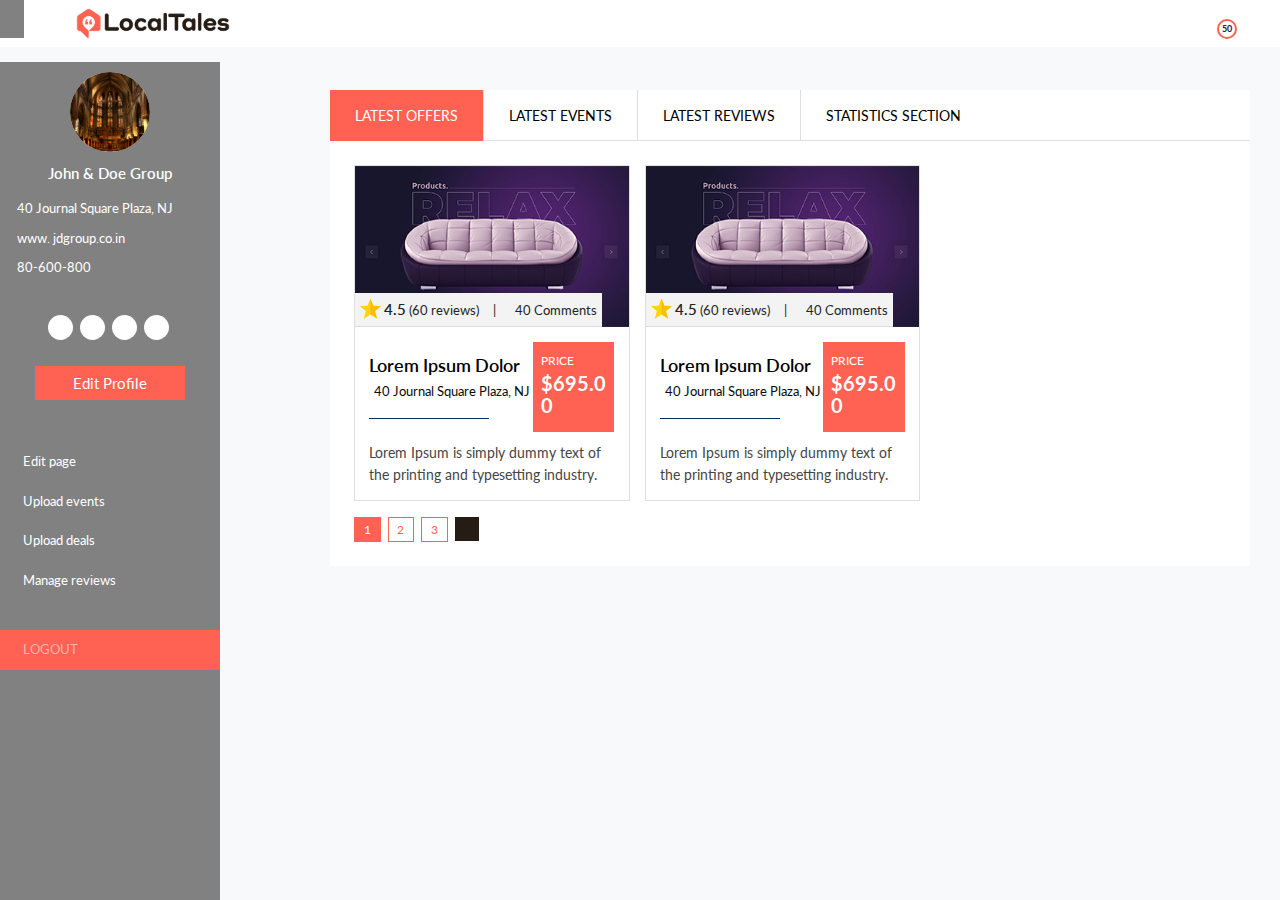
<file: our_postcode_events.html>
<!DOCTYPE html>
<html lang="en">
<head>
  <title>Local Tales</title>
  <meta charset="utf-8">
  <meta name="viewport" content="width=device-width, initial-scale=1">
  <meta name="description" content="">
  <link rel="stylesheet" href="https://cdnjs.cloudflare.com/ajax/libs/font-awesome/5.15.2/css/all.min.css" integrity="sha512-HK5fgLBL+xu6dm/Ii3z4xhlSUyZgTT9tuc/hSrtw6uzJOvgRr2a9jyxxT1ely+B+xFAmJKVSTbpM/CuL7qxO8w==" crossorigin="anonymous" />
  <link rel="stylesheet" href="css/bootstrap.min.css">
  <link rel="stylesheet" type="text/css" href="css/slick.css"/>
  <link rel="stylesheet" type="text/css" href="css/slick-theme.css"/>
  <link rel="stylesheet" href="css/style.css">

</head>
<body class="bg-lightgray">

<header>
  <nav class="mnb navbar navbar-default fixed-top topnav">
    <div class="container-fluid">
      <div class="navbar-header">
        <!-- <button type="button" class="navbar-toggle collapsed" data-toggle="collapse" data-target="#navbar" aria-expanded="false" aria-controls="navbar">
          <span class="sr-only">Toggle navigation</span>
          <i class="ic fa fa-bars"></i>
        </button> -->
        <div>
           <a href="#" id="msbo" class="menuIcon"><i class="ic fa fa-bars"></i></a>
           <a href="#" class="admin-brand"><img src="./images/logo.png" class="img-fluid"></a>
        </div>
      </div>
      <div id="navbar" class="top-rightmenu">
        <ul class="navbar-nav ml-aoto">
          <li>
            <a href="#"><i class="far fa-bell"></i></a>
            <span class="count-noti">
              50
            </span>
          </li>
          <li><a href="#"><i class="fas fa-cog"></i></a></li>
        </ul>
      </div>
    </div>
  </nav>
  <!--msb: main sidebar-->
  <div class="msb" id="msb">
      <nav class="navbar navbar-default" role="navigation">
        <!-- Brand and toggle get grouped for better mobile display -->
        <div class="navbar-header">
          <div class="brand-wrapper">
            <!-- Brand -->
            <div class="brand-name-wrapper">
              <div class="user-profile-pic">
                <img src="./images/c2.jpg">
              </div>
              <h6>John & Doe Group</h6>
              <ul class="left-menuadd">
                <li><i class="fas fa-map-marker-alt"></i> 40 Journal Square Plaza, NJ</li>
                <li><i class="fas fa-globe"></i> www. jdgroup.co.in</li>
                <li><i class="fas fa-phone-alt"></i> 80-600-800</li>
              </ul>
              <div class="social-div text-center">
                <ul>
                  <li><a href=""><i class="fab fa-facebook-f"></i></a></li>
                  <li><a href=""><i class="fab fa-twitter"></i></a></li>
                  <li><a href=""><i class="fab fa-instagram"></i></a></li>
                  <li><a href=""><i class="fab fa-youtube"></i></a></li>
                </ul>
                <a href="#" class="pro-edit"><i class="far fa-edit"></i> Edit Profile</a>
              </div>
            </div>
  
          </div>
  
        </div>
  
        <!-- Main Menu -->
        <div class="side-menu-container">
          <ul class="nav navbar-nav">
            <li><a href="#"><i class="far fa-edit"></i>Edit page</a></li>
            <li class="active"><a href="#"><i class="far fa-calendar-alt"></i>Upload events</a></li>
            <li><a href="#"><i class="fa fa-heart"></i> Upload deals</a></li>
            <li><a href="#"><i class="far fa-thumbs-up"></i>Manage reviews</a></li>
            <li><a href="#" class="logout-bg"><i class="fas fa-sign-out-alt"></i>LOGOUT</a></li>
          </ul>
        </div><!-- /.navbar-collapse -->
      </nav>  
  </div>
  
  <!--main content wrapper-->
  <div class="mcw">
    <div class="container-fluid">
        <div class="row m-0">
            <div class="col-12">
              <div class="card border-0">
                <div class="card-body p-0">
                  <ul class="nav nav-tabs" id="myTab" role="tablist">
                    <li class="nav-item" role="presentation">
                      <a class="nav-link active" id="offers-tab" data-toggle="tab" href="#offers" role="tab" aria-controls="offers" aria-selected="true">Latest Offers</a>
                    </li>
                    <li class="nav-item" role="presentation">
                      <a class="nav-link" id="events-tab" data-toggle="tab" href="#events" role="tab" aria-controls="events" aria-selected="false">Latest Events</a>
                    </li>
                    <li class="nav-item" role="presentation">
                      <a class="nav-link" id="reviews-tab" data-toggle="tab" href="#reviews" role="tab" aria-controls="reviews" aria-selected="false">Latest Reviews </a>
                    </li>
                    <li class="nav-item" role="presentation">
                      <a class="nav-link border-0" id="section-tab" data-toggle="tab" href="#section" role="tab" aria-controls="section" aria-selected="false">Statistics section</a>
                    </li>
                  </ul>
                  <div class="tab-content p-4" id="myTabContent">
                    <div class="tab-pane fade show active" id="offers" role="tabpanel" aria-labelledby="offers-tab">
                      <div class="row m-0">
                        <div class="col-12 col-md-4 col-lg-4 col-sm-4 mb-3 pl-md-0">
                          <div class="card">
                            <div class="position-relative">
                              <img src="./images/off-1.jpg" class="card-img-top" alt="Events">
                              <div class="img-retting">
                                <ul>
                                  <li><img src="./images/event-star.png"> <span>4.5</span> (60 reviews)</li>
                                  <li>|</li>
                                  <li><i class="far fa-comment-dots"></i> 40 Comments</li>
                                </ul>
                              </div>
                            </div>
                            <div class="card-body event-body">
                              <div class="row m-0 col-12 p-0">
                                <div class="col-8 col-md-8 p-0">
                                  <h5 class="card-title">Lorem Ipsum Dolor
                                    <span class="d-block"><i class="fas fa-map-marker-alt"></i> 40 Journal Square Plaza, NJ</span>
                                  </h5>
                                  <div class="card-border"></div>
                                </div>
                                <div class="col-4 col-md-4 p-0 categ-text">
                                  <div class="bg-orange offer-price">
                                    <p>PRICE
                                      <span>$695.00</span>
                                    </p>
                                  </div>
                                </div>
                              </div>
                              <p class="card-text">Lorem Ipsum is simply dummy text of the printing and typesetting industry.</p>
                              <a href="#" class="float-right text-dark"><i class="fas fa-long-arrow-alt-right"></i></a>
                            </div>
                          </div>
                        </div>
                        <div class="col-12 col-md-4 col-lg-4 col-sm-4 mb-3 pl-md-0">
                          <div class="card">
                            <div class="position-relative">
                              <img src="./images/off-1.jpg" class="card-img-top" alt="Events">
                              <div class="img-retting">
                                <ul>
                                  <li><img src="./images/event-star.png"> <span>4.5</span> (60 reviews)</li>
                                  <li>|</li>
                                  <li><i class="far fa-comment-dots"></i> 40 Comments</li>
                                </ul>
                              </div>
                            </div>
                            <div class="card-body event-body">
                              <div class="row m-0 col-12 p-0">
                                <div class="col-8 col-md-8 p-0">
                                  <h5 class="card-title">Lorem Ipsum Dolor
                                    <span class="d-block"><i class="fas fa-map-marker-alt"></i> 40 Journal Square Plaza, NJ</span>
                                  </h5>
                                  <div class="card-border"></div>
                                </div>
                                <div class="col-4 col-md-4 p-0 categ-text">
                                  <div class="bg-orange offer-price">
                                    <p>PRICE
                                      <span>$695.00</span>
                                    </p>
                                  </div>
                                </div>
                              </div>
                              <p class="card-text">Lorem Ipsum is simply dummy text of the printing and typesetting industry.</p>
                              <a href="#" class="float-right text-dark"><i class="fas fa-long-arrow-alt-right"></i></a>
                            </div>
                          </div>
                        </div>
                      </div>
                      <div class="row m-0">
                        <nav aria-label="Page navigation example">
                          <ul class="pagination">
                            <li class="page-item active"><a class="page-link" href="#">1</a></li>
                            <li class="page-item"><a class="page-link" href="#">2</a></li>
                            <li class="page-item"><a class="page-link" href="#">3</a></li>
                            <li class="page-item">
                              <a class="page-link nest-bg bor" href="#" aria-label="Next">
                                <span aria-hidden="true"><i class="fas fa-chevron-right"></i></span>
                              </a>
                            </li>
                          </ul>
                        </nav>
                      </div>
                    </div>
                    <div class="tab-pane fade" id="events" role="tabpanel" aria-labelledby="events-tab">
                      <div class="row m-0">
                        <div class="col-12 col-md-4 col-lg-4 col-sm-4 mb-3 pl-md-0">
                          <div class="card">
                            <div class="position-relative">
                              <img src="./images/ev-1.jpg" class="card-img-top" alt="Events">
                              <div class="img-retting">
                                <ul>
                                  <li><img src="./images/event-star.png"> <span>4.5</span> (60 reviews)</li>
                                  <li>|</li>
                                  <li><i class="far fa-comment-dots"></i> 40 Comments</li>
                                </ul>
                              </div>
                            </div>
                            <div class="card-body event-body">
                              <div class="row m-0 col-12 p-0">
                                <div class="col-8 col-md-8 p-0">
                                  <h5 class="card-title">Lorem Ipsum Dolor
                                    <span class="d-block"><i class="fas fa-map-marker-alt"></i> 40 Journal Square Plaza, NJ</span>
                                  </h5>
                                  <div class="card-border"></div>
                                </div>
                                <div class="col-4 col-md-4 p-0 categ-text">
                                  <div class="bg-orange text-center">
                                    <img src="./images/cat-gov.png" class="pt-2">
                                    <p>Government</p>
                                  </div>
                                </div>
                              </div>
                              <p class="card-text">Lorem Ipsum is simply dummy text of the printing and typesetting industry.</p>
                              <a href="#" class="float-right text-dark"><i class="fas fa-long-arrow-alt-right"></i></a>
                            </div>
                          </div>
                        </div>
                        <div class="col-12 col-md-4 col-lg-4 col-sm-4 mb-3 pl-md-0">
                          <div class="card">
                            <div class="position-relative">
                              <img src="./images/ev-1.jpg" class="card-img-top" alt="Events">
                              <div class="img-retting">
                                <ul>
                                  <li><img src="./images/event-star.png"> <span>4.5</span> (60 reviews)</li>
                                  <li>|</li>
                                  <li><i class="far fa-comment-dots"></i> 40 Comments</li>
                                </ul>
                              </div>
                            </div>
                            <div class="card-body event-body">
                              <div class="row m-0 col-12 p-0">
                                <div class="col-8 col-md-8 p-0">
                                  <h5 class="card-title">Lorem Ipsum Dolor
                                    <span class="d-block"><i class="fas fa-map-marker-alt"></i> 40 Journal Square Plaza, NJ</span>
                                  </h5>
                                  <div class="card-border"></div>
                                </div>
                                <div class="col-4 col-md-4 p-0 categ-text">
                                  <div class="bg-orange text-center">
                                    <img src="./images/cat-gov.png" class="pt-2">
                                    <p>Government</p>
                                  </div>
                                </div>
                              </div>
                              <p class="card-text">Lorem Ipsum is simply dummy text of the printing and typesetting industry.</p>
                              <a href="#" class="float-right text-dark"><i class="fas fa-long-arrow-alt-right"></i></a>
                            </div>
                          </div>
                        </div>
                      </div>
                      <div class="row m-0">
                        <nav aria-label="Page navigation example">
                          <ul class="pagination">
                            <li class="page-item active"><a class="page-link" href="#">1</a></li>
                            <li class="page-item"><a class="page-link" href="#">2</a></li>
                            <li class="page-item"><a class="page-link" href="#">3</a></li>
                            <li class="page-item">
                              <a class="page-link nest-bg bor" href="#" aria-label="Next">
                                <span aria-hidden="true"><i class="fas fa-chevron-right"></i></span>
                              </a>
                            </li>
                          </ul>
                        </nav>
                      </div>
                    </div>
                    <div class="tab-pane fade" id="reviews" role="tabpanel" aria-labelledby="reviews-tab">
                      <div class="row m-0">
                        <div class="col-12 col-md-4 col-lg-4 col-sm-4 mb-3 pl-md-0">
                          <div class="card review-card active">
                            <div class="card-body event-body">
                              <div class="row m-0 col-12 p-0 ">
                                <div class="col-4 col-md-3 p-0 text-center">
                                  <div  class="user-pic-rev">
                                    <img src="./images/rev-pic.png">
                                  </div>
                                </div>
                                <div class="col-8 col-md-9 p-0">
                                  <h5 class="card-title">SAMUAL WILLIAM</h5>
                                  <h6 class="card-subtitle mb-2 star-color">
                                    <i class="fas fa-star"></i>
                                    <i class="fas fa-star"></i>
                                    <i class="fas fa-star"></i>
                                    <i class="fas fa-star"></i>
                                    <i class="fas fa-star-half-alt"></i>
                                  </h6>
                                </div>
                              </div>
                              <p class="card-text">
                                It is a long established fact that a reader will point of using Lorem Ipsum is that it has a more-or-less normal distribution of letters, as opposed to using 'Content here, content here', making it look like readable English. Many desktop publishing packag and web page editors
                              </p>
                              <p class="text-right">
                                <img src="./images/quote-rev.png">
                              </p>
                            </div>
                          </div>
                        </div>
                        <div class="col-12 col-md-4 col-lg-4 col-sm-4 mb-3 pl-md-0">
                          <div class="card review-card active">
                            <div class="card-body event-body">
                              <div class="row m-0 col-12 p-0 ">
                                <div class="col-4 col-md-3 p-0 text-center">
                                  <div  class="user-pic-rev">
                                    <img src="./images/rev-pic.png">
                                  </div>
                                </div>
                                <div class="col-8 col-md-9 p-0">
                                  <h5 class="card-title ">SAMUAL WILLIAM</h5>
                                  <h6 class="card-subtitle mb-2 star-color">
                                    <i class="fas fa-star"></i>
                                    <i class="fas fa-star"></i>
                                    <i class="fas fa-star"></i>
                                    <i class="fas fa-star"></i>
                                    <i class="fas fa-star-half-alt"></i>
                                  </h6>
                                </div>
                              </div>
                              <p class="card-text ">
                                It is a long established fact that a reader will point of using Lorem Ipsum is that it has a more-or-less normal distribution of letters, as opposed to using 'Content here, content here', making it look like readable English. Many desktop publishing packag and web page editors
                              </p>
                              <p class="text-right">
                                <img src="./images/quote-rev.png">
                              </p>
                            </div>
                          </div>
                        </div>
                        <div class="col-12 col-md-4 col-lg-4 col-sm-4 mb-3 pl-md-0">
                          <div class="card review-card active">
                            <div class="card-body event-body">
                              <div class="row m-0 col-12 p-0 ">
                                <div class="col-4 col-md-3 p-0 text-center">
                                  <div  class="user-pic-rev">
                                    <img src="./images/rev-pic.png">
                                  </div>
                                </div>
                                <div class="col-8 col-md-9 p-0">
                                  <h5 class="card-title">SAMUAL WILLIAM</h5>
                                  <h6 class="card-subtitle mb-2 star-color">
                                    <i class="fas fa-star"></i>
                                    <i class="fas fa-star"></i>
                                    <i class="fas fa-star"></i>
                                    <i class="fas fa-star"></i>
                                    <i class="fas fa-star-half-alt"></i>
                                  </h6>
                                </div>
                              </div>
                              <p class="card-text ">
                                It is a long established fact that a reader will point of using Lorem Ipsum is that it has a more-or-less normal distribution of letters, as opposed to using 'Content here, content here', making it look like readable English. Many desktop publishing packag and web page editors
                              </p>
                              <p class="text-right">
                                <img src="./images/quote-rev.png">
                              </p>
                            </div>
                          </div>
                        </div>
                        <div class="col-12 col-md-4 col-lg-4 col-sm-4 mb-3 pl-md-0">
                          <div class="card review-card active">
                            <div class="card-body event-body">
                              <div class="row m-0 col-12 p-0 ">
                                <div class="col-4 col-md-3 p-0 text-center">
                                  <div  class="user-pic-rev">
                                    <img src="./images/rev-pic.png">
                                  </div>
                                </div>
                                <div class="col-8 col-md-9 p-0">
                                  <h5 class="card-title ">SAMUAL WILLIAM</h5>
                                  <h6 class="card-subtitle mb-2 star-color">
                                    <i class="fas fa-star"></i>
                                    <i class="fas fa-star"></i>
                                    <i class="fas fa-star"></i>
                                    <i class="fas fa-star"></i>
                                    <i class="fas fa-star-half-alt"></i>
                                  </h6>
                                </div>
                              </div>
                              <p class="card-text ">
                                It is a long established fact that a reader will point of using Lorem Ipsum is that it has a more-or-less normal distribution of letters, as opposed to using 'Content here, content here', making it look like readable English. Many desktop publishing packag and web page editors
                              </p>
                              <p class="text-right">
                                <img src="./images/quote-rev.png">
                              </p>
                            </div>
                          </div>
                        </div>
                      </div>
                    </div>
                    <div class="tab-pane fade" id="section" role="tabpanel" aria-labelledby="section-tab">Section</div>
                  </div>
                </div>
              </div>
            </div>
        </div>
    </div>
  </div><!--end-main content wrapper-->
</header>

<!--Script-->

<script src="js/jquery.min.js"></script>
<script src="js/popper.min.js"></script>
<script src="js/bootstrap.min.js"></script>
<script type="text/javascript" src="js/slick.min.js"></script>
<script src="js/custom.js"></script>




</body>
</html>
</file>
<file: css/style.css>
@import url('https://fonts.googleapis.com/css2?family=Bebas+Neue&display=swap');
@import url('https://fonts.googleapis.com/css2?family=Bebas+Neue&family=Lato:wght@400;700&display=swap');

/*===Style Start
=================*/
body {
    font-family: 'Lato', sans-serif;
    font-weight: 400;
    font-size: 16px;
    overflow-x: hidden;
}

a:hover {
	text-decoration: none;
    color:#000;
}
ul{
	padding:0;
	margin: 0;
	list-style: none;
}

input:focus, input:hover, select:focus, select:hover {
	outline: none;
	box-shadow: none;
}
p {
	font-family: 'Lato', sans-serif;
    color: #2e2b2b;
    font-size: 15px;
    font-weight: 400;
    line-height: 1.8;
}

/*-------------placeholder_color------------------*/

::-webkit-input-placeholder { /* Chrome */
    color: #dbdbdb;
  }
  :-ms-input-placeholder { /* IE 10+ */
    color: #dbdbdb;
  }
  ::-moz-placeholder { /* Firefox 19+ */
    color: #dbdbdb;
    opacity: 1;
  }
  :-moz-placeholder { /* Firefox 4 - 18 */
    color: #dbdbdb;
    opacity: 1;
  }

.bebasnew {
    font-family: 'Bebas Neue', cursive;
}
.lato {
    font-family: 'Lato', sans-serif;
}

.main-heading {
    color:#000;
    font-family: 'Bebas Neue', cursive;
    font-size:39px;
    line-height: 1.2;
}

.primery-button {
    background:#000;
    color:#fff;
    font-size: 16px;
    font-weight: 400;
    display: inline-block;
    padding: 12px 29px;
    transition: all 0.4s ease-in-out;
}
.orange-btm {
    background: #FF6153;
    color:#fff;
}
.orange-btm:hover {
    background:#261C16;
    color:#fff;
}


/*====Header
==============*/

header {
    display: flex;
    align-items: center;
    justify-content: space-between;
   /* flex-wrap: wrap;*/
}

.left-header {
    display: flex;
    justify-content: space-between;
    flex: 1;
}
.navigation {
    margin: auto;
}

.logo {
    display: block;
    padding: 0 32px;
}
.logo img {
    padding-top: 8px;
    width: 220px;
}

.menu >li {
    display: inline-block;
    vertical-align: middle;
    position: relative;
}
.menu >li >a {
    font-size: 14px;
    font-weight: 400;
    color:#000;
    border-bottom: 2px solid transparent;
    transition: all .3s linear;
    padding: 0 15px;
}
.menu >li >a:hover, .menu >li ul li a:hover {
    color:#FF6153;
    border-bottom: 2px solid #FF6153;
}
.menu >li >a span {
    line-height: 1;
    position: absolute;
    top: 50%;
    transform: translateY(-50%);
    right: -3px;
    font-size: 11px;
}

.menu >li ul {
    position: absolute;
    top: 100%;
    min-width: 248px;
    display: none;
    z-index: 6;
    background: #fff;
    padding: 4px 5px;
    top: 62px;
    box-shadow: 0 10px 10px 0 rgb(0 0 0 / 26%);
    
}
.menu >li:hover ul {
    display: block;
}

.menu >li ul li a {
    font-size: 14px;
    font-weight: 400;
    color: #000;
    padding: 3px 12px;
    display: block;
}

.button-list {
    background: #FF6153;
    display: flex;
    max-width: 240px;
    width: 100%;
}
.button-list li {
    flex: 1 0 0;
}
.button-list li a {
    color: #fff;
    padding: 19px 0px;
    display: block;
    text-align: center;
    border-right: 1px solid #fff;
}
.button-list li:last-child a {
    border-right: 0;
}
.button-list li a span {
    display: block;
    margin-bottom: 14px;
}

.ham {
    max-width: 62px;
    width: 100%;
    cursor: pointer;
    padding: 0px 15px;
    display: none;
}
.ham span {
    display: block;
    background: #192146;
    height: 3px;
    margin-bottom:6px;
}
.ham span:last-child{
    margin-bottom: 0;
}

/*=====Banner
===============*/

.banner {
    position: relative;
    z-index: 2;
    height:670px;
}
.banner:after {
    content:"";
    position: absolute;
    top:0;
    left:0;
    right:0;
    bottom:0;
    background: rgba(0, 0, 0, 0.6);
    z-index: -1;
}
.banner-heading {
    font-size: 60px;
    color:#fff;
    text-align: center;
    line-height: 1;
}

.banner-inner {
    position: absolute;
    left: 50%;
    top: 50%;
    transform: translate(-50%, -50%);
    max-width:1140px;
    margin:auto;
    text-align: center;
    padding: 0 15px;
    width: 100%;
}
.search-area {
    background: rgba(255, 255, 255, 0.3);
    padding: 11px;
    margin-top: 50px;
}

.search-list {
    display: flex;
    align-items: center;
    justify-content: space-between;
    flex-wrap: wrap;
}
.search-list li {
  flex:1 0 0; 
  position: relative;
  border-right: 1px solid #ccc;
}
.search-list li:last-child {
    border-right:0;
}
.search-list li span {
    position: absolute;
    top: 50%;
    z-index: 2;
    transform: translateY(-50%);
    left: 12px; 
}
.search-list li input[type="text"], .search-list li select {
    width: 100%;
    height: 57px;
    background: #fff;
    border: none;
    box-shadow: none;
    outline: none;
    padding: 0 10px 0 45px;
    font-size: 14px;
    color: #4e4e4e;
    margin: 0;
}
.search-list li select {
    padding: 0 10px 0 45px;
    appearance:none;
    background: #fff url('../images/select-dropdown.png') no-repeat 92% center;
}
.search-list li.keyword {}
.search-list li.postcode {}
.search-list li.category {}

.search-list li.button {
    max-width: 164px;
    flex:0 0 164px;
}

.search-list li input[type="submit"] {
    background: #FF6153;
    color: #fff;
    font-size: 20px;
    font-weight: 400;
    text-align: center;
    border: none;
    display: block;
    width: 100%;
    height: 57px;
}

.category-place{
    background: rgba(0, 0, 0, 0.4);
    position: absolute;
    bottom: 0;
    left: 0;
    right: 0;
    padding:22px 0;
}
.cat-list {
    display: flex;
    justify-content: space-between;
    text-align: center;
}
.cat-list li {
    flex: 1 0 0;
    display: flex;
    flex-direction: column;
    justify-content: flex-end;
    align-items: center;
}
.cat-list li a {
    font-size: 16px;
    font-weight: 400;
    color: #fff;
}
.cat-list li figure {}

/*========Advertisement section
=====================================*/

.add-section {
    padding: 64px 0;
}
.text-button {
    font-size: 16px;
    font-weight: 700;
    color:#000;
    display: inline-block;
}
.text-button:hover {
    color:#f26023;
}
.gray-section {
    background:#f5f5f5;
    padding: 53px 0;
    text-align: center;
}
.event-list {
    display: flex;
    justify-content: space-between;
    flex-wrap: wrap;
    position: relative;
    margin: 55px 0;
}
.event-list li {
    padding:4px 4px;

}
.event-list li:first-child{
    max-width: 50%;
    flex: 0 0 50%;
    min-height: 500px;
}
.event-list li:first-child .inner-box {
    height: 100%;
}
.event-list li:nth-child(2), .event-list li:last-child {
    max-width: 50%;
    position: absolute;
    top: 0;
    right: 0;
    width: 100%;
    height: 250px;
}
.event-list li:last-child {
    height: 250px;
    top:250px;
}
.event-list li .inner-box {
    position: relative;
    height: 100%;
    z-index: 3;
}
.event-list li .inner-box:after {
    content:"";
    position: absolute;
    top:0;
    bottom:0;
    left:0;
    right:0;
    background: -moz-linear-gradient(top,  rgba(0,0,0,0) 0%, rgba(0,0,0,1) 100%);
    background: -webkit-linear-gradient(top,  rgba(0,0,0,0) 0%,rgba(0,0,0,1) 100%);
    background: linear-gradient(to bottom,  rgba(0,0,0,0) 0%,rgba(0,0,0,1) 100%);
    filter: progid:DXImageTransform.Microsoft.gradient( startColorstr='#00000000', endColorstr='#000000',GradientType=0 );
    z-index: -1;
}
.event-list li .inner-box .caption-area {
    position: absolute;
    bottom: 0;
    left: 0;
    right: 0;
    text-align: left;
    color: #fff;
    padding: 0 28px 35px;
    display: flex;
    justify-content: space-between;
    align-items: center;
}
.event-list li .inner-box .caption-area h3 a {
    color:#fff;
    font-size: 31px;
    display: block;
    line-height: 1.2;
    font-weight: 400;
}
.events-tag {
    background: #fff;
    color: #000;
    font-size: 16px;
    font-weight: 400;
    display: inline-block;
    vertical-align: middle;
    text-align: center;
    border-radius: 60px;
    padding: 7px 34px;
    position: relative;
    z-index: 2;
    transition: all 0.4s ease-in-out;
    /* box-shadow: 0 0 0 5px rgb(255 255 255 / 30%); */
}

.events-tag:hover {
    background:#FF6153;
    color:#fff;
}

/*=====Community section
============================*/

.white-section {
    text-align: center;
    padding:53px 0;
}
.community-list {
    margin:55px 0 !important;
}
.community-list li {
    text-align: left;
    padding: 6px;
}
.community-list li .inner-box {}
.community-list li .inner-box  figure{
    min-height: 230px;
    margin-bottom: 0;
}
.community-list li .inner-box figcaption {
    background:#f4f2f2;
    padding: 32px 26px;
}
.community-list li .inner-box figcaption h4 {
    font-size: 20px;
    color:#000;
    line-height: 1.2;
    margin-bottom: 26px;
}

.slick-dots li button:before {
    width: 24px;
    height: 24px;
    font-size: 73px;
}

.slick-dots li.slick-active button:before {
    opacity: 1;
    color: #012d6a;
}

/*=====Top rated section
============================*/

.top-list {
    margin: 55px 0 0;
    display: flex;
    flex-wrap: wrap;
    justify-content: space-between;
}
.top-list>li {
    max-width: 33.33%;
    flex: 0 0 33.33%;
    padding: 0 6px;
    min-height: 250px;
}
.top-list>li .inner-box {
    height: 100%;
    position: relative;
    display: flex;
    flex-direction: column;
    justify-content: flex-end;
    z-index: 4;
    padding: 0 18px;
}
.top-list>li .inner-box:after {
    content: "";
    position: absolute;
    top: 0;
    bottom: 0;
    left: 0;
    right: 0;
    background: -moz-linear-gradient(top, rgba(0,0,0,0) 0%, rgba(0,0,0,1) 100%);
    background: -webkit-linear-gradient(top, rgba(0,0,0,0) 0%,rgba(0,0,0,1) 100%);
    background: linear-gradient(to bottom, rgba(0,0,0,0) 0%,rgba(0,0,0,1) 100%);
    filter: progid:DXImageTransform.Microsoft.gradient( startColorstr='#00000000', endColorstr='#000000',GradientType=0 );
    z-index: -1;
}
.grid-content {
    display: block;
    text-align: left;
    padding-bottom: 17px;
}
.grid-content hr {
    border-color: rgba(255, 255, 255, 0.3);
    margin-left: -18px;
    margin-right: -18px;
}

 .grid-content .shop-heading {
    display: block;
    color: #fff;
    font-size: 22px;
    font-weight: 700;
    line-height: 1.2;
    margin-bottom: 13px;
}
.grid-content .place {
    display: flex;
    align-items: center;
    color: #fff;
    font-size: 14px;
    font-weight: 400;
}
.grid-content .place span {
    margin-right: 10px;
}
.comment-list {
    display: flex;
    align-items: center;
}
.comment-list li {
    color: #fff;
    font-size:18px;
    font-weight: 400;
    display: flex;
    align-items: center;
    border-right: 1px solid #fff;
    line-height: 1;
    padding: 0px 9px;
}
.comment-list li:last-child {
    border-right:0;
    line-height:0;
    padding-right:0;
    margin-right:0;
}
.comment-list li:first-child {
    padding-left: 0;
}
.comment-list li span {
    line-height: 1;
    margin-right: 12px;
    font-size: 0;
}
.comment-list li a {
    color:#fff;
    font-size: 14px;
    font-weight: 400;
}
.comment-list li .review-link {
    margin-left: 12px;
}
.top-list>li .inner-box .rating {
    position: absolute;
    top: 18px;
    background: #FF6153;
    padding: 4px 7px;
}

/*===counter section
=======================*/

.counter-section {
    position: relative;
    z-index: 3;
    padding: 111px 0;
}
.counter-section:after {
    content:"";
    position: absolute;
    top:0;
    right:0;
    bottom: 0;
    left:0;
    z-index: -1;
/* Permalink - use to edit and share this gradient: https://colorzilla.com/gradient-editor/#fbb033+0,FF6153+100&0.81+1,0.81+100 */
background: -moz-linear-gradient(left,  rgba(251,176,51,0.81) 0%, rgba(251,175,51,0.81) 1%, rgba(242,93,35,0.81) 100%); /* FF3.6-15 */
background: -webkit-linear-gradient(left,  rgba(251,176,51,0.81) 0%,rgba(251,175,51,0.81) 1%,rgba(242,93,35,0.81) 100%); /* Chrome10-25,Safari5.1-6 */
background: linear-gradient(to right,  rgba(251,176,51,0.81) 0%,rgba(251,175,51,0.81) 1%,rgba(242,93,35,0.81) 100%); /* W3C, IE10+, FF16+, Chrome26+, Opera12+, Safari7+ */
filter: progid:DXImageTransform.Microsoft.gradient( startColorstr='#cffbb033', endColorstr='#cfFF6153',GradientType=1 ); /* IE6-9 */


}
.counter-list {
    text-align: center;
    display: flex;
    justify-content: space-between;
    color: #fff;
}
.counter-list li {}
.counter-list li figure {
    font-family: 'Bebas Neue', cursive;
    font-size:50px;
    line-height: 1;
    margin-bottom: 0;
}
.counter-list li figcaption {
    color: #fff;
    font-size: 18px;
    font-weight: 700;
}

/*=====Offer Section
=========================*/

.offers-list {
    display: flex;
    justify-content: space-between;
    flex-wrap: wrap;
    position: relative;
    margin: 55px 0 0;
}
.offers-list>li {
    padding: 4px 4px;
}
.offers-list>li:first-child {
    max-width: 50%;
    flex: 0 0 50%;
    min-height: 500px;
}
.offers-list>li .inner-box {
    position: relative;
    z-index: 2;
    height: 100%;
    padding: 0 18px;
    display: flex;
    flex-direction: column;
    justify-content: flex-end;
}

.offers-list>li .inner-box:after {
    content: "";
    position: absolute;
    top: 0;
    bottom: 0;
    left: 0;
    right: 0;
    background: -moz-linear-gradient(top, rgba(0,0,0,0) 0%, rgba(0,0,0,1) 100%);
    background: -webkit-linear-gradient(top, rgba(0,0,0,0) 0%,rgba(0,0,0,1) 100%);
    background: linear-gradient(to bottom, rgba(0,0,0,0) 0%,rgba(0,0,0,1) 100%);
    filter: progid:DXImageTransform.Microsoft.gradient( startColorstr='#00000000', endColorstr='#000000',GradientType=0 );
    z-index: -1;
}

.offers-list>li:nth-child(2), .offers-list>li:nth-child(3), .offers-list>li:nth-child(4), .offers-list>li:last-child {
    position: absolute;
    top:0;
    right:0;
    max-width: 25%;
    width: 100%;
    height: 250px;
}
.offers-list>li:nth-child(2) {
    right:25%;
}
.offers-list>li:nth-child(4) {
    top:250px;
    right:25%;
}
.offers-list>li:last-child {
     top:250px;
}

/*====== Local Business
============================*/

.business-list {
    margin: 55px 0 0;
}
.business-list li {
    padding: 0 8px;
}
.business-list li .inner-box {
    min-height: 436px;
    position: relative;
    z-index: 2;
    padding: 0 25px;
    display: flex;
    flex-direction: column;
    justify-content: flex-end;
}
.business-list li .inner-box:after {
    content: "";
    position: absolute;
    top: 0;
    bottom: 0;
    left: 0;
    right: 0;
    background: -moz-linear-gradient(top, rgba(0,0,0,0) 0%, rgba(0,0,0,1) 100%);
    background: -webkit-linear-gradient(top, rgba(0,0,0,0) 0%,rgba(0,0,0,1) 100%);
    background: linear-gradient(to bottom, rgba(0,0,0,0) 0%,rgba(0,0,0,1) 100%);
    filter: progid:DXImageTransform.Microsoft.gradient( startColorstr='#00000000', endColorstr='#000000',GradientType=0 );
    z-index: -1;
}
.slick-dots {
    bottom: -38px;
}

/*=== Newsletter Section
============================*/

.newsletter-section {
    border-top:1px solid #e2dfdf;
    border-bottom:1px solid #e2dfdf;
    padding: 55px 0;
}
.news {
    display: flex;
    justify-content: space-between;
}
.news input[type="text"] {
    background: #f7f5f5;
    height: 57px;
    width: 100%;
    border: none;
    padding: 0 29px;
    font-size: 16px;
}
.news input[type="submit"] {
    background: #FF6153;
    border: none;
    color: #fff;
    font-size: 16px;
    padding: 0 49px;
}

/*====== Footer
===================*/

footer {
    padding:53px 0 0;
}

.footer-logo {
    margin-bottom: 20px;
    display: inline-block;
}
.footer-logo img {
    width: 250px;
}
.footer-heading {
    font-family: 'Bebas Neue', cursive;
    color:#000;
    font-size: 29px;
    display: block;
    margin-bottom: 20px;
}
.footer-list {}
.footer-list li {
    margin-bottom: 12px;
}
.footer-list li a {
    display: block;
    color:#434343;
    font-size: 13px;
    font-weight: 700;
}
.footer-list li a:hover {
    color:#FF6153;
}
.copyright {
    border-top: 1px solid #e2dfdf;
    display: block;
    text-align: center;
    padding:25px 0;
    margin-top: 48px;
    font-weight: 700;
}
/*========================================================================================
                                        Search Result
========================================================================================*/
.breadcumb_wrap {
    background-color: #2c231c;
    padding: 7px 0;
}
.breadcumb_list {
    display: flex;
    align-items: center;
    justify-content: flex-start;
}
.breadcumb_list li {
    color: #ffb4ae;
    margin-right: 13px;
    font-size: 14px;
}
.breadcumb_list li a {
    color: #fff;
}
.history_grid_header {
    padding: 21px 0;
    background-color: #efefef;
    border-bottom: 1px solid #cccccc;
}
.history_grid_header-mod {
    padding: 11px 0;
    border-bottom: 0;
}
.history_grid_header .nav-tabs .nav-item.show .nav-link, .history_grid_header .nav-tabs .nav-link.active {
    color: #ffffff;
    border: 0;
}
.history_grid_header .nav-tabs {
    border-bottom: 0;
    display: inline-flex;
}
.history_grid_header .nav-tabs .nav-item {
    display: flex;
    align-items: center;
    justify-content: flex-start;
    margin-bottom: 0;
    vertical-align: top;
}
.history_grid_header .nav-tabs .nav-link {
    border: 0;
    border-radius: 0;
    padding: 0 15px;
    background-color: #efefef;
}
.history_grid_header .nav-tabs .nav-link i{
    font-size: 30px;
    color: rgb(44, 35, 28);
}
.history_grid_header .nav-tabs .nav-link.active i{
    color: #FF6153;
}
.history_grid_header .nav-tabs .nav-link .display-none {
    display: block;
}
.history_grid_header .nav-tabs .nav-link .display-block {
    display: none;
}
.history_grid_header .nav-tabs .nav-link.active .display-none {
    display: none;
}
.history_grid_header .nav-tabs .nav-link.active .display-block {
    display: block;
}
.history_grid_body {
    padding: 40px 0 90px;
    background-color: #efefef;
}
.history_grid_body-mod {
    background-color: #fff;
}
.result_tab_title {
    font-size: 20px;
    font-weight: 700;
    color: #000;
    margin-left: 6px;
}
.result_tab_title a {
    color: #2c231c;
}
.history_list {
    font-size: 0;
    margin-top: 30px;
    margin-bottom: 44px;
}
.history_list li {
    display: inline-block;
    width: calc((100% - 24px) / 2);
    background-color: #fff;
    border: 1px solid #d9d9d9;
    border-radius: 3px;
    padding: 26px;
    margin: 6px;
}
.place_title {
    font-size: 24px;
    line-height: 1.20;
    margin-bottom: 10px;
}
.location {
    font-size: 15px;
    margin-bottom: 10px;
    color: #000;
}
.location img {
    margin-right: 13px;
}
.location i, .phone_call i{
    font-size: 22px;
    vertical-align: middle;
    color: #261C16;
    margin-right: 8px;
}
.rating {
    font-size: 15px;
    color: #777777;
    margin-bottom: 10px;
}
.rating img {
    margin-right: 13px;
}
.phone_call {
    font-size: 15px;
    margin-bottom: 20px;
    color: #000;
}
.phone_call img {
    margin-right: 13px;
}
.history_details {
    font-size: 15px;
    line-height: 1.93;
    color: #454545;
}
.load_btn {
    font-size: 17px;
    font-weight: 400;
    display: flex;
    align-items: center;
    justify-content: center;
    padding: 12px 29px;
    width: 198px;
    height: 53px;
    margin: auto;
}
.result_tab_title_wrap {
    background: url(../images/web-search-engine.png) center top no-repeat;
    background-size: auto;
    width: 100%;
    height: 100%;
    display: flex;
    flex-direction: column;
    align-items: center;
    justify-content: center;
    padding: 165px 0 80px;
}
.result_tab_title_wrap p {
    margin: 0;
    font-weight: 300;
    color: #454545;
}
.search_form_wrap {
    position: relative;
}
.search_form_wrap input {
    width: 343px;
    height: 50px;
    background-color: #fff;
    border: 0;
    padding: 18px 58px 18px 20px;
}
.search_form_wrap button {
    position: absolute;
    top: 50%;
    right: 0;
    transform: translateY(-50%);
    background: transparent;
    border: 0;
    width: auto;
    height: auto;
    padding: 0 18px;
}
.search_list_items {
    font-size: 0;
    margin-bottom: 70px;
}
.search_list_items > li {
    display: inline-block;
    width: calc((100% - 36px) / 3);
    font-size: 0;
    padding: 11px;
    border: 1px solid rgba(18, 18, 18, 0.21);
    margin: 0 6px 26px;
    vertical-align: top;
 }
.location_img_wrap {
    position: relative;
}
.location_img_wrap:before {
    position: absolute;
    content: "";
    background: rgb(92,92,92);
    background: -moz-linear-gradient(0deg, rgba(43,43,43,1) 0%, rgba(249,249,249,0) 100%);
    background: -webkit-linear-gradient(0deg, rgba(43,43,43,1) 0%, rgba(249,249,249,0) 100%);
    background: linear-gradient(0deg, rgba(43,43,43,1) 0%, rgba(249,249,249,0) 100%);
    filter: progid:DXImageTransform.Microsoft.gradient(startColorstr="#5c5c5c",endColorstr="#f9f9f9",GradientType=1);
    width: 100%;
    height: 103px;
    bottom: 0;
    left: 0;
}
.list_content_wrap {
    padding: 21px 6px 15px;
}
.location_img_wrap > img {
    width: 100%;
    height: 200px;
    max-width: 100%;
}
.rating_coments {
    position: absolute;
    bottom: 0;
    left: 0;
    background-color: #efefef;
    display: inline-flex;
    align-items: center;
    justify-content: flex-start;
    padding: 7px 19px 7px 5px;
    border-bottom: 1px solid #dededd;
}
.rating_coments li {
    display: flex;
    align-items: center;
    justify-content: flex-start;
    border-right: 1px solid #b0b0b0;
    padding-right: 14px;
    margin-right: 8px;
}
.rating_coments li:last-child {
    margin-right: 0;
    padding-right: 0;
    border-right: 0;
}
.rating_coments li img {
    margin-right: 8px;
}
.rating_coments li:nth-child(1) img {
    width: 21px;
    height: 21px;
}
.rating_coments li:nth-child(2) img {
    width: 15px;
    height: 15px;
}
.rating_coments li h5 {
    font-size: 23px;
    margin: 0;
    line-height: 1;
}
.rating_coments li h5 span {
    display: inline-block;
    font-size: 14px;
    color: #171717;
    margin-left: 3px;
    margin-top: -6px;
    vertical-align: middle;
}
.list_content_wrap .place_title {
    font-size: 22px;
}
.list_content_wrap .phone_call {
    margin-bottom: 10px;
}
.list_content_wrap a {
    display: block;
    width: 19px;
    margin-left: auto;
}
.search_list_items-mod > li {
    display: flex;
    width: 100%;
    padding: 7px;
    margin-left: 0;
}
.search_list_items-mod > li .location_img_wrap > img {
    width: 503px;
    height: 299px;
    max-width: 100%;
}
.search_list_items-mod > li .list_content_wrap {
    width: calc(100% - 503px);
    padding: 0 25px 0;
}
.search_list_items-mod > li .location_img_wrap:before {
    display: none;
}
.search_list_items-mod > li .rating_coments {
    position: relative;
    border-bottom: 0;
    margin-bottom: 26px;
}
.search_list_items-mod > li .list_content_wrap .place_title {
    font-size: 40px;
    margin-bottom: 22px;
    white-space: nowrap;
    overflow: hidden;
    text-overflow: ellipsis;
    width: 375px;
}
.location_details {
    display: flex;
    align-items: center;
    justify-content: flex-start;
    flex-wrap: wrap;
    margin-bottom: 6px;
}
.location_details p {
    margin-right: 30px;
}
.location_details p:last-child {
    margin-right: 0;
}



/*-----------------Dashboard_css 22.03.21------------------*/

/*main side bar*/
.topnav {
    background: rgb(242,153,35);
    background: #fff;
    margin-left: 0px;
}
.bg-lightgray{
    background: #f8f9fa !important;
}
.msb {
    width: 220px;
    background-color: #818181;
    position: fixed;
    left: 0;
    top: 62px;
    right: auto;
    max-height: 100vh;
    overflow-y: auto;
    white-space: nowrap;
    height: 100%;
    z-index: 1;
  }
  .msb-x .msb{
    left: -20px;
  }
  .msb .navbar {
    border: none;
    margin-left: 0;
    background-color: inherit;
    padding: 0;
  }
  .msb .navbar-header {
    width: 100%;
    border-bottom: none;
    margin-bottom: 20px;
    background: #fff;
  }
  .msb .navbar-nav .panel {
    border: 0 none;
    box-shadow: none;
    margin: 0;
    background: inherit;
  }
  .msb .navbar-nav li {
    display: block;
    width: 100%;
  }
  .msb .navbar-nav li a {
    padding: 10px 15px;
    color: #ffffff;
    display: block;
    /* border-bottom: 1px solid #1f457b; */
    font-size: 13px;
    font-weight: 400;
    
  }
  .msb .navbar-nav li a .glyphicon, .msb .navbar-nav li a i {
    margin-right: 8px;
  }
  .msb .navbar-nav .logout-bg{
    background: #FF6153;
    border-bottom: 0;
    color:#ffb4ae;
    margin-top: 30px;
  }
  .msb .nb {
    padding-top: 5px;
    padding-left: 10px;
    margin-bottom: 30px;
    overflow: hidden;
  }
  
  ul.nv,
  ul.ns {
    position: relative;
    padding: 0;
    list-style: none;
  }
  .nv li {
    display: block;
    position: relative;
  }
  .nv li::before {
    clear: both;
    content: "";
    display: table;
  }
  .nv li a {
    color: #444;
    padding: 10px 25px;
    display: block;
    vertical-align: middle;
  }
  .nv li a .ic {
    font-size: 16px;
    margin-right: 5px;
    font-weight: 300;
    display: inline-block;
  }
  .nv .ns li a {
    padding: 10px 50px;
  }
  
  /*main content wrapper*/
  .mcw {
    margin-left: 300px;
    position: relative;
    min-height: 100%;
    margin-top: 90px;
    width: 100%;
    /*content view*/
  }
  /*globals*/
  a,
  a:focus,
  a:hover {
    text-decoration: none;
  }
  
  .inbox .container-fluid {
    padding-left: 0;
    padding-right: 0;
  }
  .inbox ul, .inbox li {
    margin: 0;
    padding: 0;
  }
  .inbox ul li {
    list-style: none;
  }
  .inbox ul li a {
    display: block;
    padding: 10px 20px;
  }
  
  .msb, .mnb {
    -moz-animation: slidein 300ms forwards;
    -o-animation: slidein 300ms forwards;
    -webkit-animation: slidein 300ms forwards;
    animation: slidein 300ms forwards;
    -webkit-transform-style: preserve-3d;
    transform-style: preserve-3d;
  }
  
  .mcw {
    -moz-animation: bodyslidein 300ms forwards;
    -o-animation: bodyslidein 300ms forwards;
    -webkit-animation: bodyslidein 300ms forwards;
    animation: bodyslidein 300ms forwards;
    -webkit-transform-style: preserve-3d;
    transform-style: preserve-3d;
  }
  
  body.msb-x .mcw, body.msb-x .mnb {
    margin-left: 0;
    -moz-animation: bodyslideout 300ms forwards;
    -o-animation: bodyslideout 300ms forwards;
    -webkit-animation: bodyslideout 300ms forwards;
    animation: bodyslideout 300ms forwards;
    -webkit-transform-style: preserve-3d;
    transform-style: preserve-3d;
  }
  body.msb-x .msb {
    -moz-animation: slideout 300ms forwards;
    -o-animation: slideout 300ms forwards;
    -webkit-animation: slideout 300ms forwards;
    animation: slideout 300ms forwards;
    -webkit-transform-style: preserve-3d;
    transform-style: preserve-3d;
    margin-left: -20px;
  }
  
  /* Slide in animation */
  @-moz-keyframes slidein {
    0% {
      left: -200px;
    }
    100% {
      left: 0;
    }
  }
  @-webkit-keyframes slidein {
    0% {
      left: -200px;
    }
    100% {
      left: 0;
    }
  }
  @keyframes slidein {
    0% {
      left: -200px;
    }
    100% {
      left: 0;
    }
  }
  @-moz-keyframes slideout {
    0% {
      left: 0;
    }
    100% {
      left: -200px;
    }
  }
  @-webkit-keyframes slideout {
    0% {
      left: 0;
    }
    100% {
      left: -200px;
    }
  }
  @keyframes slideout {
    0% {
      left: 0;
    }
    100% {
      left: -200px;
    }
  }
  @-moz-keyframes bodyslidein {
    0% {
      left: 0;
    }
    100% {
      margin-left: 200px;
    }
  }
  @-webkit-keyframes bodyslidein {
    0% {
      left: 0;
    }
    100% {
      left: 0;
    }
  }
  @keyframes bodyslidein {
    0% {
      margin-left: 0;
    }
    100% {
      margin-left: 200px;
    }
  }
  @-moz-keyframes bodyslideout {
    0% {
      margin-left: 200px;
    }
    100% {
      margin-right: 0;
    }
  }
  @-webkit-keyframes bodyslideout {
    0% {
      margin-left: 200px;
    }
    100% {
      margin-left: 0;
    }
  }
  @keyframes bodyslideout {
    0% {
      margin-left: 200px;
    }
    100% {
      margin-left: 0;
    }
  }

.side-menu-container .navbar-nav{
    flex-direction: inherit;
}

.brand-name-wrapper{
    padding: 10px 0 10px 0;
    background: #818181;
}
.user-profile-pic{
    width: 80px;
    height: 80px;
    border-radius: 50%;
    margin: 0 auto;
    background: #fff;
}
.user-profile-pic img{
    width: 80px;
    height: 80px;
    border-radius: 50%;
    object-fit: cover;
}
.brand-name-wrapper h6{
    font-size: 15px;
    font-weight: 600;
    padding: 12px;
    text-align: center;
    color:#ffffff;
    margin: 0;
}
.left-menuadd{
    margin: 0;
    padding:0 12px 12px 12px;
}
.left-menuadd li{
    padding: 5px 0;
    color: #ffffff;
    display: block;
    font-size: 13px;
    font-weight: 400;
}
.left-menuadd li i{
    color:#fff;
    margin-right: 5px;
}
.social-div{
    /* border-top:1px solid #1f457b; */
    padding: 12px;
}
.social-div ul{
    margin: 0 0 20px 0;
    padding:0 ;
}
.social-div ul li{
    display: inline-block;
    margin-right: 3px;
}
.social-div ul li a{
    width: 25px;
    height: 25px;
    border-radius: 50%;
    background: #fff;
    display: block;
    padding-top: 2px;
    color: #261c26 !important;
    text-align: center;
    font-size: 14px;
    margin-top: 8px;
}
.pro-edit{
    width: 150px;
    text-align: center;
    margin: 0 auto;
    display: block;
    color:#fff;
    background: #FF6153;
    font-size: 15px;
    padding: 6px;
    transition: all .5s linear;
}
.pro-edit:hover, .pro-edit.active, .pro-edit:focus{
    background:#fff;
    color:#000;
}
.admin-brand{
    width: 154px;
    display: inline-block;
    margin-left:45px;
}
.menuIcon{
    background: #818181;
    display: inline-block;
    position: absolute;
    left: 0;
    padding: 19px 12px;
    top: 0; 
}
.menuIcon i{
    font-size: 18px;
    color:#fff !important;
}
.top-rightmenu ul li{
    display: inline-block;
    position: relative;
}
.top-rightmenu ul li a{
    display: inline-block;
    padding: 8px;
    font-size: 20px;
    color:#fff !important;
}
.top-rightmenu ul li a i{
    color: #FF6153;
}
.top-rightmenu .navbar-nav{
    flex-direction: inherit !important;
}
.count-noti{
    position: absolute;
    width: 20px;
    height: 20px;
    border-radius: 50%;
    border: 2px solid #FF6153;
    text-align: center;
    font-size: 9px;
    background: #fff;
    right: -4px;
    top: 7px;
    padding-top: 1px;
    font-weight: 700;
}
.mcw .card{
    border-radius: 0;
}
.mcw .card-img, .card-img-top{
    border-radius: 0;
}
.mcw .nav-tabs .nav-link {
    border: 0;
    border-right: 1px solid #dedede;
    border-top-left-radius: .25rem;
    border-top-right-radius: .25rem;
    border-radius: 0;
    color:#000000;
    font-size: 14px;
    text-transform: uppercase;
    padding: 15px 25px;
}
.mcw .nav-tabs .nav-item.show .nav-link, .mcw .nav-tabs .nav-link.active {
    color: #fff;
    background-color: #FF6153;
    border-color: #dee2e6 #dee2e6 #fff;
    border-radius: 0;
}

.mcw .nav-tabs .nav-link:focus, .mcw .nav-tabs .nav-link:hover {
    color: #fff;
    background-color: #FF6153;
    border-color: #dee2e6 #dee2e6 #fff;
    border-radius: 0;
}
.event-body{
    padding: 0.9rem;
}
.event-body .card-title{
    font-size: 18px;
    font-weight: 600;
    color:#000;
    white-space: nowrap;
    overflow: hidden;
    text-overflow: ellipsis;
    width: 189px;
    padding-top: 13px;
}
.event-body .card-title span{
    font-size: 13px;
    padding: 6px 0;
    line-height: 18px;
    color: #0b0b0b;
    font-weight: 400;
}
.event-body .card-title span i{
    margin-right: 5px;
}

.event-body .card-text{
    color:#454545;
    font-size: 14px;
    line-height: 22px;
    font-weight: 400;
    margin-top: 10px;
    margin-bottom: 0;
}
.fa-long-arrow-alt-right{
    font-size: 20px;
}
.bg-orange{
    background: #FF6153;
}
.categ-text p{
    font-size: 13px;
    color:#fff !important;
    line-height: 22px;
    font-weight: 400;
    padding-bottom: 8px;
}
.card-border{
    height: 1px;
    width: 120px;
    background: #012d6a;
}
.img-retting{
    position: absolute;
    background: #f3f3f3;
    padding: 0;
    bottom: 0px;
    border-bottom: 1px solid #dcdcdc;
}
.img-retting ul{
    padding: 0;
    margin: 0;
}
.img-retting ul li i{
    margin-right: 5px;
}
.img-retting ul li{
    display: inline-block;
    padding: 5px;
    font-size: 13px;
    line-height: 22px;
    font-weight: 400;

}
.img-retting ul li span{
    font-weight: 600;
    font-size: 15px;
}
.img-retting ul li img{
    vertical-align: top;
}
.offer-price{
    padding: 8px;
}
.offer-price p{
    margin-bottom: 0;
    font-size: 12px;
}
.offer-price p span{
    display: block;
    font-size: 20px;
    font-weight: 700;
}
.page-item:first-child .page-link{
    border-radius: 0;
}
.page-link {
    position: relative;
    display: block;
    padding: .25rem .55rem;
    margin-left: -1px;
    line-height: 1.25;
    color: #FF6153;
    background-color: #fff;
    border: 0.5px solid #FF6153;
    margin-right: 8px;
    font-size: 12px;
}
.page-item:last-child .nest-bg{
    position: relative;
    display: block;
    width: 24px;
    height: 24px;
    padding: .25rem .55rem;
    margin-left: -1px;
    line-height: 1.25;
    color: #ffffff !important;
    background-color: #261C16 !important;
    border: 1px solid #261C16;
    margin-right: 8px;
    font-size: 10px;
    border-radius: 0;
}
.page-link:hover {
    z-index: 2;
    color: #ffffff;
    text-decoration: none;
    background-color: #FF6153;
    border-color:transparent;
}
.page-item.active .page-link {
    z-index: 2;
    color: #ffffff;
    text-decoration: none;
    background-color: #FF6153;
    border-color:transparent;
}
.review-card{
    background: #fff;
    transition: all 0.5s ease-out;
    cursor: pointer;
    border: 0;
    box-shadow: 0 .125rem .25rem rgba(0,0,0,.075)!important;
}
.review-card:hover, .review-card .active{
    background: #FF6153;
}
.review-card:hover p, .review-card .active p, .review-card:hover h5, .review-card .active h5{
    color: #fff;
}

.star-color{
    font-size: 14px;
    color:#ffb4ae;
}
.user-pic-rev{
    width: 70px;
    height: 70px;
    border-radius: 50%;
    background: #fff;
}
.user-pic-rev img{
    width: 70px;
    height: 70px;
    border-radius: 50%;
}


/*---------------------Login---------------*/

.login-logo{
    max-width: 100%;
}

.login-body {
    color: #f3f3f3;
    overflow-x: hidden;
    height: 100%;
    background: rgb(1,45,106);
    background: -moz-linear-gradient(142deg, rgba(1,45,106,1) 0%, rgba(32,80,148,1) 100%);
    background: -webkit-linear-gradient(142deg, rgba(1,45,106,1) 0%, rgba(32,80,148,1) 100%);
    background: linear-gradient(142deg, rgba(1,45,106,1) 0%, rgba(32,80,148,1) 100%);
    filter: progid:DXImageTransform.Microsoft.gradient(startColorstr="#012d6a",endColorstr="#205094",GradientType=1);
    min-height:100vh;
}

.card0 {
    /* box-shadow: 0px 0px 15px 0px #d8d8d8; */
    border-radius: 0px
}

/* .card2 {
    margin: 0px 40px
} */

.logo {
    height: 72px;
    margin-top: 20px;
    margin-left: 35px
}

.image {
    width: 360px;
    height: 280px
}

.border-line {
    border-right: 1px solid #EEEEEE
}

.facebook {
    background-color: #3b5998;
    color: #fff;
    font-size: 18px;
    padding-top: 5px;
    border-radius: 50%;
    width: 35px;
    height: 35px;
    cursor: pointer
}

.twitter {
    background-color: #1DA1F2;
    color: #fff;
    font-size: 18px;
    padding-top: 5px;
    border-radius: 50%;
    width: 35px;
    height: 35px;
    cursor: pointer
}

.linkedin {
    background-color: #2867B2;
    color: #fff;
    font-size: 18px;
    padding-top: 5px;
    border-radius: 50%;
    width: 35px;
    height: 35px;
    cursor: pointer
}

.line {
    height: 1px;
    width: 45%;
    background-color: #E0E0E0;
    margin-top: 10px
}

.or {
    width: 10%;
    font-weight: bold
}

.text-sm {
    font-size: 14px !important
}

::placeholder {
    color: #BDBDBD;
    opacity: 1;
    font-weight: 300
}

:-ms-input-placeholder {
    color: #BDBDBD;
    font-weight: 300
}

::-ms-input-placeholder {
    color: #BDBDBD;
    font-weight: 300
}

input,
textarea {
    padding: 10px 12px 10px 12px;
    border: 1px solid lightgrey;
    border-radius: 2px;
    margin-bottom: 5px;
    margin-top: 2px;
    width: 100%;
    box-sizing: border-box;
    color: #2C3E50;
    font-size: 14px;
    letter-spacing: 1px
}

input:focus,
textarea:focus {
    -moz-box-shadow: none !important;
    -webkit-box-shadow: none !important;
    box-shadow: none !important;
    border: 1px solid #304FFE;
    outline-width: 0
}

button:focus {
    -moz-box-shadow: none !important;
    -webkit-box-shadow: none !important;
    box-shadow: none !important;
    outline-width: 0
}

a {
    color: inherit;
    cursor: pointer
}

.btn-blue {
    color: #fff;
    background: #FF6153;
    font-size: 15px;
    transition: all .5s linear;
    width: 140px;
    margin:0 0 15px 0;
    height: 45px;
}

.btn-blue:hover {
    background: #f29923;
    color: #fff;
}

.bg-blue {
    color: #fff;
    background: #FF6153;
    font-size: 15px;
    transition: all .5s linear;
}
.bg-blue:hover {
    background: #f29923;
    color: #fff;
}
.text-orange {
    color: #FF6153;
}

.grid-event{
    padding: 20px 15px 15px 15px;
}
.title-grid-event h4{
    white-space: nowrap;
    overflow: hidden;
    text-overflow: ellipsis;
    width: 202px;
}
.title-grid-event p{
    white-space: nowrap;
    overflow: hidden;
    text-overflow: ellipsis;
    width: 202px;
}

/*----------Local-leads-----------*/

.search_form_wrap select {
    width: 270px;
    height: 50px;
    background-color: #fff;
    border: 0;
    padding: 15px 15px;
}

.lead-btn button {
    background: white;
    border: 0;
    width: auto;
    height: auto;
    padding: 0 18px;
    position: inherit;
    top: inherit;
    transform: inherit;
}
.lead-generation{
    background: #fff1ea url(../images/lead-generation-bg.jpg) no-repeat;
    background-position: center center;
    background-size: cover;
    height: 366px;
    overflow: hidden;
    margin-top: 0;
    padding: 10.5% 0;
}

.lead-form{
    height: 80px;
    background: #fff;
    border-radius: 50px;
}
.lead-generation .form-group label{
    font-size: 14px;
    font-weight: 600;
    color:#2a2a2a;
    margin-bottom: 0px;
}
.lead-generation .form-group input{
    font-size: 16px;
    font-weight: 400;
    color:#2a2a2a;
    border: none;
    border-radius: 0;
    margin-bottom: 0px;
    padding: 0px ;
    height: 22px;

}
.lead-form button{
    width: 60px;
    height: 60px;
    border-radius: 50%;
    margin: 0 auto;
    background-color: #FF6153;
    border: 0;
    position: relative;
    margin-top: -5px;
    margin-right: -21px;
}
.leadpage-body{
    background: #ffffff url(../images/world-map.png) no-repeat;
    background-position: center center;
    background-size: contain;
    height: 700px;
    overflow: hidden;
    margin-top: 0;
    padding: 50px 0;
}
.lead-step-1{
    background: #ffffff;
    padding: 20px;
    width: 270px;
    height: 270px;
    border-radius: 50%;
    box-shadow: 0 1rem 3rem rgba(0,0,0,.175)!important;
    position: relative;

}
.lead-step-border{
    position: absolute;
    top: 0;
    left: 5%;
    /* z-index: 1; */
}
.p-custom{
    padding: 27px 43px;
}
.lead-step-1 h5{
    text-transform: uppercase;
    font-size: 18px;
    font-weight: 600;
    margin-top: 10px;
}
.number-1{
    position: absolute;
    top: 4px;
    right: 25px;
}
.postcode-deals .offer-price p{
    font-weight: 400;
    font-family: 'Lato', sans-serif;
}
.postcode-deals .offer-price p span{
    display: block;
    font-size: 24px;
    font-weight: 500;
    line-height: 30px;
}
.image-text{
    position: absolute;
    width: 100%;
    height: 100%;
    background: rgba(0, 0, 0, 0.39);
}

.ck-editor__editable{
    height: 220px;
}


@media screen and (max-width: 991px) {
    .logo {
        height: 82px;
        margin: 0 auto;
        padding-top: 20px;
    }
    .card1 .row {
        text-align: center;
    }
    .image {
        display: none;
    }

    .border-line {
        border-right: none
    }

    .card2 {
        border-top: 1px solid #EEEEEE !important;
        margin: 0px;
    }
    .border-line{
        margin: 0 !important;
    }
}

/*------------event_details---------------*/

	.bg-bipblue{
		background:#012d6a;
	}
	.detail-evtext .catagoris_ev span{
		background:rgba(255, 255, 255, .20);
		color:#fff;
		padding:8px;
		display: inline-block;
		vertical-align:top;
	}
	.detail-evtext .catagoris_ev span small{
		font-size:14px;
		line-height:18px;
	}
	.w-142{
		width:142px;
		padding:3px 8px !important;
	}
	.detail-evtext h1{
		width: 100%;
		padding: 0px;
		cursor: pointer;
		font-size: 36px;
		margin:40px 0 0 0;
		color:#fff;
		font-weight: bold;
	}
	.detail-evtext h6{
		text-transform: uppercase;
		color: #fff;
		font-weight: bold;
		margin-top: 30px;
		font-family: 'Bebas Neue', cursive;
		font-size: 24px;
		letter-spacing: 1px;
	}
	.image-part{
		background-position:center center;
		background-repeat:no-repeat;
		background-size:cover;
	}
	.all_pic{
		background: #fff;
		padding: 10px 20px;
		text-align: center;
		color: #FF6153;
		position: absolute;
		right: 0;
		bottom: 0;
		display: inline-block;
		transition: all .5s linear;
	}
	
	.details_left .card{
		border-radius:0;
		padding:25px;
		border-color:#cdcdcd;
	}
	
	.details_left .nav-tabs .nav-item.show .nav-link, .details_left .nav-tabs .nav-link.active{
		color: #fff;
		background-color: #FF6153;
		border-color: #FF6153;
		border-radius:0;
	}
	.details_left .nav-tabs .nav-link {
		border: 1px solid transparent;
		background: #e8ecf2;
		border-radius: 0;
		margin-right: 3px;
		padding: 8px 30px;
		transition: all .5s linear;
	}
	.details_left .nav-tabs {
		border-bottom: none;
	}
	.details_left .tab-pane{
		padding:25px 0;
	}
	.deals-contant li{
		display:inline-block;
		padding:5px;
		color:#535353;
		font-size:14px;
	}
	.photo_tab li{
		display:inline-block;
		margin:5px;
		border:1px solid #cdcdcd;
		width:90px;
		height:90px;
		background:#cdcdcd;
		cursor:pointer;
	}
	.photo_tab li img{
		width:90px;
		height:90px;
	}
	
	.details_left .card .load_btn{
		width:100px;
		font-size:14px;
		height:inherit;
		display: initial;
	}
	.blue-btn{
		background:#012d6a;
		color:#fff;
		transition: all .2s;
	}
	.blue-btn:hover{
		background:#fbb033;
		color:#fff;
	}
	
	.price-deat{
		position: absolute;
		top: 5%;
		right: 3%;
	}
	.price-deat h1{
		font-size:30px;
		font-weight:bold;
		color:#012d6a;
		text-align:right;
		font-family: 'Bebas Neue', cursive;
	}
	.price-deat h1 span{
		font-size:14px;
		color:#2a2a2a;
		display:block;
		line-height:24px;
		font-weight:400;
		font-family: 'Lato', sans-serif;
	}
	.details_right .card{
		border-radius:0;
		padding:0;
		border-color:#cdcdcd;
	}
	.details_right .card-header{
		border-radius:0;
	}
	.details_right .card-header h4{
		font-size:18px;
		font-weight:bold;
	}
	.details_right .card-footer{
		background:transparent;
	}
	.details_right .card .load_btn{
		width:100%;
		height:inherit;
		display: block;
		text-align:center;
	}
	
	.details_right .card-body h5{
		font-size:18px;
		font-weight:bold;
	}
	.details_right .card-body h5 span{
		font-size:14px;
		color:#2a2a2a;
		display:block;
		line-height:24px;
		font-weight:400;
		font-family: 'Lato', sans-serif;
	}
	.details_right .card-body h4{
		font-size:18px;
		font-weight:bold;
	}
	.details_right .card-body h4 span{
		font-size:18px;
		font-weight:400;
	}
	
/*=====Responsive
=====================*/


@media(max-width:1430px) {
    
    .banner-heading {
        font-size: 45px;
    }

    .banner-inner {
        top: 42%;
    }
    .menu > li > a {
        padding: 39px 13px;
    }
}



@media(max-width:1349px) {

    .ham {
        display: block;
    }
    .left-header {
        justify-content: flex-end;
        align-items: center;
        padding-right: 6px;
    }

    .navigation {
        position: fixed;
        top: 0;
        right: 0;
        height: 100%;
        background: #192146;
        z-index: 77;
        max-width: 220px;
        width: 100%;
        padding: 24px 0;
        overflow-y: auto;
        transform: translateX(100%);
        transition: all 0.4s ease-in-out;
    }
   .menu > li {
        padding: 0px 0 8px;
        display: block;
        margin-bottom: 8px;
        border-bottom: 1px solid #0e1228;
    }
    .menu > li > a {
        font-size: 16px;
        color: #fff;
    }
    .menu > li > a span {
        top: 8px;
        right: 17px;
        transform: translateY(0%);
    }

    .menu > li ul {
        min-width: 100%;
    }
    .button-list {
        max-width: 270px;
    }

    .navigation.slide {
        transform: translateX(0);
    }


 }


 @media(max-width:1199px) {
    .cat-list li a {
        font-size: 13px;
    }
    .event-list li .inner-box .caption-area h3 a {
        font-size: 25px;
    }
    .community-list li .inner-box figcaption h4 {
        font-size: 18px;
    }
    .grid-content .shop-heading {
        font-size: 19px;
    }
    .comment-list li a {
        font-size: 12px;
    }
 }

  @media(max-width:991px) {
    .category-place {
        display: none;
    }
    .banner-inner {
        top: 50%;
    }
    .event-list li .inner-box .caption-area {
        align-items: flex-start;
        flex-direction: column;
    }
    .event-list li .inner-box .caption-area h3 a {
        margin-bottom: 16px;
    }
    .top-list > li {
        max-width: 50%;
        flex: 0 0 50%;
        margin-bottom: 12px;
    }
    .offers-list > li:nth-child(2), .offers-list > li:nth-child(3), .offers-list > li:nth-child(4), .offers-list > li:last-child {
        position: static;
        max-width: 50%;
        width: 100%;
        height: 250px;
    }
    .offers-list > li:first-child {
        max-width: 50%;
        flex: 0 0 50%;
        min-height: 250px;
    }
  }

  @media(max-width:820px) {
    .search-area {
        margin-top: 24px;
    }
    .search-list {
        flex-direction: column;
    }
    .search-list li {
        flex: 0 0 0;
        max-width: 100%;
        width: 100%;
        margin-bottom: 4px;
    }
    .search-list li.button {
        max-width: 100%;
        flex: 0 0 0;
    }
    .search-list li select {
        background-position: 97% center;
    }
    .msb{
        max-height: 90vh;
    }
  }

  @media(max-width:767px) {
    .add-section {
        text-align: center;
    }
    .event-list li:first-child {
        min-height: 250px;
    }
    .event-list li:nth-child(2), .event-list li:last-child {
        position: static;
    }
    .event-list li .inner-box .caption-area h3 a {
        font-size: 21px;
    }
    .newsletter-section {
        text-align: center;
    }
    footer {
        text-align: center;
    }
  }

  @media(max-width:575px) {

    .event-list li {
        max-width: 100% !important;
        flex: 0 0 100% !important;
    }
    .top-list > li {
        max-width: 100%;
        flex: 0 0 100%;
    }
    .counter-list {
        flex-direction: column;
    }
    .counter-list li {
        margin-bottom: 28px;
    }
    .offers-list > li {
        max-width: 100% !important;
        flex: 0 0 100% !important;
    }
  }


  @media(max-width:480px) { 

    .button-list {
        max-width: 198px;
    }
    .button-list li a {
        padding: 13px 0px;
        font-size: 13px;
    }
    .button-list li a span {
        margin-bottom: 12px;
    }
    .banner-heading {
        font-size: 31px;
    }
    .business-list li .inner-box {
        min-height: 350px;
        padding: 0 16px;
    }
    .grid-content .shop-heading {
        font-size: 14px;
    }
  }
</file>
